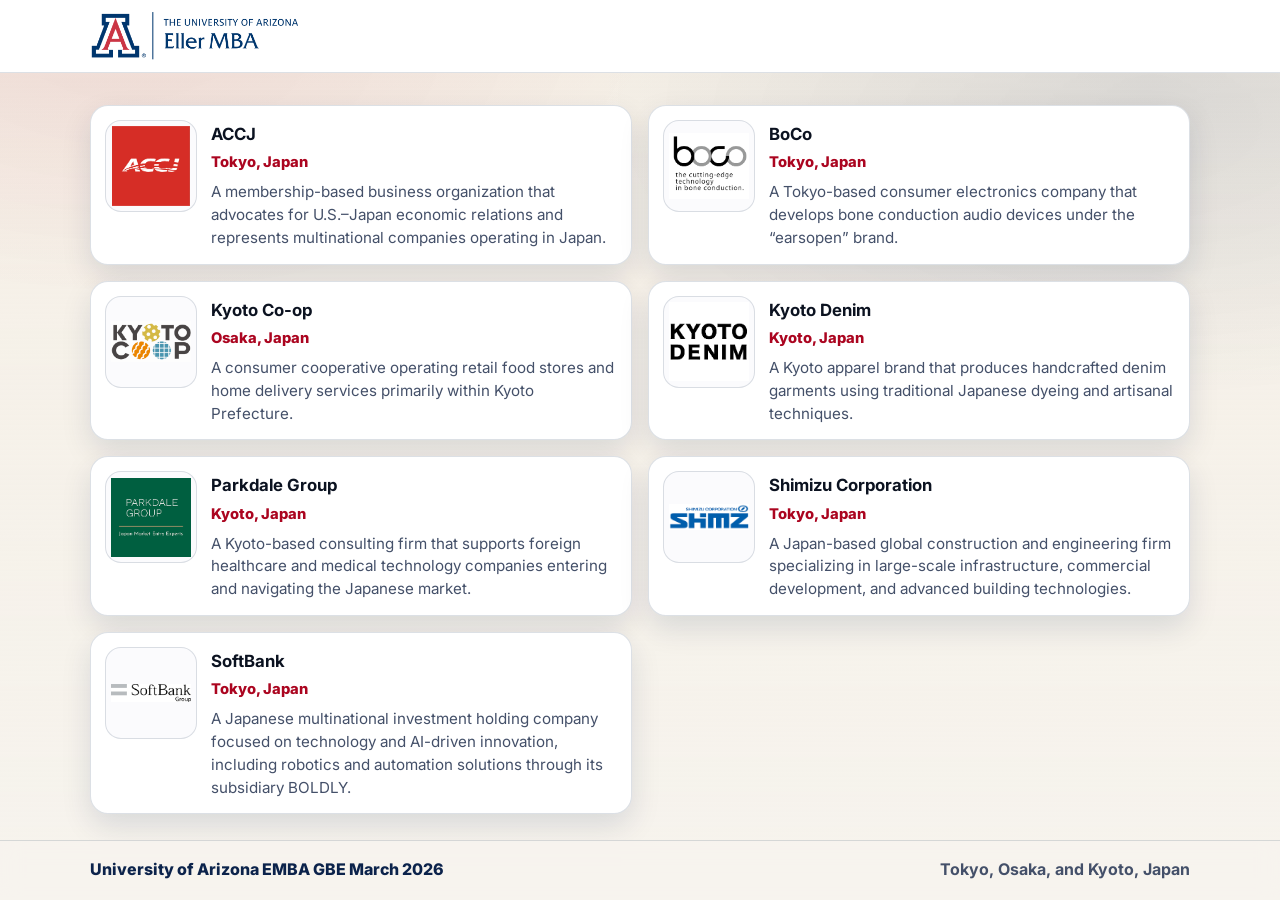
<file: index.html>
<!-- index.html -->
<!doctype html>
<html lang="en">
  <head>
    <meta charset="utf-8" />
    <meta name="viewport" content="width=device-width, initial-scale=1" />
    <title>Company Fact Sheets | University of Arizona Eller</title>
    <meta
      name="description"
      content="Company Fact Sheets: An EMBA research tool for company meetings and presentations. Find key company information, financials, and background sources."
    />
    <link rel="icon" href="images/arizona-logo.svg" type="image/svg+xml" />
    <link rel="stylesheet" href="styles.css" />
    <link rel="preconnect" href="https://fonts.googleapis.com" />
    <link rel="preconnect" href="https://fonts.gstatic.com" crossorigin />
    <link
      href="https://fonts.googleapis.com/css2?family=Inter:wght@400;600;700&family=Noto+Serif+JP:wght@500;600&display=swap"
      rel="stylesheet"
    />
  </head>

  <body>
    <a class="skip-link" href="#main">Skip to content</a>

    <header class="site-header">
      <div class="wrap header-inner">
        <a href="index.html" class="logo-link" aria-label="Company Fact Sheets home">
          <img src="images/eller-logo.png" alt="Eller School of Management logo" class="header-logo" />
        </a>
      </div>
    </header>

    <main id="main" class="site-main">
      <section id="companies" class="companies">
        <div class="wrap">
          <div class="grid">
            
            <article class="card">
              <a class="card-link" href="accj.html">
                <div class="logo-wrap">
                  <img
                    class="logo"
                    src="images/accj-logo.png"
                    alt="ACCJ logo"
                    loading="lazy"
                    onerror="this.closest('.logo-wrap').classList.add('logo-fallback')"
                  />
                  <div class="logo-fallback-text" aria-hidden="true">ACCJ</div>
                </div>

                <div class="card-body">
                  <h4 class="card-title">ACCJ</h4>
                  <p class="card-meta">Tokyo, Japan</p>
                  <p class="card-desc">
                    A membership-based business organization that advocates for U.S.–Japan economic relations and represents multinational companies operating in Japan.
                  </p>
                </div>
              </a>
            </article>

            <article class="card">
              <a class="card-link" href="boco.html">
                <div class="logo-wrap">
                  <img
                    class="logo"
                    src="images/boco-logo.png"
                    alt="BoCo logo"
                    loading="lazy"
                    onerror="this.closest('.logo-wrap').classList.add('logo-fallback')"
                  />
                  <div class="logo-fallback-text" aria-hidden="true">Boco</div>
                </div>

                <div class="card-body">
                  <h4 class="card-title">BoCo</h4>
                  <p class="card-meta">Tokyo, Japan</p>
                  <p class="card-desc">
                    A Tokyo-based consumer electronics company that develops bone conduction audio devices under the “earsopen” brand.
                  </p>
                </div>
              </a>
            </article>

            <article class="card">
              <a class="card-link" href="kyoto-coop.html">
                <div class="logo-wrap">
                  <img
                    class="logo"
                    src="images/kyoto-coop-logo.png"
                    alt="Kyoto Co-op logo"
                    loading="lazy"
                    onerror="this.closest('.logo-wrap').classList.add('logo-fallback')"
                  />
                  <div class="logo-fallback-text" aria-hidden="true">Kyoto Co-op</div>
                </div>

                <div class="card-body">
                  <h4 class="card-title">Kyoto Co-op</h4>
                  <p class="card-meta">Osaka, Japan</p>
                  <p class="card-desc">
                    A consumer cooperative operating retail food stores and home delivery services primarily within Kyoto Prefecture.
                  </p>
                </div>
              </a>
            </article>

            <article class="card">
              <a class="card-link" href="kyoto-denim.html">
                <div class="logo-wrap">
                  <img
                    class="logo"
                    src="images/kyoto-denim-logo.png"
                    alt="Kyoto Denim logo"
                    loading="lazy"
                    onerror="this.closest('.logo-wrap').classList.add('logo-fallback')"
                  />
                  <div class="logo-fallback-text" aria-hidden="true">KYOTO DENIM</div>
                </div>

                <div class="card-body">
                  <h4 class="card-title">Kyoto Denim</h4>
                  <p class="card-meta">Kyoto, Japan</p>
                  <p class="card-desc">
                    A Kyoto apparel brand that produces handcrafted denim garments using traditional Japanese dyeing and artisanal techniques.
                  </p>
                </div>
              </a>
            </article>

            <article class="card">
              <a class="card-link" href="parkdale-group.html">
                <div class="logo-wrap">
                  <img
                    class="logo"
                    src="images/parkdale-logo.png"
                    alt="Parkdale Group logo"
                    loading="lazy"
                    onerror="this.closest('.logo-wrap').classList.add('logo-fallback')"
                  />
                  <div class="logo-fallback-text" aria-hidden="true">Parkdale Group</div>
                </div>

                <div class="card-body">
                  <h4 class="card-title">Parkdale Group</h4>
                  <p class="card-meta">Kyoto, Japan</p>
                  <p class="card-desc">
                    A Kyoto-based consulting firm that supports foreign healthcare and medical technology companies entering and navigating the Japanese market.
                  </p>
                </div>
              </a>
            </article>            

            <article class="card">
              <a class="card-link" href="shimizu.html">
                <div class="logo-wrap">
                  <img
                    class="logo"
                    src="images/shimizu-logo.png"
                    alt="Shimizu Corporation logo"
                    loading="lazy"
                    onerror="this.closest('.logo-wrap').classList.add('logo-fallback')"
                  />
                  <div class="logo-fallback-text" aria-hidden="true">SHIMIZU</div>
                </div>

                <div class="card-body">
                  <h4 class="card-title">Shimizu Corporation</h4>
                  <p class="card-meta">Tokyo, Japan</p>
                  <p class="card-desc">
                    A Japan-based global construction and engineering firm specializing in large-scale infrastructure, commercial development, and advanced building technologies.
                  </p>
                </div>
              </a>
            </article>

            <article class="card">
              <a class="card-link" href="softbank.html">
                <div class="logo-wrap">
                  <img
                    class="logo"
                    src="images/softbank-logo.png"
                    alt="SoftBank logo"
                    loading="lazy"
                    onerror="this.closest('.logo-wrap').classList.add('logo-fallback')"
                  />
                  <div class="logo-fallback-text" aria-hidden="true">SoftBank</div>
                </div>

                <div class="card-body">
                  <h4 class="card-title">SoftBank</h4>
                  <p class="card-meta">Tokyo, Japan</p>
                  <p class="card-desc">
                    A Japanese multinational investment holding company focused on technology and AI-driven innovation, including robotics and automation solutions through its subsidiary BOLDLY.
                  </p>
                </div>
              </a>
            </article>

          </div>
        </div>
      </section>
    </main>

    <footer class="site-footer">
      <div class="wrap footer-inner">
        <p class="footer-text">University of Arizona EMBA GBE March 2026</p>
        <p class="footer-text subtle">Tokyo, Osaka, and Kyoto, Japan</p>
      </div>
    </footer>
  </body>
</html>
</file>
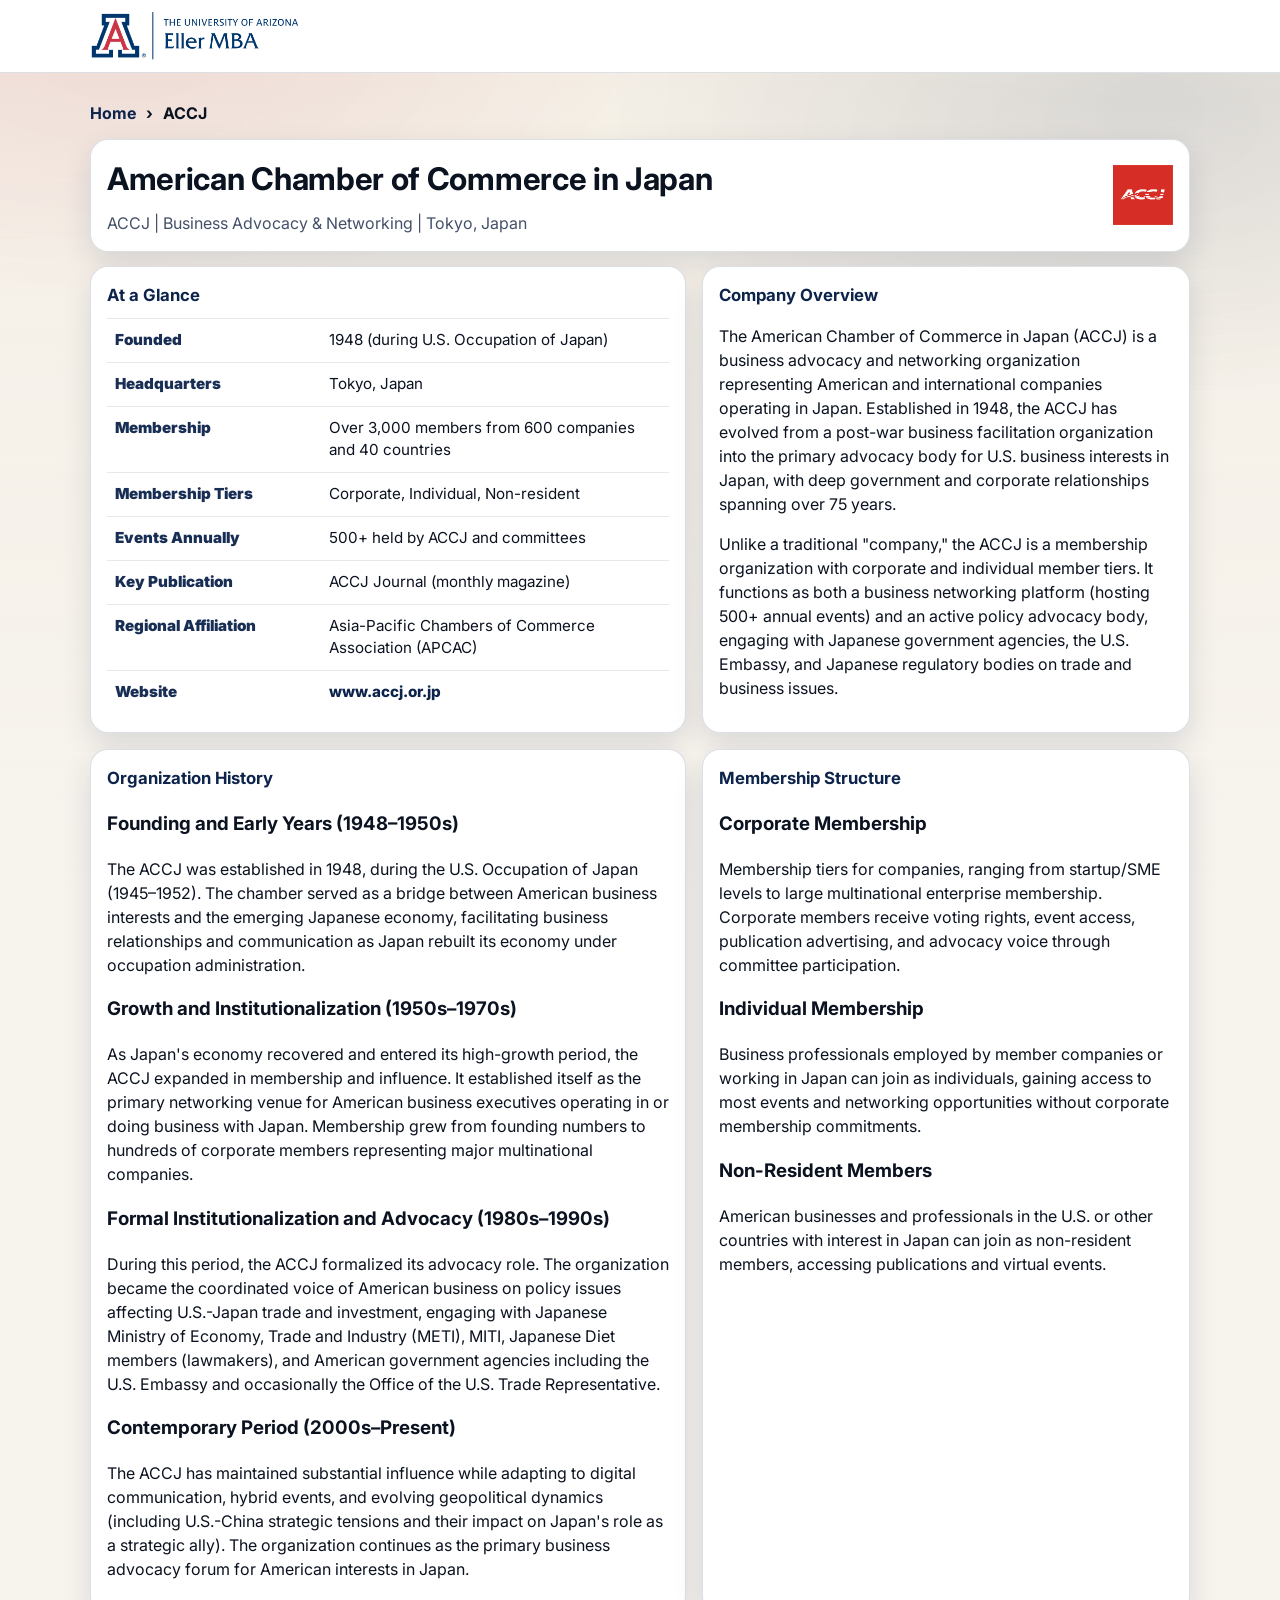
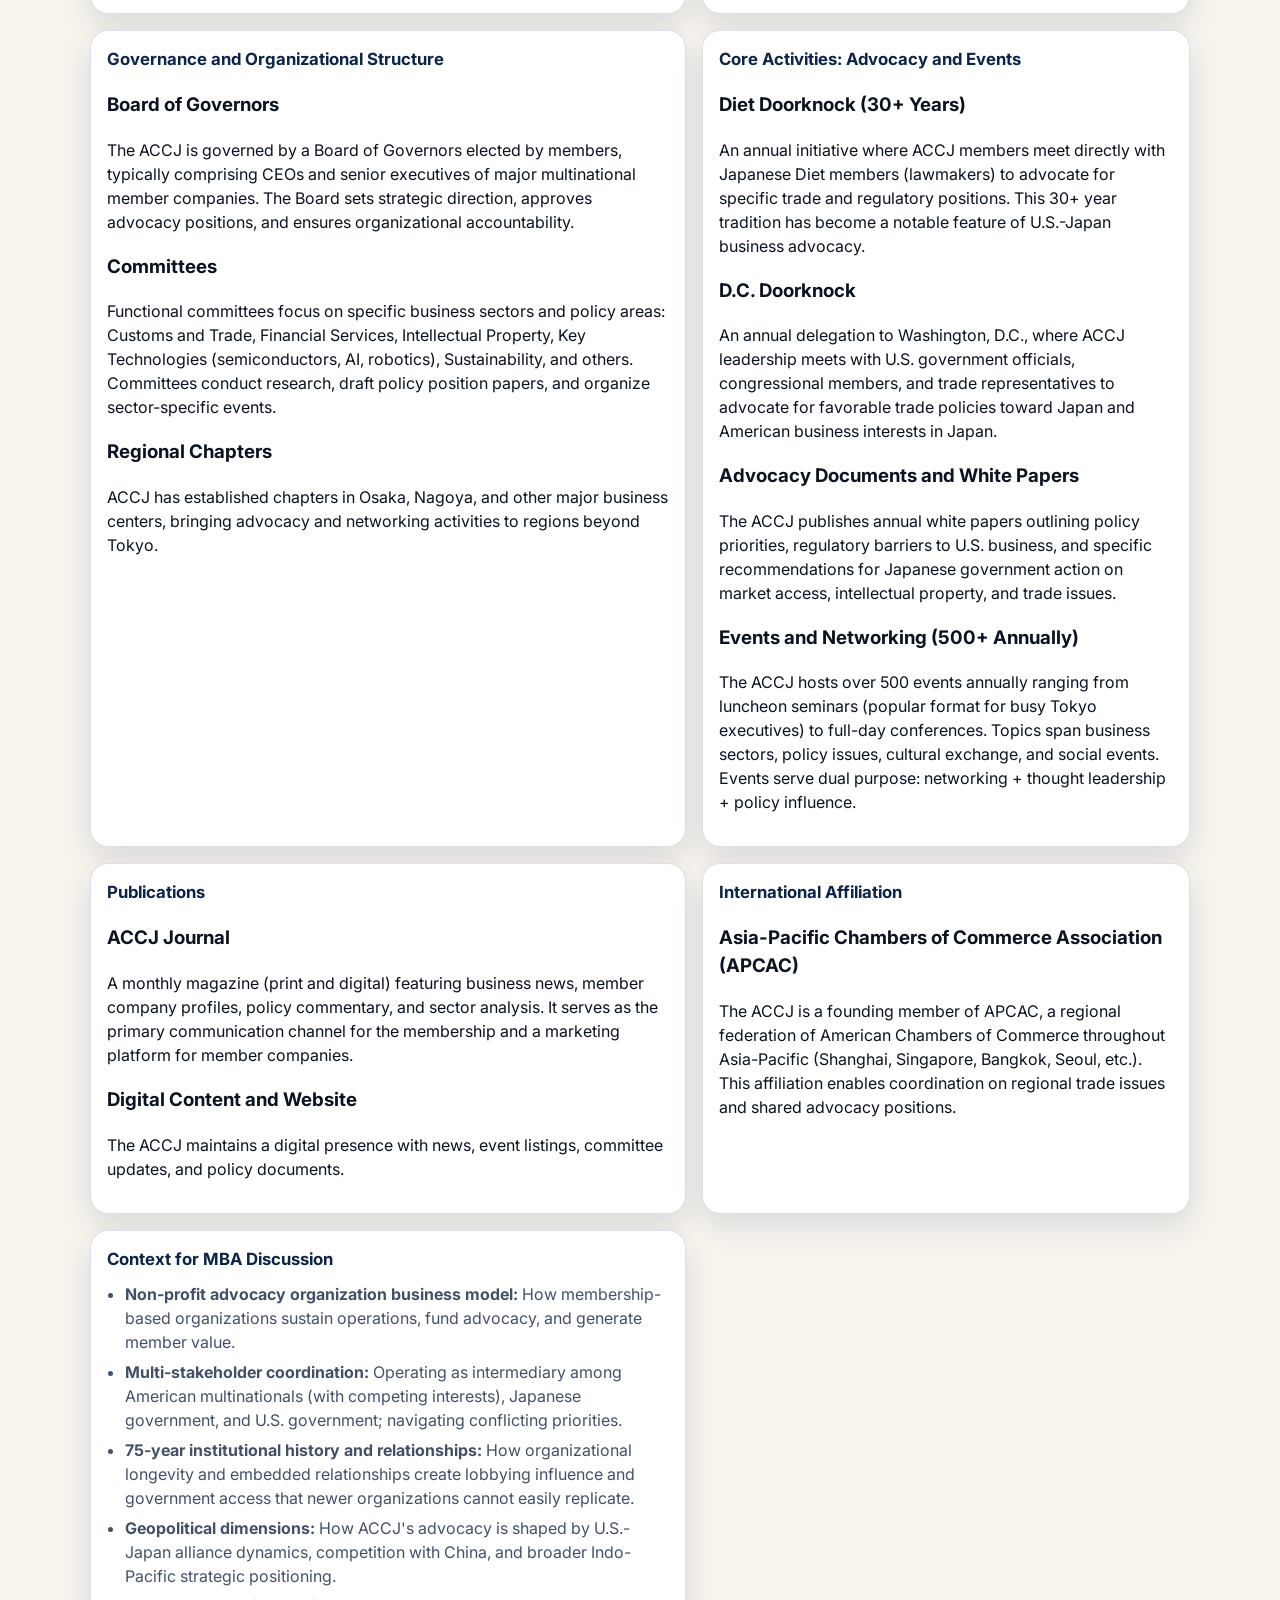
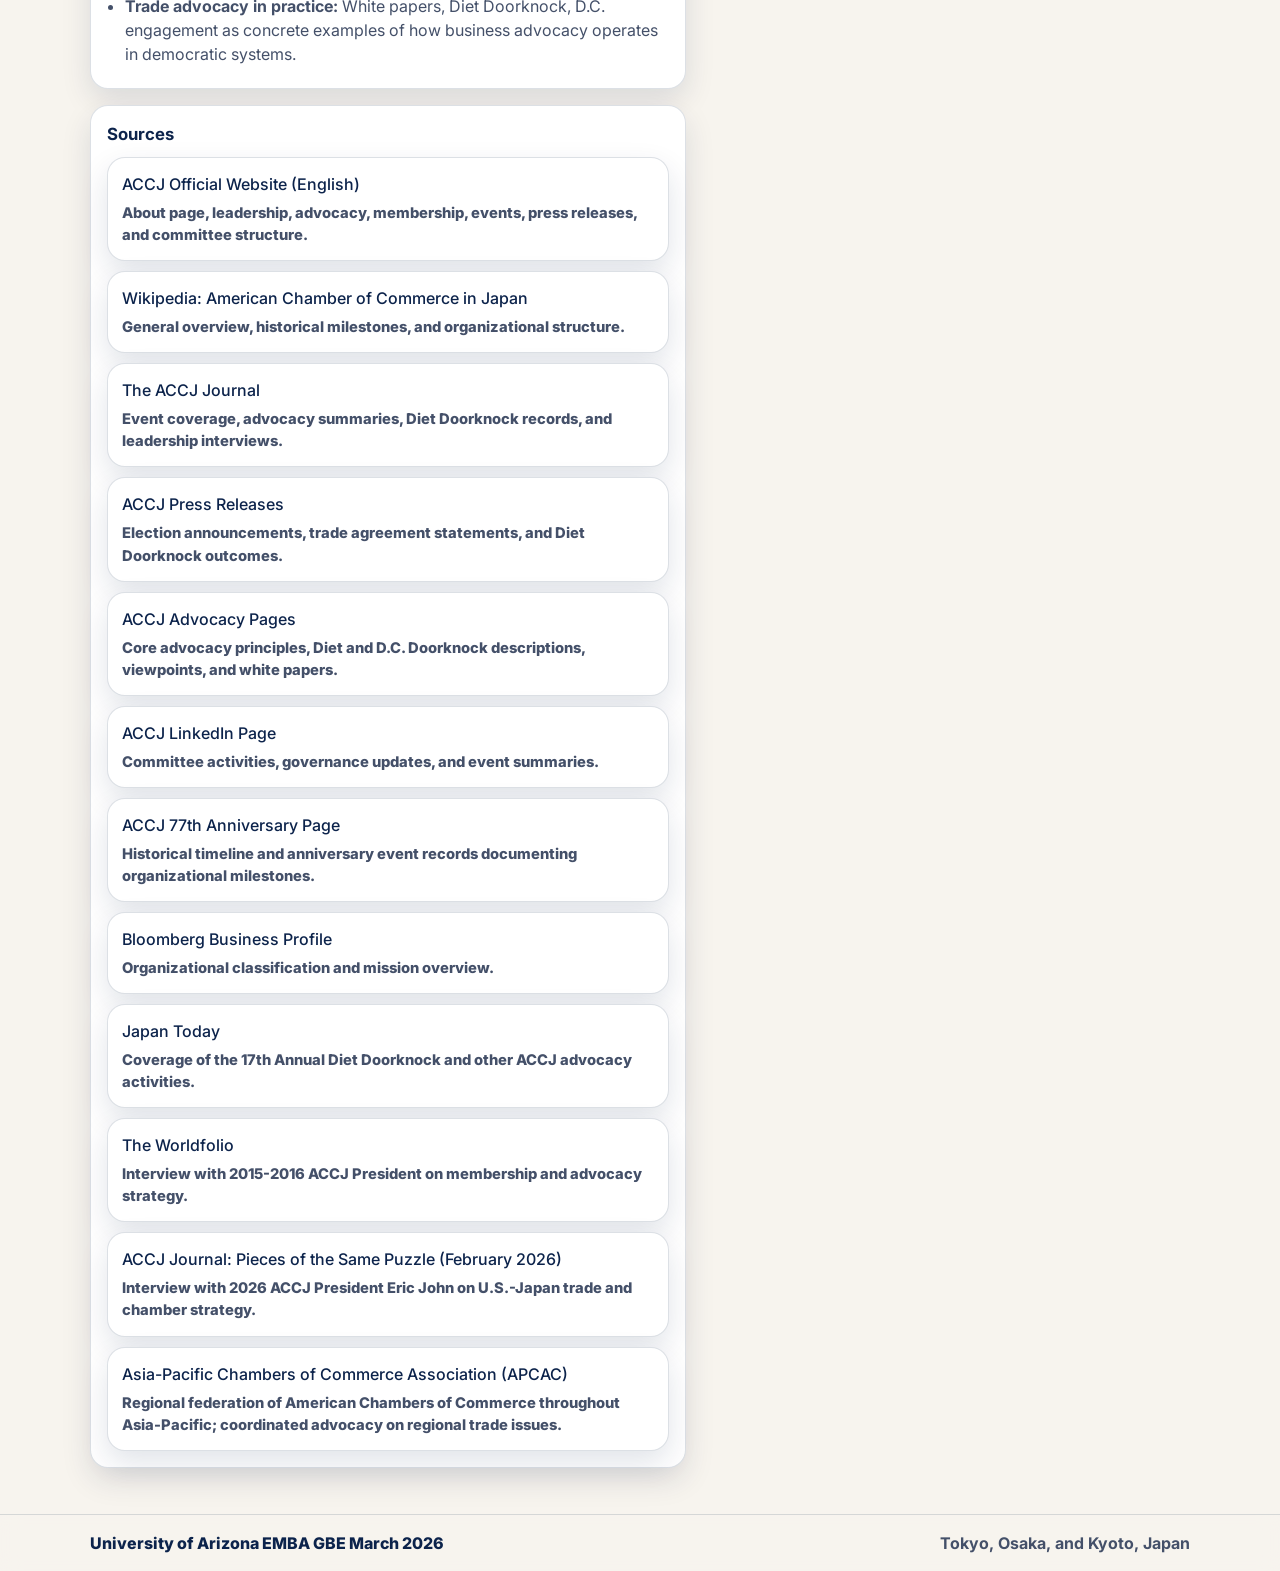
<file: accj.html>
<!doctype html>
<html lang="en">
  <head>
    <meta charset="utf-8" />
    <meta name="viewport" content="width=device-width, initial-scale=1" />
    <title>ACCJ | Fact Sheet</title>
    <meta name="description" content="American Chamber of Commerce in Japan fact sheet with key information for EMBA research and preparation." />
    <link rel="icon" href="images/arizona-logo.svg" type="image/svg+xml" />
    <link rel="stylesheet" href="styles.css" />
    <link rel="preconnect" href="https://fonts.googleapis.com" />
    <link rel="preconnect" href="https://fonts.gstatic.com" crossorigin />
    <link href="https://fonts.googleapis.com/css2?family=Inter:wght@400;600;700&family=Noto+Serif+JP:wght@500;600&display=swap" rel="stylesheet"/>
  </head>
  <body>
    <a class="skip-link" href="#main">Skip to content</a>
    <header class="site-header">
      <div class="wrap header-inner">
        <a href="index.html" class="logo-link" aria-label="Company Fact Sheets home">
          <img src="images/eller-logo.png" alt="Eller School of Management logo" class="header-logo" />
        </a>
      </div>
    </header>

    <main id="main" class="site-main">
      <div class="wrap page">
        <div class="breadcrumbs">
          <a href="index.html">Home</a>
          <span aria-hidden="true">›</span>
          <span>ACCJ</span>
        </div>

        <section class="page-head">
          <div>
            <h1 class="page-title">American Chamber of Commerce in Japan</h1>
            <p class="page-subtitle">ACCJ | Business Advocacy & Networking | Tokyo, Japan</p>
          </div>
          <img src="images/accj-logo.png" alt="ACCJ logo" class="page-head-logo" />
        </section>

        <div class="content-grid">
          <section class="panel">
            <h2>At a Glance</h2>
            <table class="kv" aria-label="Key facts about ACCJ">
              <tbody>
                <tr><th scope="row">Founded</th><td>1948 (during U.S. Occupation of Japan)</td></tr>
                <tr><th scope="row">Headquarters</th><td>Tokyo, Japan</td></tr>
                <tr><th scope="row">Membership</th><td>Over 3,000 members from 600 companies and 40 countries</td></tr>
                <tr><th scope="row">Membership Tiers</th><td>Corporate, Individual, Non-resident</td></tr>
                <tr><th scope="row">Events Annually</th><td>500+ held by ACCJ and committees</td></tr>
                <tr><th scope="row">Key Publication</th><td>ACCJ Journal (monthly magazine)</td></tr>
                <tr><th scope="row">Regional Affiliation</th><td>Asia-Pacific Chambers of Commerce Association (APCAC)</td></tr>
                <tr><th scope="row">Website</th><td><a href="https://www.accj.or.jp/" target="_blank" rel="noopener">www.accj.or.jp</a></td></tr>
              </tbody>
            </table>
          </section>

          <section class="panel">
            <h2>Company Overview</h2>
            <p>The American Chamber of Commerce in Japan (ACCJ) is a business advocacy and networking organization representing American and international companies operating in Japan. Established in 1948, the ACCJ has evolved from a post-war business facilitation organization into the primary advocacy body for U.S. business interests in Japan, with deep government and corporate relationships spanning over 75 years.</p>
            <p>Unlike a traditional "company," the ACCJ is a membership organization with corporate and individual member tiers. It functions as both a business networking platform (hosting 500+ annual events) and an active policy advocacy body, engaging with Japanese government agencies, the U.S. Embassy, and Japanese regulatory bodies on trade and business issues.</p>
          </section>

          <section class="panel">
            <h2>Organization History</h2>
            <h3>Founding and Early Years (1948–1950s)</h3>
            <p>The ACCJ was established in 1948, during the U.S. Occupation of Japan (1945–1952). The chamber served as a bridge between American business interests and the emerging Japanese economy, facilitating business relationships and communication as Japan rebuilt its economy under occupation administration.</p>

            <h3>Growth and Institutionalization (1950s–1970s)</h3>
            <p>As Japan's economy recovered and entered its high-growth period, the ACCJ expanded in membership and influence. It established itself as the primary networking venue for American business executives operating in or doing business with Japan. Membership grew from founding numbers to hundreds of corporate members representing major multinational companies.</p>

            <h3>Formal Institutionalization and Advocacy (1980s–1990s)</h3>
            <p>During this period, the ACCJ formalized its advocacy role. The organization became the coordinated voice of American business on policy issues affecting U.S.-Japan trade and investment, engaging with Japanese Ministry of Economy, Trade and Industry (METI), MITI, Japanese Diet members (lawmakers), and American government agencies including the U.S. Embassy and occasionally the Office of the U.S. Trade Representative.</p>

            <h3>Contemporary Period (2000s–Present)</h3>
            <p>The ACCJ has maintained substantial influence while adapting to digital communication, hybrid events, and evolving geopolitical dynamics (including U.S.-China strategic tensions and their impact on Japan's role as a strategic ally). The organization continues as the primary business advocacy forum for American interests in Japan.</p>
          </section>

          <section class="panel">
            <h2>Membership Structure</h2>
            <h3>Corporate Membership</h3>
            <p>Membership tiers for companies, ranging from startup/SME levels to large multinational enterprise membership. Corporate members receive voting rights, event access, publication advertising, and advocacy voice through committee participation.</p>

            <h3>Individual Membership</h3>
            <p>Business professionals employed by member companies or working in Japan can join as individuals, gaining access to most events and networking opportunities without corporate membership commitments.</p>

            <h3>Non-Resident Members</h3>
            <p>American businesses and professionals in the U.S. or other countries with interest in Japan can join as non-resident members, accessing publications and virtual events.</p>
          </section>

          <section class="panel">
            <h2>Governance and Organizational Structure</h2>
            <h3>Board of Governors</h3>
            <p>The ACCJ is governed by a Board of Governors elected by members, typically comprising CEOs and senior executives of major multinational member companies. The Board sets strategic direction, approves advocacy positions, and ensures organizational accountability.</p>

            <h3>Committees</h3>
            <p>Functional committees focus on specific business sectors and policy areas: Customs and Trade, Financial Services, Intellectual Property, Key Technologies (semiconductors, AI, robotics), Sustainability, and others. Committees conduct research, draft policy position papers, and organize sector-specific events.</p>

            <h3>Regional Chapters</h3>
            <p>ACCJ has established chapters in Osaka, Nagoya, and other major business centers, bringing advocacy and networking activities to regions beyond Tokyo.</p>
          </section>

          <section class="panel">
            <h2>Core Activities: Advocacy and Events</h2>
            <h3>Diet Doorknock (30+ Years)</h3>
            <p>An annual initiative where ACCJ members meet directly with Japanese Diet members (lawmakers) to advocate for specific trade and regulatory positions. This 30+ year tradition has become a notable feature of U.S.-Japan business advocacy.</p>

            <h3>D.C. Doorknock</h3>
            <p>An annual delegation to Washington, D.C., where ACCJ leadership meets with U.S. government officials, congressional members, and trade representatives to advocate for favorable trade policies toward Japan and American business interests in Japan.</p>

            <h3>Advocacy Documents and White Papers</h3>
            <p>The ACCJ publishes annual white papers outlining policy priorities, regulatory barriers to U.S. business, and specific recommendations for Japanese government action on market access, intellectual property, and trade issues.</p>

            <h3>Events and Networking (500+ Annually)</h3>
            <p>The ACCJ hosts over 500 events annually ranging from luncheon seminars (popular format for busy Tokyo executives) to full-day conferences. Topics span business sectors, policy issues, cultural exchange, and social events. Events serve dual purpose: networking + thought leadership + policy influence.</p>
          </section>

          <section class="panel">
            <h2>Publications</h2>
            <h3>ACCJ Journal</h3>
            <p>A monthly magazine (print and digital) featuring business news, member company profiles, policy commentary, and sector analysis. It serves as the primary communication channel for the membership and a marketing platform for member companies.</p>

            <h3>Digital Content and Website</h3>
            <p>The ACCJ maintains a digital presence with news, event listings, committee updates, and policy documents.</p>
          </section>

          <section class="panel">
            <h2>International Affiliation</h2>
            <h3>Asia-Pacific Chambers of Commerce Association (APCAC)</h3>
            <p>The ACCJ is a founding member of APCAC, a regional federation of American Chambers of Commerce throughout Asia-Pacific (Shanghai, Singapore, Bangkok, Seoul, etc.). This affiliation enables coordination on regional trade issues and shared advocacy positions.</p>
          </section>

          <section class="panel">
            <h2>Context for MBA Discussion</h2>
            <ul class="list">
              <li><strong>Non-profit advocacy organization business model:</strong> How membership-based organizations sustain operations, fund advocacy, and generate member value.</li>
              <li><strong>Multi-stakeholder coordination:</strong> Operating as intermediary among American multinationals (with competing interests), Japanese government, and U.S. government; navigating conflicting priorities.</li>
              <li><strong>75-year institutional history and relationships:</strong> How organizational longevity and embedded relationships create lobbying influence and government access that newer organizations cannot easily replicate.</li>
              <li><strong>Geopolitical dimensions:</strong> How ACCJ's advocacy is shaped by U.S.-Japan alliance dynamics, competition with China, and broader Indo-Pacific strategic positioning.</li>
              <li><strong>Trade advocacy in practice:</strong> White papers, Diet Doorknock, D.C. engagement as concrete examples of how business advocacy operates in democratic systems.</li>
            </ul>
          </section>

          <section class="panel"></section>

          <section class="panel">
            <h2>Sources</h2>
            <div class="sources">
              <a class="source-link" href="https://www.accj.or.jp/" target="_blank" rel="noopener">
                <div>ACCJ Official Website (English)</div>
                <div class="small">About page, leadership, advocacy, membership, events, press releases, and committee structure.</div>
              </a>
              <a class="source-link" href="https://en.wikipedia.org/wiki/American_Chamber_of_Commerce_in_Japan" target="_blank" rel="noopener">
                <div>Wikipedia: American Chamber of Commerce in Japan</div>
                <div class="small">General overview, historical milestones, and organizational structure.</div>
              </a>
              <a class="source-link" href="https://journal.accj.or.jp/" target="_blank" rel="noopener">
                <div>The ACCJ Journal</div>
                <div class="small">Event coverage, advocacy summaries, Diet Doorknock records, and leadership interviews.</div>
              </a>
              <a class="source-link" href="https://www.accj.or.jp/accj-press-releases" target="_blank" rel="noopener">
                <div>ACCJ Press Releases</div>
                <div class="small">Election announcements, trade agreement statements, and Diet Doorknock outcomes.</div>
              </a>
              <a class="source-link" href="https://www.accj.or.jp/advocacy" target="_blank" rel="noopener">
                <div>ACCJ Advocacy Pages</div>
                <div class="small">Core advocacy principles, Diet and D.C. Doorknock descriptions, viewpoints, and white papers.</div>
              </a>
              <a class="source-link" href="https://www.linkedin.com/company/american-chamber-of-commerce-in-japan" target="_blank" rel="noopener">
                <div>ACCJ LinkedIn Page</div>
                <div class="small">Committee activities, governance updates, and event summaries.</div>
              </a>
              <a class="source-link" href="https://www.accj.or.jp/77-years" target="_blank" rel="noopener">
                <div>ACCJ 77th Anniversary Page</div>
                <div class="small">Historical timeline and anniversary event records documenting organizational milestones.</div>
              </a>
              <a class="source-link" href="https://www.bloomberg.com/" target="_blank" rel="noopener">
                <div>Bloomberg Business Profile</div>
                <div class="small">Organizational classification and mission overview.</div>
              </a>
              <a class="source-link" href="https://www.japantoday.com/" target="_blank" rel="noopener">
                <div>Japan Today</div>
                <div class="small">Coverage of the 17th Annual Diet Doorknock and other ACCJ advocacy activities.</div>
              </a>
              <a class="source-link" href="https://www.theworldfolio.com/" target="_blank" rel="noopener">
                <div>The Worldfolio</div>
                <div class="small">Interview with 2015-2016 ACCJ President on membership and advocacy strategy.</div>
              </a>
              <a class="source-link" href="https://journal.accj.or.jp/" target="_blank" rel="noopener">
                <div>ACCJ Journal: Pieces of the Same Puzzle (February 2026)</div>
                <div class="small">Interview with 2026 ACCJ President Eric John on U.S.-Japan trade and chamber strategy.</div>
              </a>
              <a class="source-link" href="https://www.apcac.org/" target="_blank" rel="noopener">
                <div>Asia-Pacific Chambers of Commerce Association (APCAC)</div>
                <div class="small">Regional federation of American Chambers of Commerce throughout Asia-Pacific; coordinated advocacy on regional trade issues.</div>
              </a>
            </div>
          </section>
        </div>
      </div>
    </main>

    <footer class="site-footer">
      <div class="wrap footer-inner">
        <p class="footer-text">University of Arizona EMBA GBE March 2026</p>
        <p class="footer-text subtle">Tokyo, Osaka, and Kyoto, Japan</p>
      </div>
    </footer>
  </body>
</html>
</file>
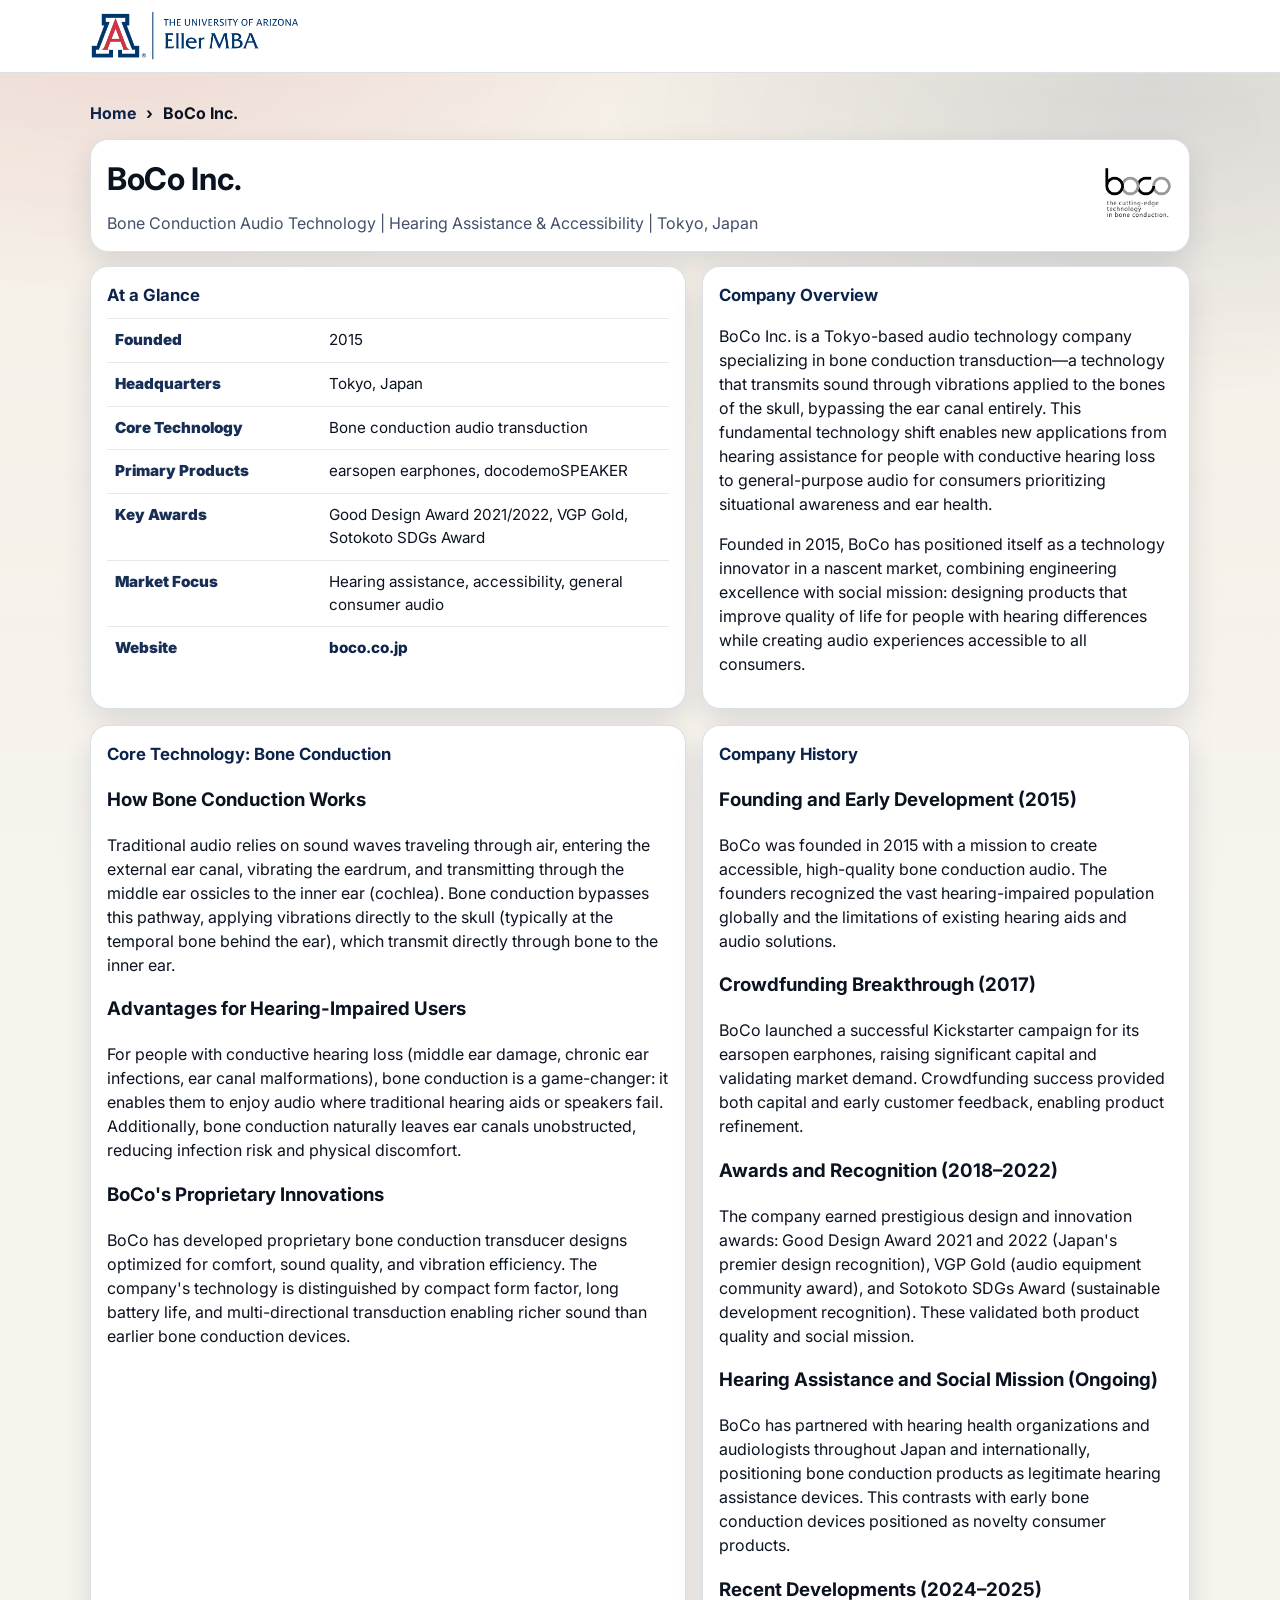
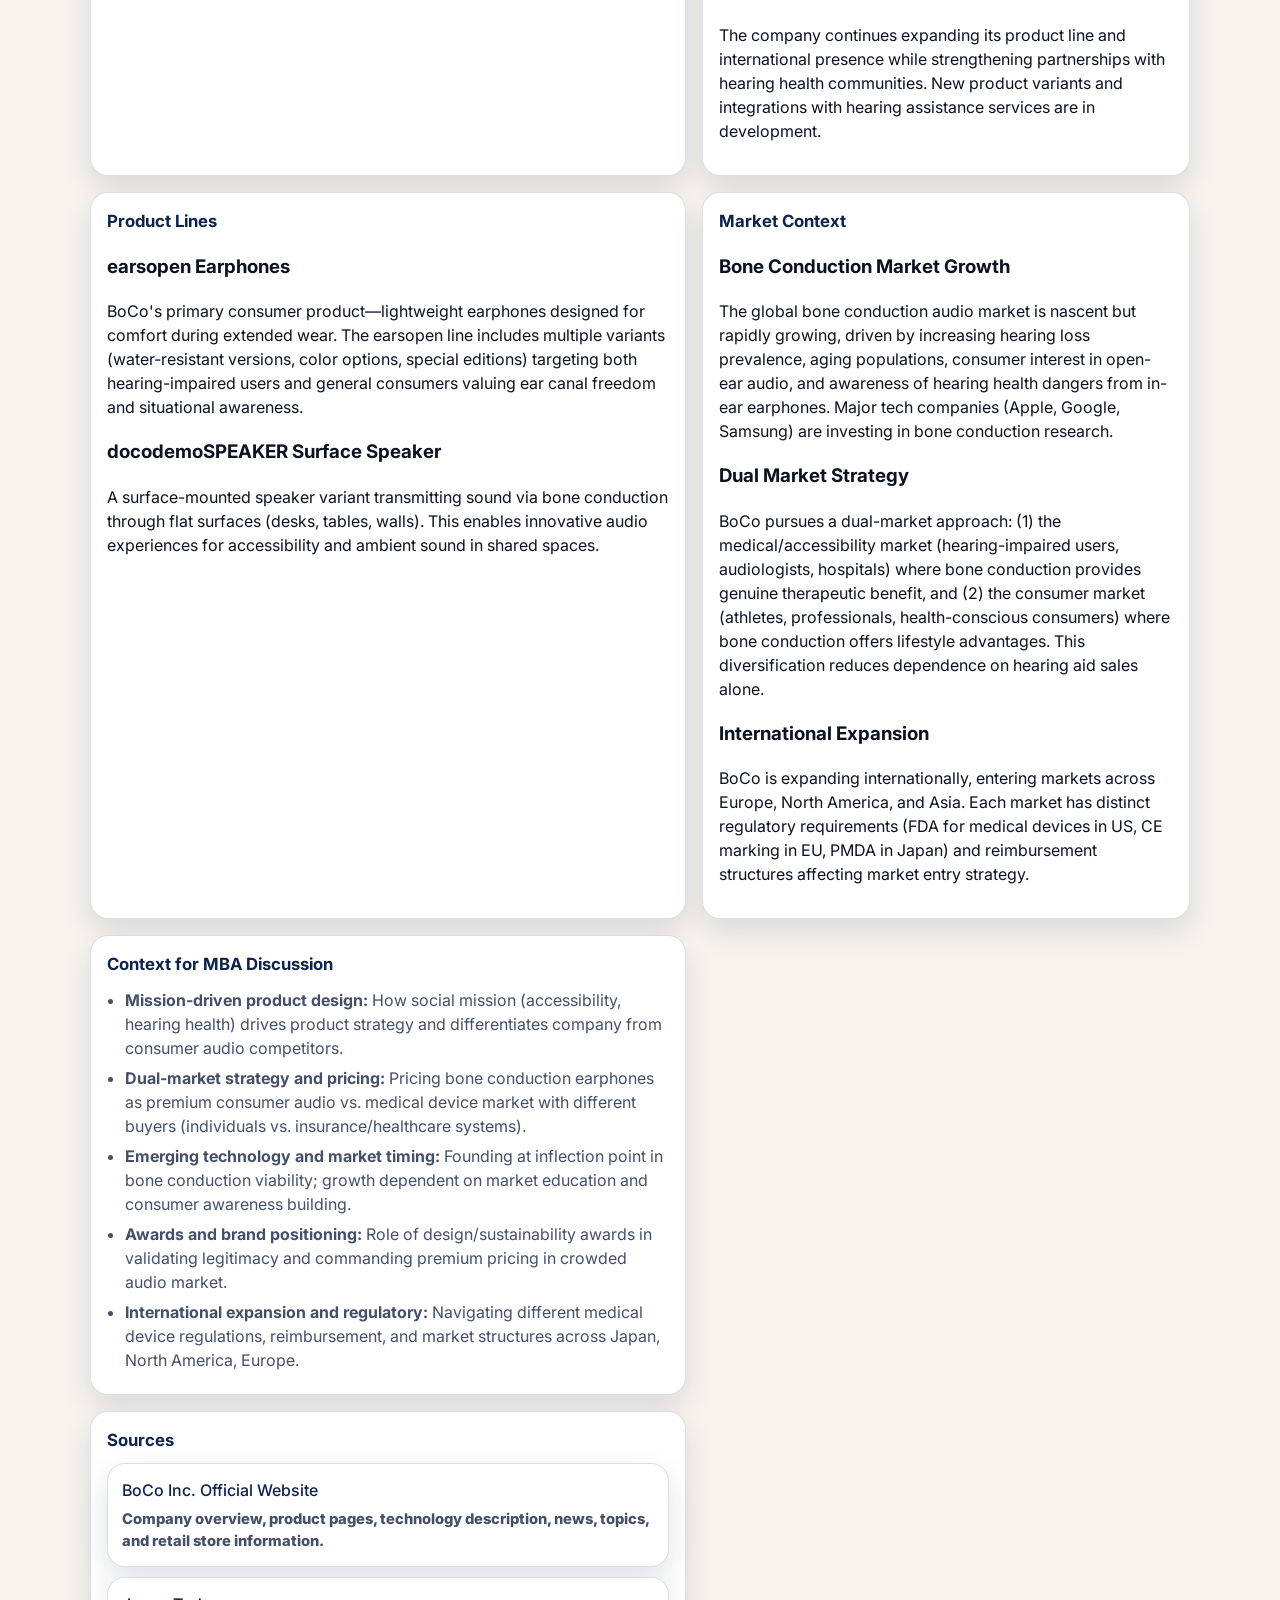
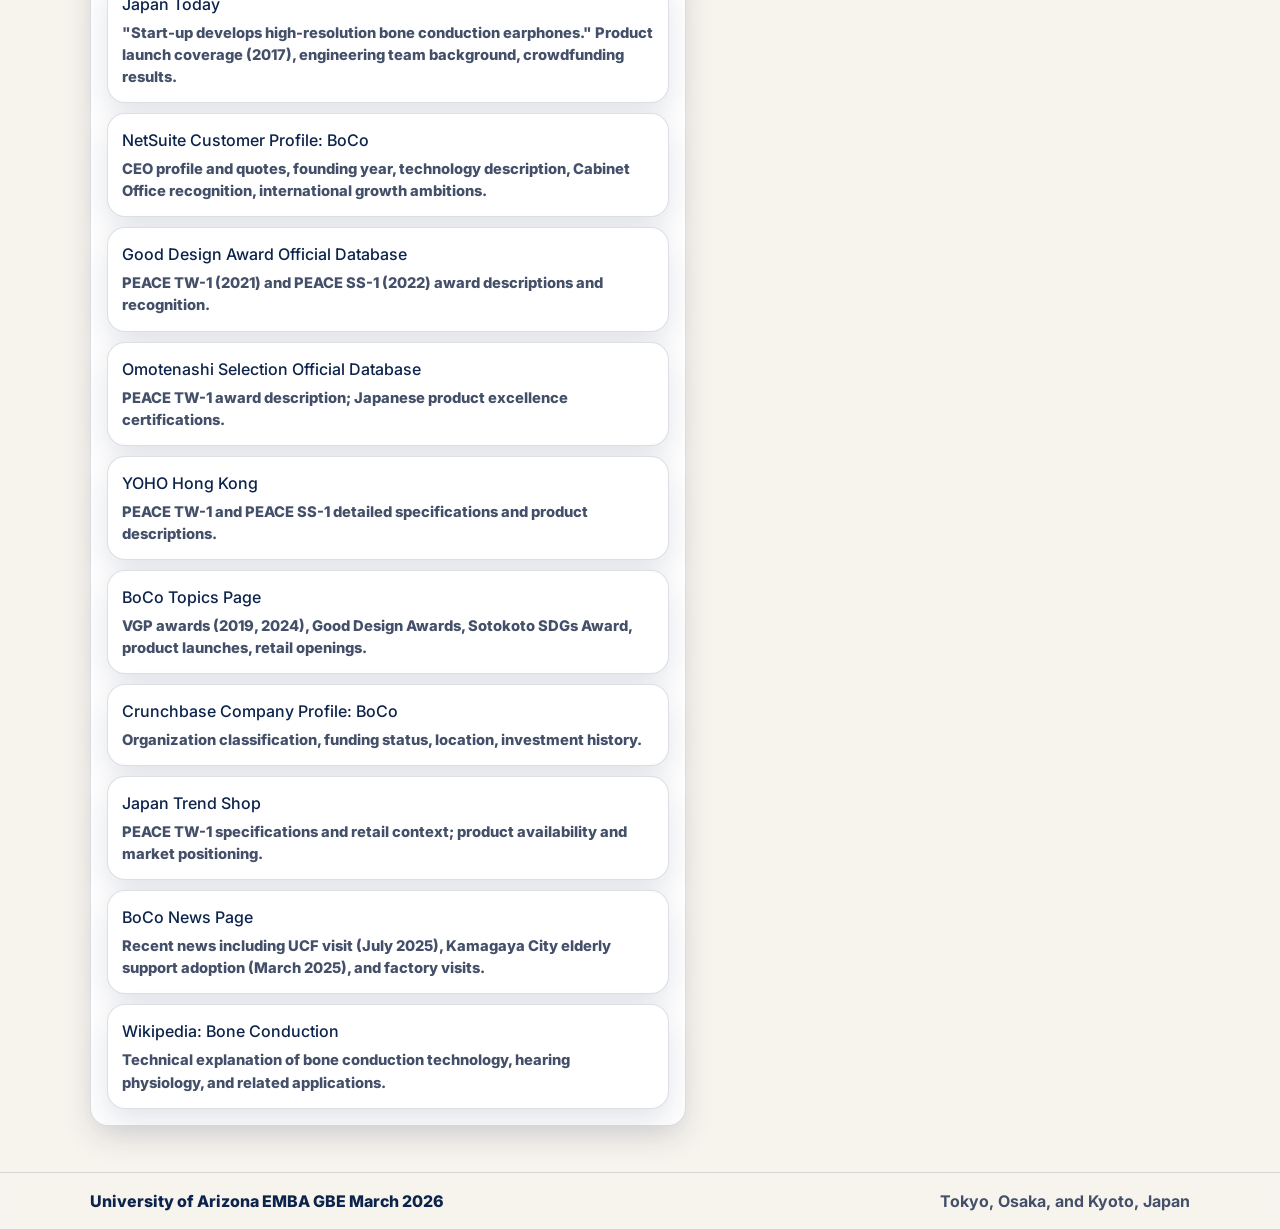
<file: boco.html>
<!doctype html>
<html lang="en">
  <head>
    <meta charset="utf-8" />
    <meta name="viewport" content="width=device-width, initial-scale=1" />
    <title>BoCo Inc. | Fact Sheet</title>
    <meta name="description" content="BoCo Inc. company fact sheet with key information for EMBA research and preparation." />
    <link rel="icon" href="images/arizona-logo.svg" type="image/svg+xml" />
    <link rel="stylesheet" href="styles.css" />
    <link rel="preconnect" href="https://fonts.googleapis.com" />
    <link rel="preconnect" href="https://fonts.gstatic.com" crossorigin />
    <link href="https://fonts.googleapis.com/css2?family=Inter:wght@400;600;700&family=Noto+Serif+JP:wght@500;600&display=swap" rel="stylesheet"/>
  </head>
  <body>
    <a class="skip-link" href="#main">Skip to content</a>
    <header class="site-header">
      <div class="wrap header-inner">
        <a href="index.html" class="logo-link" aria-label="Company Fact Sheets home">
          <img src="images/eller-logo.png" alt="Eller School of Management logo" class="header-logo" />
        </a>
      </div>
    </header>

    <main id="main" class="site-main">
      <div class="wrap page">
        <div class="breadcrumbs">
          <a href="index.html">Home</a>
          <span aria-hidden="true">›</span>
          <span>BoCo Inc.</span>
        </div>

        <section class="page-head">
          <div>
            <h1 class="page-title">BoCo Inc.</h1>
            <p class="page-subtitle">Bone Conduction Audio Technology | Hearing Assistance & Accessibility | Tokyo, Japan</p>
          </div>
          <img src="images/boco-logo.png" alt="BoCo Inc. logo" class="page-head-logo" />
        </section>

        <div class="content-grid">
          <section class="panel">
            <h2>At a Glance</h2>
            <table class="kv" aria-label="Key facts about BoCo Inc.">
              <tbody>
                <tr><th scope="row">Founded</th><td>2015</td></tr>
                <tr><th scope="row">Headquarters</th><td>Tokyo, Japan</td></tr>
                <tr><th scope="row">Core Technology</th><td>Bone conduction audio transduction</td></tr>
                <tr><th scope="row">Primary Products</th><td>earsopen earphones, docodemoSPEAKER</td></tr>
                <tr><th scope="row">Key Awards</th><td>Good Design Award 2021/2022, VGP Gold, Sotokoto SDGs Award</td></tr>
                <tr><th scope="row">Market Focus</th><td>Hearing assistance, accessibility, general consumer audio</td></tr>
                <tr><th scope="row">Website</th><td><a href="https://boco.co.jp" target="_blank" rel="noopener">boco.co.jp</a></td></tr>
              </tbody>
            </table>
          </section>

          <section class="panel">
            <h2>Company Overview</h2>
            <p>BoCo Inc. is a Tokyo-based audio technology company specializing in bone conduction transduction—a technology that transmits sound through vibrations applied to the bones of the skull, bypassing the ear canal entirely. This fundamental technology shift enables new applications from hearing assistance for people with conductive hearing loss to general-purpose audio for consumers prioritizing situational awareness and ear health.</p>
            <p>Founded in 2015, BoCo has positioned itself as a technology innovator in a nascent market, combining engineering excellence with social mission: designing products that improve quality of life for people with hearing differences while creating audio experiences accessible to all consumers.</p>
          </section>

          <section class="panel">
            <h2>Core Technology: Bone Conduction</h2>
            <h3>How Bone Conduction Works</h3>
            <p>Traditional audio relies on sound waves traveling through air, entering the external ear canal, vibrating the eardrum, and transmitting through the middle ear ossicles to the inner ear (cochlea). Bone conduction bypasses this pathway, applying vibrations directly to the skull (typically at the temporal bone behind the ear), which transmit directly through bone to the inner ear.</p>

            <h3>Advantages for Hearing-Impaired Users</h3>
            <p>For people with conductive hearing loss (middle ear damage, chronic ear infections, ear canal malformations), bone conduction is a game-changer: it enables them to enjoy audio where traditional hearing aids or speakers fail. Additionally, bone conduction naturally leaves ear canals unobstructed, reducing infection risk and physical discomfort.</p>

            <h3>BoCo's Proprietary Innovations</h3>
            <p>BoCo has developed proprietary bone conduction transducer designs optimized for comfort, sound quality, and vibration efficiency. The company's technology is distinguished by compact form factor, long battery life, and multi-directional transduction enabling richer sound than earlier bone conduction devices.</p>
          </section>

          <section class="panel">
            <h2>Company History</h2>
            <h3>Founding and Early Development (2015)</h3>
            <p>BoCo was founded in 2015 with a mission to create accessible, high-quality bone conduction audio. The founders recognized the vast hearing-impaired population globally and the limitations of existing hearing aids and audio solutions.</p>

            <h3>Crowdfunding Breakthrough (2017)</h3>
            <p>BoCo launched a successful Kickstarter campaign for its earsopen earphones, raising significant capital and validating market demand. Crowdfunding success provided both capital and early customer feedback, enabling product refinement.</p>

            <h3>Awards and Recognition (2018–2022)</h3>
            <p>The company earned prestigious design and innovation awards: Good Design Award 2021 and 2022 (Japan's premier design recognition), VGP Gold (audio equipment community award), and Sotokoto SDGs Award (sustainable development recognition). These validated both product quality and social mission.</p>

            <h3>Hearing Assistance and Social Mission (Ongoing)</h3>
            <p>BoCo has partnered with hearing health organizations and audiologists throughout Japan and internationally, positioning bone conduction products as legitimate hearing assistance devices. This contrasts with early bone conduction devices positioned as novelty consumer products.</p>

            <h3>Recent Developments (2024–2025)</h3>
            <p>The company continues expanding its product line and international presence while strengthening partnerships with hearing health communities. New product variants and integrations with hearing assistance services are in development.</p>
          </section>

          <section class="panel">
            <h2>Product Lines</h2>
            <h3>earsopen Earphones</h3>
            <p>BoCo's primary consumer product—lightweight earphones designed for comfort during extended wear. The earsopen line includes multiple variants (water-resistant versions, color options, special editions) targeting both hearing-impaired users and general consumers valuing ear canal freedom and situational awareness.</p>

            <h3>docodemoSPEAKER Surface Speaker</h3>
            <p>A surface-mounted speaker variant transmitting sound via bone conduction through flat surfaces (desks, tables, walls). This enables innovative audio experiences for accessibility and ambient sound in shared spaces.</p>
          </section>

          <section class="panel">
            <h2>Market Context</h2>
            <h3>Bone Conduction Market Growth</h3>
            <p>The global bone conduction audio market is nascent but rapidly growing, driven by increasing hearing loss prevalence, aging populations, consumer interest in open-ear audio, and awareness of hearing health dangers from in-ear earphones. Major tech companies (Apple, Google, Samsung) are investing in bone conduction research.</p>

            <h3>Dual Market Strategy</h3>
            <p>BoCo pursues a dual-market approach: (1) the medical/accessibility market (hearing-impaired users, audiologists, hospitals) where bone conduction provides genuine therapeutic benefit, and (2) the consumer market (athletes, professionals, health-conscious consumers) where bone conduction offers lifestyle advantages. This diversification reduces dependence on hearing aid sales alone.</p>

            <h3>International Expansion</h3>
            <p>BoCo is expanding internationally, entering markets across Europe, North America, and Asia. Each market has distinct regulatory requirements (FDA for medical devices in US, CE marking in EU, PMDA in Japan) and reimbursement structures affecting market entry strategy.</p>
          </section>

          <section class="panel">
            <h2>Context for MBA Discussion</h2>
            <ul class="list">
              <li><strong>Mission-driven product design:</strong> How social mission (accessibility, hearing health) drives product strategy and differentiates company from consumer audio competitors.</li>
              <li><strong>Dual-market strategy and pricing:</strong> Pricing bone conduction earphones as premium consumer audio vs. medical device market with different buyers (individuals vs. insurance/healthcare systems).</li>
              <li><strong>Emerging technology and market timing:</strong> Founding at inflection point in bone conduction viability; growth dependent on market education and consumer awareness building.</li>
              <li><strong>Awards and brand positioning:</strong> Role of design/sustainability awards in validating legitimacy and commanding premium pricing in crowded audio market.</li>
              <li><strong>International expansion and regulatory:</strong> Navigating different medical device regulations, reimbursement, and market structures across Japan, North America, Europe.</li>
            </ul>
          </section>

          <section class="panel"></section>

          <section class="panel">
            <h2>Sources</h2>
            <div class="sources">
              <a class="source-link" href="https://boco.co.jp/" target="_blank" rel="noopener">
                <div>BoCo Inc. Official Website</div>
                <div class="small">Company overview, product pages, technology description, news, topics, and retail store information.</div>
              </a>
              <a class="source-link" href="https://japantoday.com/" target="_blank" rel="noopener">
                <div>Japan Today</div>
                <div class="small">"Start-up develops high-resolution bone conduction earphones." Product launch coverage (2017), engineering team background, crowdfunding results.</div>
              </a>
              <a class="source-link" href="https://www.netsuite.com/portal/resource/articles/erp/picking-up-good-vibrations-the-rise-of-bone-conduction-technology.shtml" target="_blank" rel="noopener">
                <div>NetSuite Customer Profile: BoCo</div>
                <div class="small">CEO profile and quotes, founding year, technology description, Cabinet Office recognition, international growth ambitions.</div>
              </a>
              <a class="source-link" href="https://g-mark.org/" target="_blank" rel="noopener">
                <div>Good Design Award Official Database</div>
                <div class="small">PEACE TW-1 (2021) and PEACE SS-1 (2022) award descriptions and recognition.</div>
              </a>
              <a class="source-link" href="https://www.omotenashinippon.jp/" target="_blank" rel="noopener">
                <div>Omotenashi Selection Official Database</div>
                <div class="small">PEACE TW-1 award description; Japanese product excellence certifications.</div>
              </a>
              <a class="source-link" href="https://www.yohohongkong.com/" target="_blank" rel="noopener">
                <div>YOHO Hong Kong</div>
                <div class="small">PEACE TW-1 and PEACE SS-1 detailed specifications and product descriptions.</div>
              </a>
              <a class="source-link" href="https://boco.co.jp/topics" target="_blank" rel="noopener">
                <div>BoCo Topics Page</div>
                <div class="small">VGP awards (2019, 2024), Good Design Awards, Sotokoto SDGs Award, product launches, retail openings.</div>
              </a>
              <a class="source-link" href="https://www.crunchbase.com/" target="_blank" rel="noopener">
                <div>Crunchbase Company Profile: BoCo</div>
                <div class="small">Organization classification, funding status, location, investment history.</div>
              </a>
              <a class="source-link" href="https://www.japantrendshop.com/" target="_blank" rel="noopener">
                <div>Japan Trend Shop</div>
                <div class="small">PEACE TW-1 specifications and retail context; product availability and market positioning.</div>
              </a>
              <a class="source-link" href="https://boco.co.jp/news" target="_blank" rel="noopener">
                <div>BoCo News Page</div>
                <div class="small">Recent news including UCF visit (July 2025), Kamagaya City elderly support adoption (March 2025), and factory visits.</div>
              </a>
              <a class="source-link" href="https://en.wikipedia.org/wiki/Bone_conduction" target="_blank" rel="noopener">
                <div>Wikipedia: Bone Conduction</div>
                <div class="small">Technical explanation of bone conduction technology, hearing physiology, and related applications.</div>
              </a>
            </div>
          </section>
        </div>
      </div>
    </main>

    <footer class="site-footer">
      <div class="wrap footer-inner">
        <p class="footer-text">University of Arizona EMBA GBE March 2026</p>
        <p class="footer-text subtle">Tokyo, Osaka, and Kyoto, Japan</p>
      </div>
    </footer>
  </body>
</html>
</file>
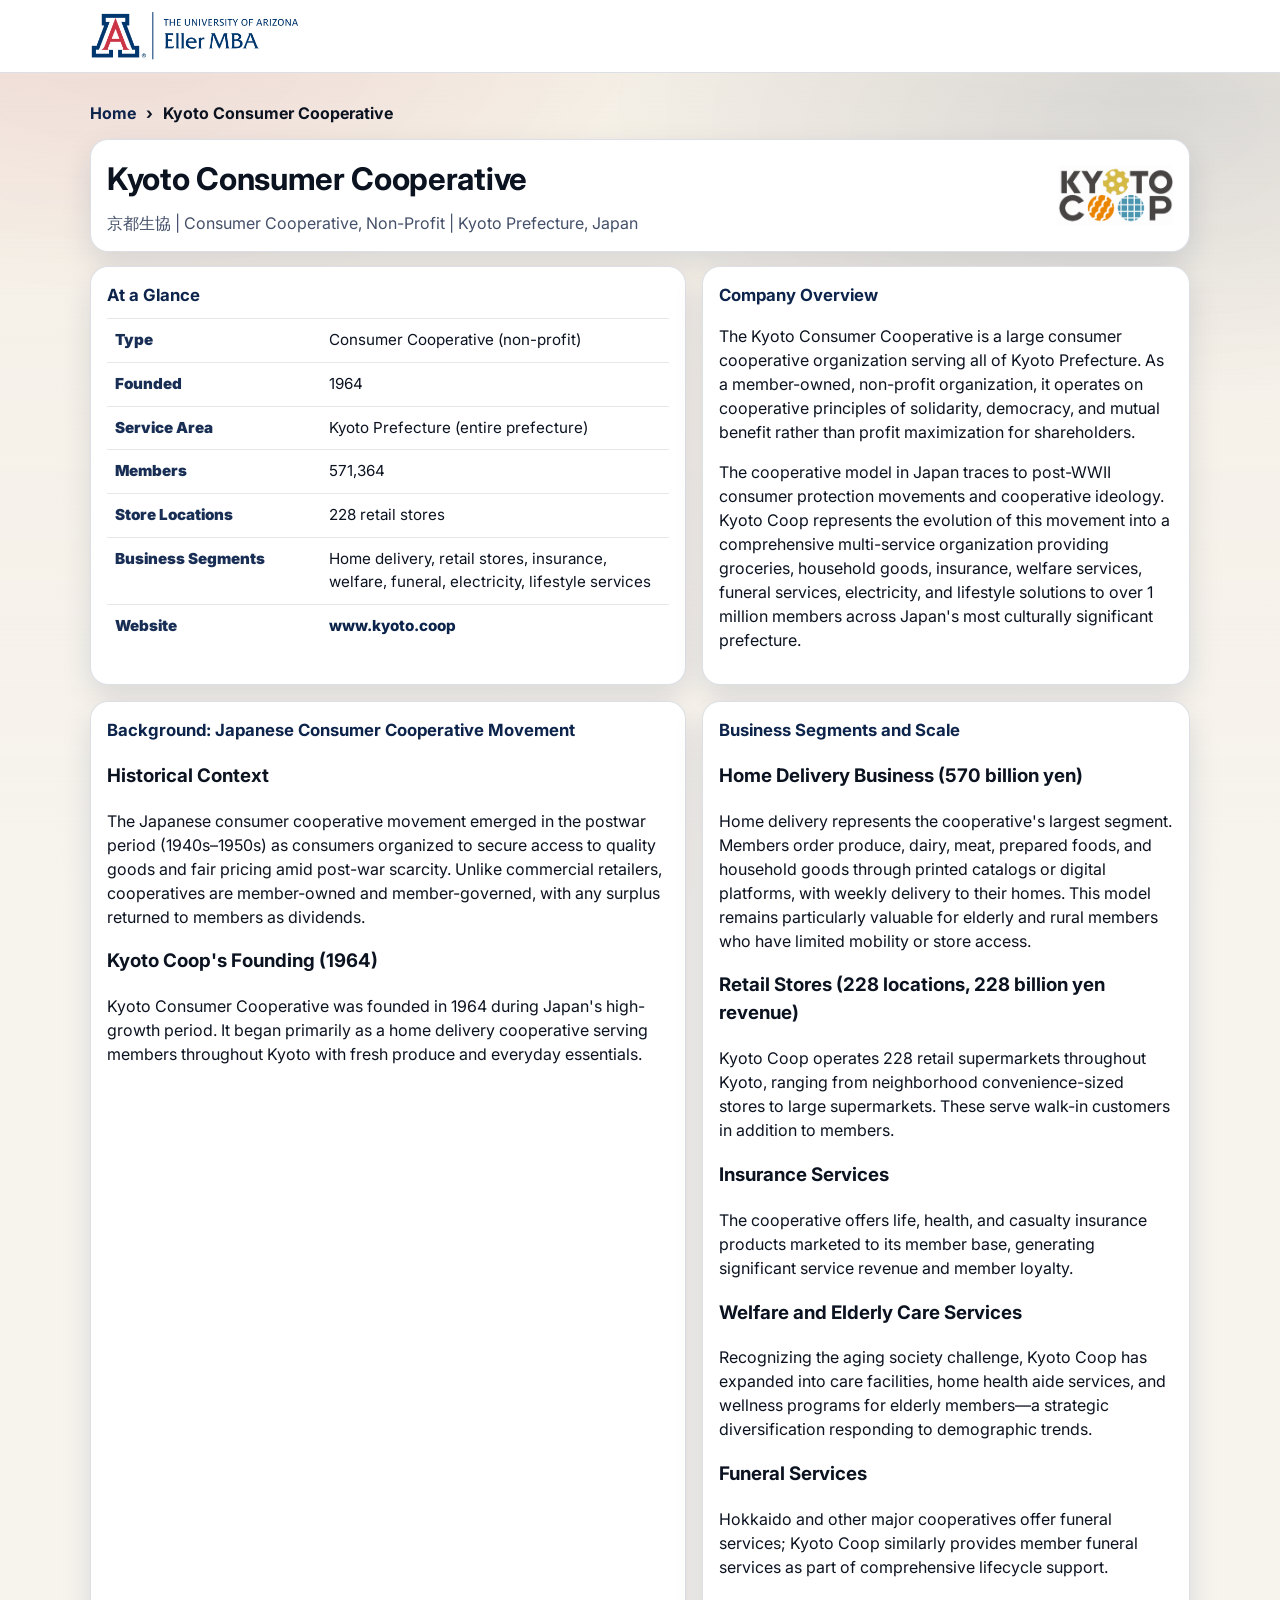
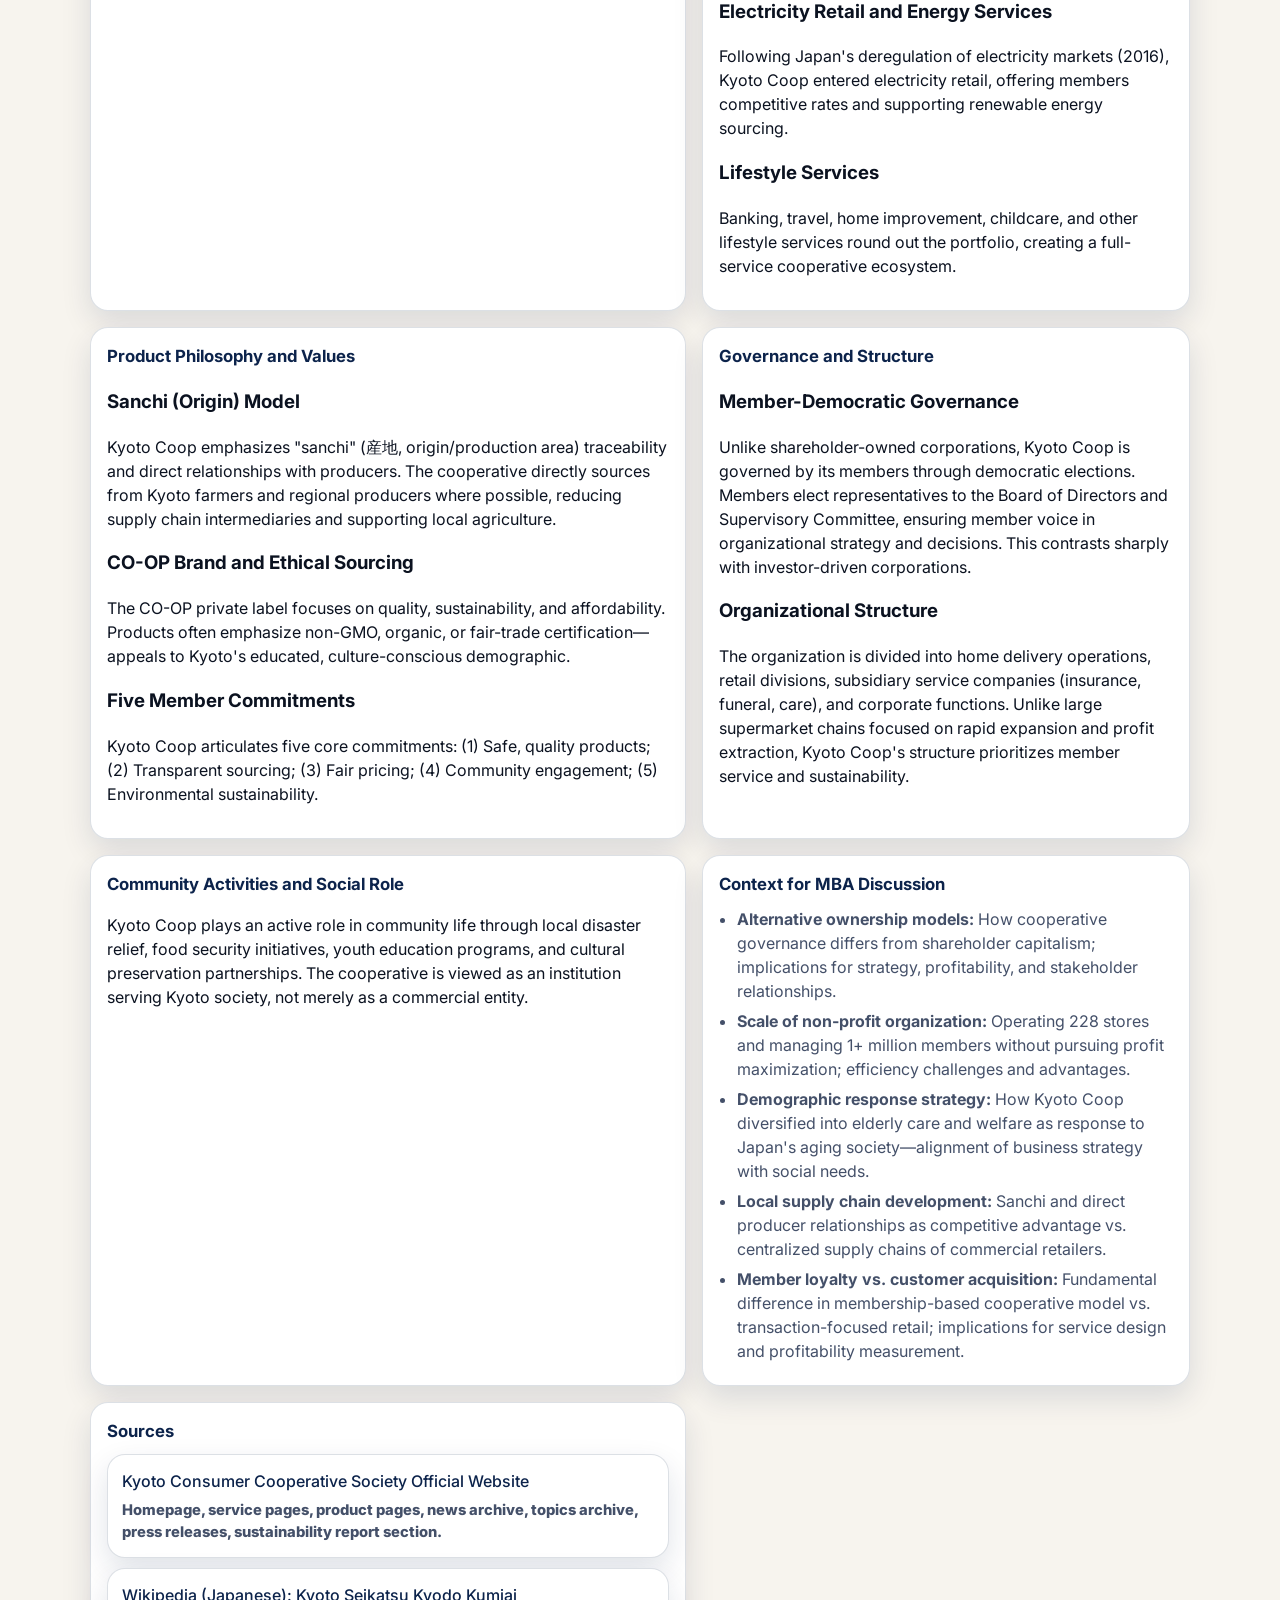
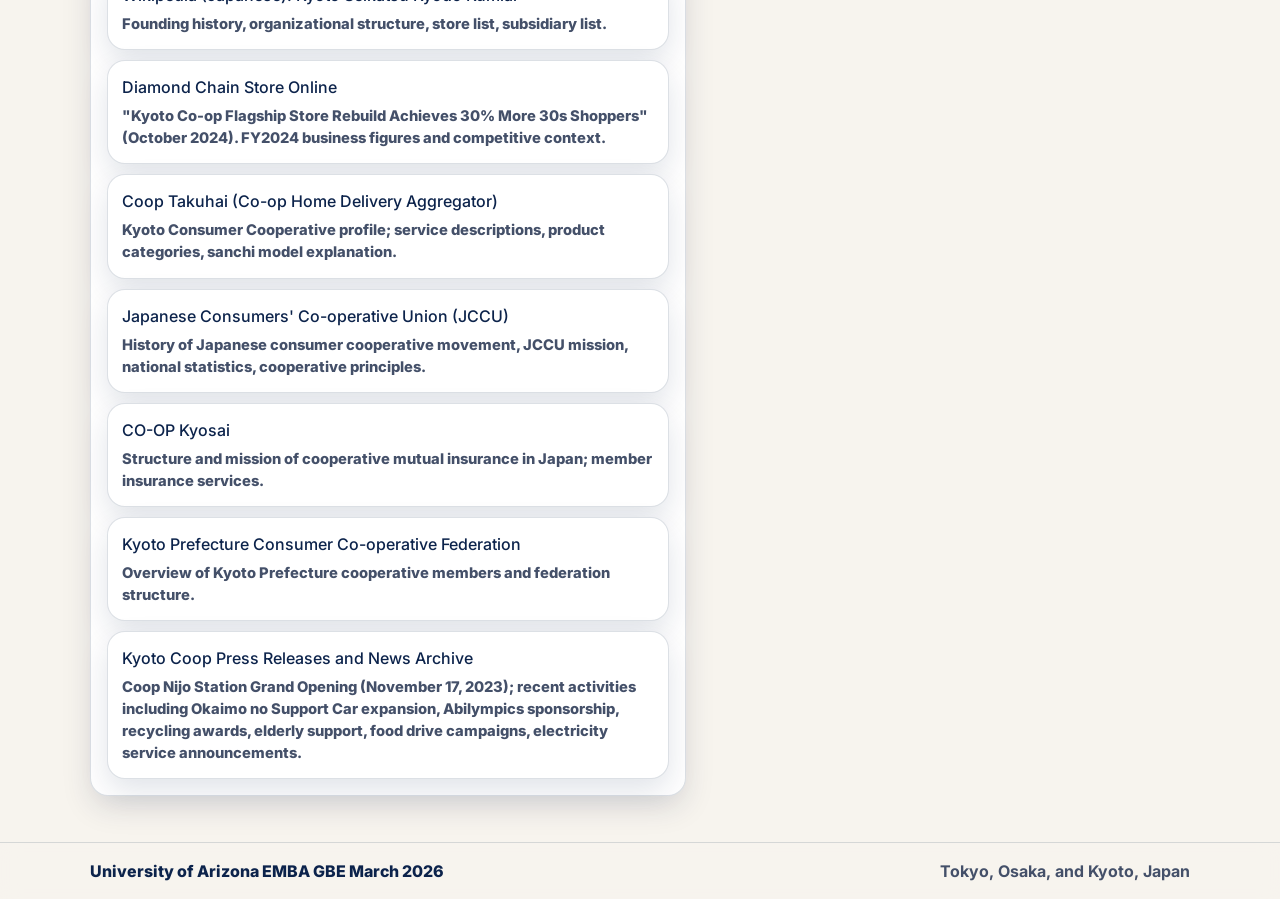
<file: kyoto-coop.html>
<!doctype html>
<html lang="en">
  <head>
    <meta charset="utf-8" />
    <meta name="viewport" content="width=device-width, initial-scale=1" />
    <title>Kyoto Consumer Cooperative | Fact Sheet</title>
    <meta name="description" content="Kyoto Consumer Cooperative fact sheet with key information for EMBA research and preparation." />
    <link rel="icon" href="images/arizona-logo.svg" type="image/svg+xml" />
    <link rel="stylesheet" href="styles.css" />
    <link rel="preconnect" href="https://fonts.googleapis.com" />
    <link rel="preconnect" href="https://fonts.gstatic.com" crossorigin />
    <link href="https://fonts.googleapis.com/css2?family=Inter:wght@400;600;700&family=Noto+Serif+JP:wght@500;600&display=swap" rel="stylesheet"/>
  </head>
  <body>
    <a class="skip-link" href="#main">Skip to content</a>
    <header class="site-header">
      <div class="wrap header-inner">
        <a href="index.html" class="logo-link" aria-label="Company Fact Sheets home">
          <img src="images/eller-logo.png" alt="Eller School of Management logo" class="header-logo" />
        </a>
      </div>
    </header>

    <main id="main" class="site-main">
      <div class="wrap page">
        <div class="breadcrumbs">
          <a href="index.html">Home</a>
          <span aria-hidden="true">›</span>
          <span>Kyoto Consumer Cooperative</span>
        </div>

        <section class="page-head">
          <div>
            <h1 class="page-title">Kyoto Consumer Cooperative</h1>
            <p class="page-subtitle">京都生協 | Consumer Cooperative, Non-Profit | Kyoto Prefecture, Japan</p>
          </div>
          <img src="images/kyoto-coop-logo.png" alt="Kyoto Consumer Cooperative logo" class="page-head-logo" />
        </section>

        <div class="content-grid">
          <section class="panel">
            <h2>At a Glance</h2>
            <table class="kv" aria-label="Key facts about Kyoto Consumer Cooperative">
              <tbody>
                <tr><th scope="row">Type</th><td>Consumer Cooperative (non-profit)</td></tr>
                <tr><th scope="row">Founded</th><td>1964</td></tr>
                <tr><th scope="row">Service Area</th><td>Kyoto Prefecture (entire prefecture)</td></tr>
                <tr><th scope="row">Members</th><td>571,364</td></tr>
                <tr><th scope="row">Store Locations</th><td>228 retail stores</td></tr>
                <tr><th scope="row">Business Segments</th><td>Home delivery, retail stores, insurance, welfare, funeral, electricity, lifestyle services</td></tr>
                <tr><th scope="row">Website</th><td><a href="https://www.kyoto.coop/" target="_blank" rel="noopener">www.kyoto.coop</a></td></tr>
              </tbody>
            </table>
          </section>

          <section class="panel">
            <h2>Company Overview</h2>
            <p>The Kyoto Consumer Cooperative is a large consumer cooperative organization serving all of Kyoto Prefecture. As a member-owned, non-profit organization, it operates on cooperative principles of solidarity, democracy, and mutual benefit rather than profit maximization for shareholders.</p>
            <p>The cooperative model in Japan traces to post-WWII consumer protection movements and cooperative ideology. Kyoto Coop represents the evolution of this movement into a comprehensive multi-service organization providing groceries, household goods, insurance, welfare services, funeral services, electricity, and lifestyle solutions to over 1 million members across Japan's most culturally significant prefecture.</p>
          </section>

          <section class="panel">
            <h2>Background: Japanese Consumer Cooperative Movement</h2>
            <h3>Historical Context</h3>
            <p>The Japanese consumer cooperative movement emerged in the postwar period (1940s–1950s) as consumers organized to secure access to quality goods and fair pricing amid post-war scarcity. Unlike commercial retailers, cooperatives are member-owned and member-governed, with any surplus returned to members as dividends.</p>

            <h3>Kyoto Coop's Founding (1964)</h3>
            <p>Kyoto Consumer Cooperative was founded in 1964 during Japan's high-growth period. It began primarily as a home delivery cooperative serving members throughout Kyoto with fresh produce and everyday essentials.</p>
          </section>

          <section class="panel">
            <h2>Business Segments and Scale</h2>
            <h3>Home Delivery Business (570 billion yen)</h3>
            <p>Home delivery represents the cooperative's largest segment. Members order produce, dairy, meat, prepared foods, and household goods through printed catalogs or digital platforms, with weekly delivery to their homes. This model remains particularly valuable for elderly and rural members who have limited mobility or store access.</p>

            <h3>Retail Stores (228 locations, 228 billion yen revenue)</h3>
            <p>Kyoto Coop operates 228 retail supermarkets throughout Kyoto, ranging from neighborhood convenience-sized stores to large supermarkets. These serve walk-in customers in addition to members.</p>

            <h3>Insurance Services</h3>
            <p>The cooperative offers life, health, and casualty insurance products marketed to its member base, generating significant service revenue and member loyalty.</p>

            <h3>Welfare and Elderly Care Services</h3>
            <p>Recognizing the aging society challenge, Kyoto Coop has expanded into care facilities, home health aide services, and wellness programs for elderly members—a strategic diversification responding to demographic trends.</p>

            <h3>Funeral Services</h3>
            <p>Hokkaido and other major cooperatives offer funeral services; Kyoto Coop similarly provides member funeral services as part of comprehensive lifecycle support.</p>

            <h3>Electricity Retail and Energy Services</h3>
            <p>Following Japan's deregulation of electricity markets (2016), Kyoto Coop entered electricity retail, offering members competitive rates and supporting renewable energy sourcing.</p>

            <h3>Lifestyle Services</h3>
            <p>Banking, travel, home improvement, childcare, and other lifestyle services round out the portfolio, creating a full-service cooperative ecosystem.</p>
          </section>

          <section class="panel">
            <h2>Product Philosophy and Values</h2>
            <h3>Sanchi (Origin) Model</h3>
            <p>Kyoto Coop emphasizes "sanchi" (産地, origin/production area) traceability and direct relationships with producers. The cooperative directly sources from Kyoto farmers and regional producers where possible, reducing supply chain intermediaries and supporting local agriculture.</p>

            <h3>CO-OP Brand and Ethical Sourcing</h3>
            <p>The CO-OP private label focuses on quality, sustainability, and affordability. Products often emphasize non-GMO, organic, or fair-trade certification—appeals to Kyoto's educated, culture-conscious demographic.</p>

            <h3>Five Member Commitments</h3>
            <p>Kyoto Coop articulates five core commitments: (1) Safe, quality products; (2) Transparent sourcing; (3) Fair pricing; (4) Community engagement; (5) Environmental sustainability.</p>
          </section>

          <section class="panel">
            <h2>Governance and Structure</h2>
            <h3>Member-Democratic Governance</h3>
            <p>Unlike shareholder-owned corporations, Kyoto Coop is governed by its members through democratic elections. Members elect representatives to the Board of Directors and Supervisory Committee, ensuring member voice in organizational strategy and decisions. This contrasts sharply with investor-driven corporations.</p>

            <h3>Organizational Structure</h3>
            <p>The organization is divided into home delivery operations, retail divisions, subsidiary service companies (insurance, funeral, care), and corporate functions. Unlike large supermarket chains focused on rapid expansion and profit extraction, Kyoto Coop's structure prioritizes member service and sustainability.</p>
          </section>

          <section class="panel">
            <h2>Community Activities and Social Role</h2>
            <p>Kyoto Coop plays an active role in community life through local disaster relief, food security initiatives, youth education programs, and cultural preservation partnerships. The cooperative is viewed as an institution serving Kyoto society, not merely as a commercial entity.</p>
          </section>

          <section class="panel">
            <h2>Context for MBA Discussion</h2>
            <ul class="list">
              <li><strong>Alternative ownership models:</strong> How cooperative governance differs from shareholder capitalism; implications for strategy, profitability, and stakeholder relationships.</li>
              <li><strong>Scale of non-profit organization:</strong> Operating 228 stores and managing 1+ million members without pursuing profit maximization; efficiency challenges and advantages.</li>
              <li><strong>Demographic response strategy:</strong> How Kyoto Coop diversified into elderly care and welfare as response to Japan's aging society—alignment of business strategy with social needs.</li>
              <li><strong>Local supply chain development:</strong> Sanchi and direct producer relationships as competitive advantage vs. centralized supply chains of commercial retailers.</li>
              <li><strong>Member loyalty vs. customer acquisition:</strong> Fundamental difference in membership-based cooperative model vs. transaction-focused retail; implications for service design and profitability measurement.</li>
            </ul>
          </section>

          <section class="panel">
            <h2>Sources</h2>
            <div class="sources">
              <a class="source-link" href="https://kyoto.coop/" target="_blank" rel="noopener">
                <div>Kyoto Consumer Cooperative Society Official Website</div>
                <div class="small">Homepage, service pages, product pages, news archive, topics archive, press releases, sustainability report section.</div>
              </a>
              <a class="source-link" href="https://ja.wikipedia.org/wiki/%E4%BA%AC%E9%83%BD%E7%94%9F%E5%8D%94" target="_blank" rel="noopener">
                <div>Wikipedia (Japanese): Kyoto Seikatsu Kyodo Kumiai</div>
                <div class="small">Founding history, organizational structure, store list, subsidiary list.</div>
              </a>
              <a class="source-link" href="https://www.diamond-rm.net/" target="_blank" rel="noopener">
                <div>Diamond Chain Store Online</div>
                <div class="small">"Kyoto Co-op Flagship Store Rebuild Achieves 30% More 30s Shoppers" (October 2024). FY2024 business figures and competitive context.</div>
              </a>
              <a class="source-link" href="https://coop-takuhai.jp/" target="_blank" rel="noopener">
                <div>Coop Takuhai (Co-op Home Delivery Aggregator)</div>
                <div class="small">Kyoto Consumer Cooperative profile; service descriptions, product categories, sanchi model explanation.</div>
              </a>
              <a class="source-link" href="https://jccu.coop/" target="_blank" rel="noopener">
                <div>Japanese Consumers' Co-operative Union (JCCU)</div>
                <div class="small">History of Japanese consumer cooperative movement, JCCU mission, national statistics, cooperative principles.</div>
              </a>
              <a class="source-link" href="https://coopkyosai.coop/" target="_blank" rel="noopener">
                <div>CO-OP Kyosai</div>
                <div class="small">Structure and mission of cooperative mutual insurance in Japan; member insurance services.</div>
              </a>
              <a class="source-link" href="https://kyotofu-seikyoren.com/" target="_blank" rel="noopener">
                <div>Kyoto Prefecture Consumer Co-operative Federation</div>
                <div class="small">Overview of Kyoto Prefecture cooperative members and federation structure.</div>
              </a>
              <a class="source-link" href="https://kyoto.coop/topics" target="_blank" rel="noopener">
                <div>Kyoto Coop Press Releases and News Archive</div>
                <div class="small">Coop Nijo Station Grand Opening (November 17, 2023); recent activities including Okaimo no Support Car expansion, Abilympics sponsorship, recycling awards, elderly support, food drive campaigns, electricity service announcements.</div>
              </a>
            </div>
          </section>
        </div>
      </div>
    </main>

    <footer class="site-footer">
      <div class="wrap footer-inner">
        <p class="footer-text">University of Arizona EMBA GBE March 2026</p>
        <p class="footer-text subtle">Tokyo, Osaka, and Kyoto, Japan</p>
      </div>
    </footer>
  </body>
</html>
</file>
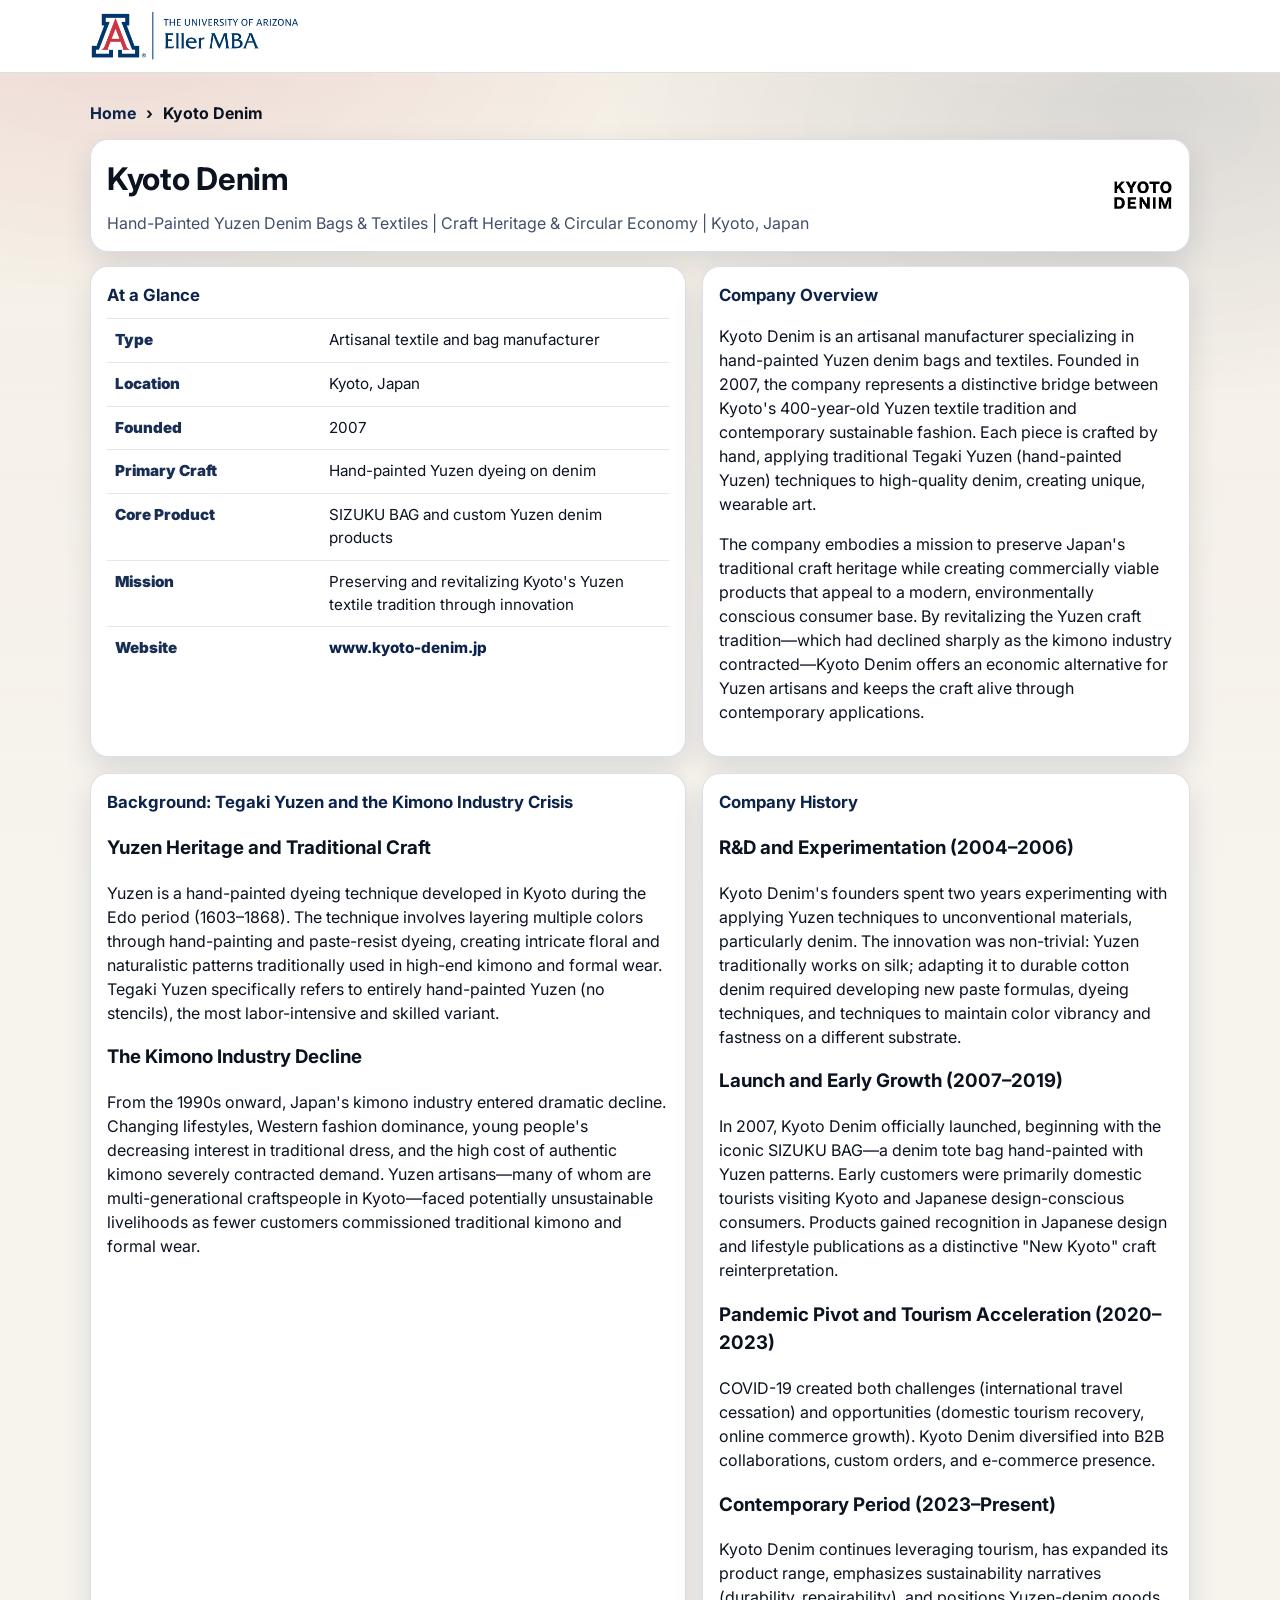
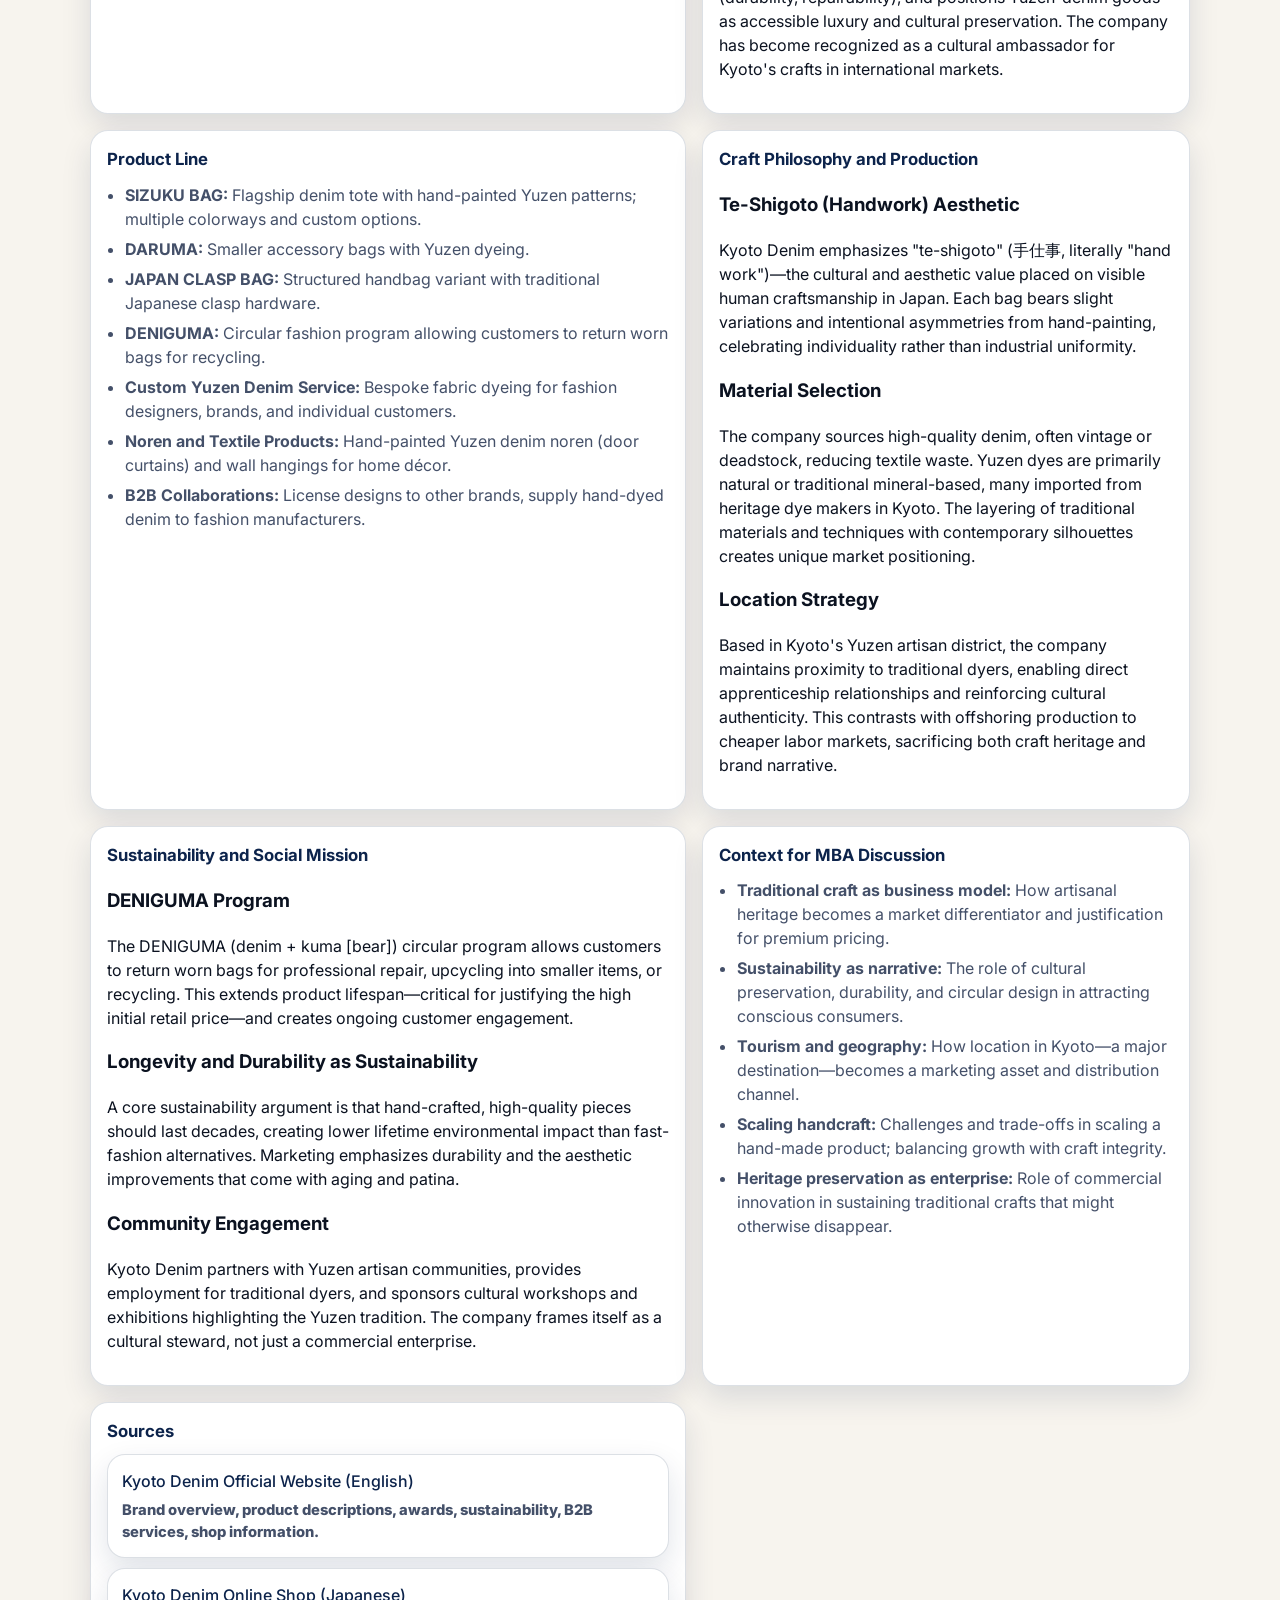
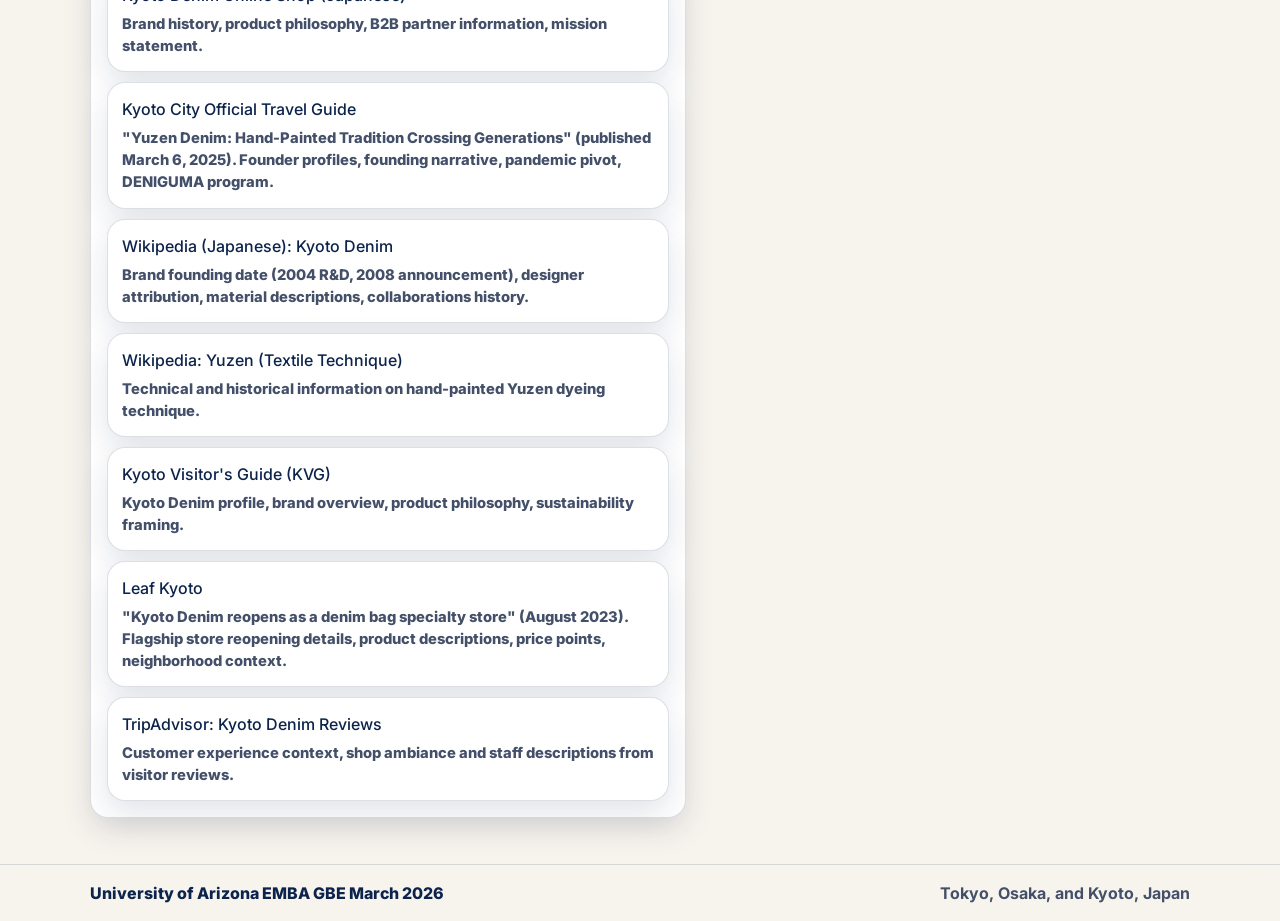
<file: kyoto-denim.html>
<!doctype html>
<html lang="en">
  <head>
    <meta charset="utf-8" />
    <meta name="viewport" content="width=device-width, initial-scale=1" />
    <title>Kyoto Denim | Fact Sheet</title>
    <meta name="description" content="Kyoto Denim company fact sheet with key information for EMBA research and preparation." />
    <link rel="icon" href="images/arizona-logo.svg" type="image/svg+xml" />
    <link rel="stylesheet" href="styles.css" />
    <link rel="preconnect" href="https://fonts.googleapis.com" />
    <link rel="preconnect" href="https://fonts.gstatic.com" crossorigin />
    <link href="https://fonts.googleapis.com/css2?family=Inter:wght@400;600;700&family=Noto+Serif+JP:wght@500;600&display=swap" rel="stylesheet"/>
  </head>
  <body>
    <a class="skip-link" href="#main">Skip to content</a>
    <header class="site-header">
      <div class="wrap header-inner">
        <a href="index.html" class="logo-link" aria-label="Company Fact Sheets home">
          <img src="images/eller-logo.png" alt="Eller School of Management logo" class="header-logo" />
        </a>
      </div>
    </header>

    <main id="main" class="site-main">
      <div class="wrap page">
        <div class="breadcrumbs">
          <a href="index.html">Home</a>
          <span aria-hidden="true">›</span>
          <span>Kyoto Denim</span>
        </div>

        <section class="page-head">
          <div>
            <h1 class="page-title">Kyoto Denim</h1>
            <p class="page-subtitle">Hand-Painted Yuzen Denim Bags & Textiles | Craft Heritage & Circular Economy | Kyoto, Japan</p>
          </div>
          <img src="images/kyoto-denim-logo.png" alt="Kyoto Denim logo" class="page-head-logo" />
        </section>

        <div class="content-grid">
          <section class="panel">
            <h2>At a Glance</h2>
            <table class="kv" aria-label="Key facts about Kyoto Denim">
              <tbody>
                <tr><th scope="row">Type</th><td>Artisanal textile and bag manufacturer</td></tr>
                <tr><th scope="row">Location</th><td>Kyoto, Japan</td></tr>
                <tr><th scope="row">Founded</th><td>2007</td></tr>
                <tr><th scope="row">Primary Craft</th><td>Hand-painted Yuzen dyeing on denim</td></tr>
                <tr><th scope="row">Core Product</th><td>SIZUKU BAG and custom Yuzen denim products</td></tr>
                <tr><th scope="row">Mission</th><td>Preserving and revitalizing Kyoto's Yuzen textile tradition through innovation</td></tr>
                <tr><th scope="row">Website</th><td><a href="https://www.kyoto-denim.jp/en" target="_blank" rel="noopener">www.kyoto-denim.jp</a></td></tr>
              </tbody>
            </table>
          </section>

          <section class="panel">
            <h2>Company Overview</h2>
            <p>Kyoto Denim is an artisanal manufacturer specializing in hand-painted Yuzen denim bags and textiles. Founded in 2007, the company represents a distinctive bridge between Kyoto's 400-year-old Yuzen textile tradition and contemporary sustainable fashion. Each piece is crafted by hand, applying traditional Tegaki Yuzen (hand-painted Yuzen) techniques to high-quality denim, creating unique, wearable art.</p>
            <p>The company embodies a mission to preserve Japan's traditional craft heritage while creating commercially viable products that appeal to a modern, environmentally conscious consumer base. By revitalizing the Yuzen craft tradition—which had declined sharply as the kimono industry contracted—Kyoto Denim offers an economic alternative for Yuzen artisans and keeps the craft alive through contemporary applications.</p>
          </section>

          <section class="panel">
            <h2>Background: Tegaki Yuzen and the Kimono Industry Crisis</h2>
            <h3>Yuzen Heritage and Traditional Craft</h3>
            <p>Yuzen is a hand-painted dyeing technique developed in Kyoto during the Edo period (1603–1868). The technique involves layering multiple colors through hand-painting and paste-resist dyeing, creating intricate floral and naturalistic patterns traditionally used in high-end kimono and formal wear. Tegaki Yuzen specifically refers to entirely hand-painted Yuzen (no stencils), the most labor-intensive and skilled variant.</p>

            <h3>The Kimono Industry Decline</h3>
            <p>From the 1990s onward, Japan's kimono industry entered dramatic decline. Changing lifestyles, Western fashion dominance, young people's decreasing interest in traditional dress, and the high cost of authentic kimono severely contracted demand. Yuzen artisans—many of whom are multi-generational craftspeople in Kyoto—faced potentially unsustainable livelihoods as fewer customers commissioned traditional kimono and formal wear.</p>
          </section>

          <section class="panel">
            <h2>Company History</h2>
            <h3>R&D and Experimentation (2004–2006)</h3>
            <p>Kyoto Denim's founders spent two years experimenting with applying Yuzen techniques to unconventional materials, particularly denim. The innovation was non-trivial: Yuzen traditionally works on silk; adapting it to durable cotton denim required developing new paste formulas, dyeing techniques, and techniques to maintain color vibrancy and fastness on a different substrate.</p>

            <h3>Launch and Early Growth (2007–2019)</h3>
            <p>In 2007, Kyoto Denim officially launched, beginning with the iconic SIZUKU BAG—a denim tote bag hand-painted with Yuzen patterns. Early customers were primarily domestic tourists visiting Kyoto and Japanese design-conscious consumers. Products gained recognition in Japanese design and lifestyle publications as a distinctive "New Kyoto" craft reinterpretation.</p>

            <h3>Pandemic Pivot and Tourism Acceleration (2020–2023)</h3>
            <p>COVID-19 created both challenges (international travel cessation) and opportunities (domestic tourism recovery, online commerce growth). Kyoto Denim diversified into B2B collaborations, custom orders, and e-commerce presence.</p>

            <h3>Contemporary Period (2023–Present)</h3>
            <p>Kyoto Denim continues leveraging tourism, has expanded its product range, emphasizes sustainability narratives (durability, repairability), and positions Yuzen-denim goods as accessible luxury and cultural preservation. The company has become recognized as a cultural ambassador for Kyoto's crafts in international markets.</p>
          </section>

          <section class="panel">
            <h2>Product Line</h2>
            <ul class="list">
              <li><strong>SIZUKU BAG:</strong> Flagship denim tote with hand-painted Yuzen patterns; multiple colorways and custom options.</li>
              <li><strong>DARUMA:</strong> Smaller accessory bags with Yuzen dyeing.</li>
              <li><strong>JAPAN CLASP BAG:</strong> Structured handbag variant with traditional Japanese clasp hardware.</li>
              <li><strong>DENIGUMA:</strong> Circular fashion program allowing customers to return worn bags for recycling.</li>
              <li><strong>Custom Yuzen Denim Service:</strong> Bespoke fabric dyeing for fashion designers, brands, and individual customers.</li>
              <li><strong>Noren and Textile Products:</strong> Hand-painted Yuzen denim noren (door curtains) and wall hangings for home décor.</li>
              <li><strong>B2B Collaborations:</strong> License designs to other brands, supply hand-dyed denim to fashion manufacturers.</li>
            </ul>
          </section>

          <section class="panel">
            <h2>Craft Philosophy and Production</h2>
            <h3>Te-Shigoto (Handwork) Aesthetic</h3>
            <p>Kyoto Denim emphasizes "te-shigoto" (手仕事, literally "hand work")—the cultural and aesthetic value placed on visible human craftsmanship in Japan. Each bag bears slight variations and intentional asymmetries from hand-painting, celebrating individuality rather than industrial uniformity.</p>

            <h3>Material Selection</h3>
            <p>The company sources high-quality denim, often vintage or deadstock, reducing textile waste. Yuzen dyes are primarily natural or traditional mineral-based, many imported from heritage dye makers in Kyoto. The layering of traditional materials and techniques with contemporary silhouettes creates unique market positioning.</p>

            <h3>Location Strategy</h3>
            <p>Based in Kyoto's Yuzen artisan district, the company maintains proximity to traditional dyers, enabling direct apprenticeship relationships and reinforcing cultural authenticity. This contrasts with offshoring production to cheaper labor markets, sacrificing both craft heritage and brand narrative.</p>
          </section>

          <section class="panel">
            <h2>Sustainability and Social Mission</h2>
            <h3>DENIGUMA Program</h3>
            <p>The DENIGUMA (denim + kuma [bear]) circular program allows customers to return worn bags for professional repair, upcycling into smaller items, or recycling. This extends product lifespan—critical for justifying the high initial retail price—and creates ongoing customer engagement.</p>

            <h3>Longevity and Durability as Sustainability</h3>
            <p>A core sustainability argument is that hand-crafted, high-quality pieces should last decades, creating lower lifetime environmental impact than fast-fashion alternatives. Marketing emphasizes durability and the aesthetic improvements that come with aging and patina.</p>

            <h3>Community Engagement</h3>
            <p>Kyoto Denim partners with Yuzen artisan communities, provides employment for traditional dyers, and sponsors cultural workshops and exhibitions highlighting the Yuzen tradition. The company frames itself as a cultural steward, not just a commercial enterprise.</p>
          </section>

          <section class="panel">
            <h2>Context for MBA Discussion</h2>
            <ul class="list">
              <li><strong>Traditional craft as business model:</strong> How artisanal heritage becomes a market differentiator and justification for premium pricing.</li>
              <li><strong>Sustainability as narrative:</strong> The role of cultural preservation, durability, and circular design in attracting conscious consumers.</li>
              <li><strong>Tourism and geography:</strong> How location in Kyoto—a major destination—becomes a marketing asset and distribution channel.</li>
              <li><strong>Scaling handcraft:</strong> Challenges and trade-offs in scaling a hand-made product; balancing growth with craft integrity.</li>
              <li><strong>Heritage preservation as enterprise:</strong> Role of commercial innovation in sustaining traditional crafts that might otherwise disappear.</li>
            </ul>
          </section>

          <section class="panel">
            <h2>Sources</h2>
            <div class="sources">
              <a class="source-link" href="https://kyoto-denim.com/en" target="_blank" rel="noopener">
                <div>Kyoto Denim Official Website (English)</div>
                <div class="small">Brand overview, product descriptions, awards, sustainability, B2B services, shop information.</div>
              </a>
              <a class="source-link" href="https://kyoto-denim.jp" target="_blank" rel="noopener">
                <div>Kyoto Denim Online Shop (Japanese)</div>
                <div class="small">Brand history, product philosophy, B2B partner information, mission statement.</div>
              </a>
              <a class="source-link" href="https://www.kyoto.travel/" target="_blank" rel="noopener">
                <div>Kyoto City Official Travel Guide</div>
                <div class="small">"Yuzen Denim: Hand-Painted Tradition Crossing Generations" (published March 6, 2025). Founder profiles, founding narrative, pandemic pivot, DENIGUMA program.</div>
              </a>
              <a class="source-link" href="https://ja.wikipedia.org/wiki/%E4%BA%AC%E9%83%BD%E3%83%87%E3%83%8B%E3%83%A0" target="_blank" rel="noopener">
                <div>Wikipedia (Japanese): Kyoto Denim</div>
                <div class="small">Brand founding date (2004 R&D, 2008 announcement), designer attribution, material descriptions, collaborations history.</div>
              </a>
              <a class="source-link" href="https://en.wikipedia.org/wiki/Yuzen" target="_blank" rel="noopener">
                <div>Wikipedia: Yuzen (Textile Technique)</div>
                <div class="small">Technical and historical information on hand-painted Yuzen dyeing technique.</div>
              </a>
              <a class="source-link" href="https://kvg-kyoto.com/" target="_blank" rel="noopener">
                <div>Kyoto Visitor's Guide (KVG)</div>
                <div class="small">Kyoto Denim profile, brand overview, product philosophy, sustainability framing.</div>
              </a>
              <a class="source-link" href="https://leafkyoto.net/" target="_blank" rel="noopener">
                <div>Leaf Kyoto</div>
                <div class="small">"Kyoto Denim reopens as a denim bag specialty store" (August 2023). Flagship store reopening details, product descriptions, price points, neighborhood context.</div>
              </a>
              <a class="source-link" href="https://www.tripadvisor.com/" target="_blank" rel="noopener">
                <div>TripAdvisor: Kyoto Denim Reviews</div>
                <div class="small">Customer experience context, shop ambiance and staff descriptions from visitor reviews.</div>
              </a>
            </div>
          </section>
        </div>
      </div>
    </main>

    <footer class="site-footer">
      <div class="wrap footer-inner">
        <p class="footer-text">University of Arizona EMBA GBE March 2026</p>
        <p class="footer-text subtle">Tokyo, Osaka, and Kyoto, Japan</p>
      </div>
    </footer>
  </body>
</html>
</file>
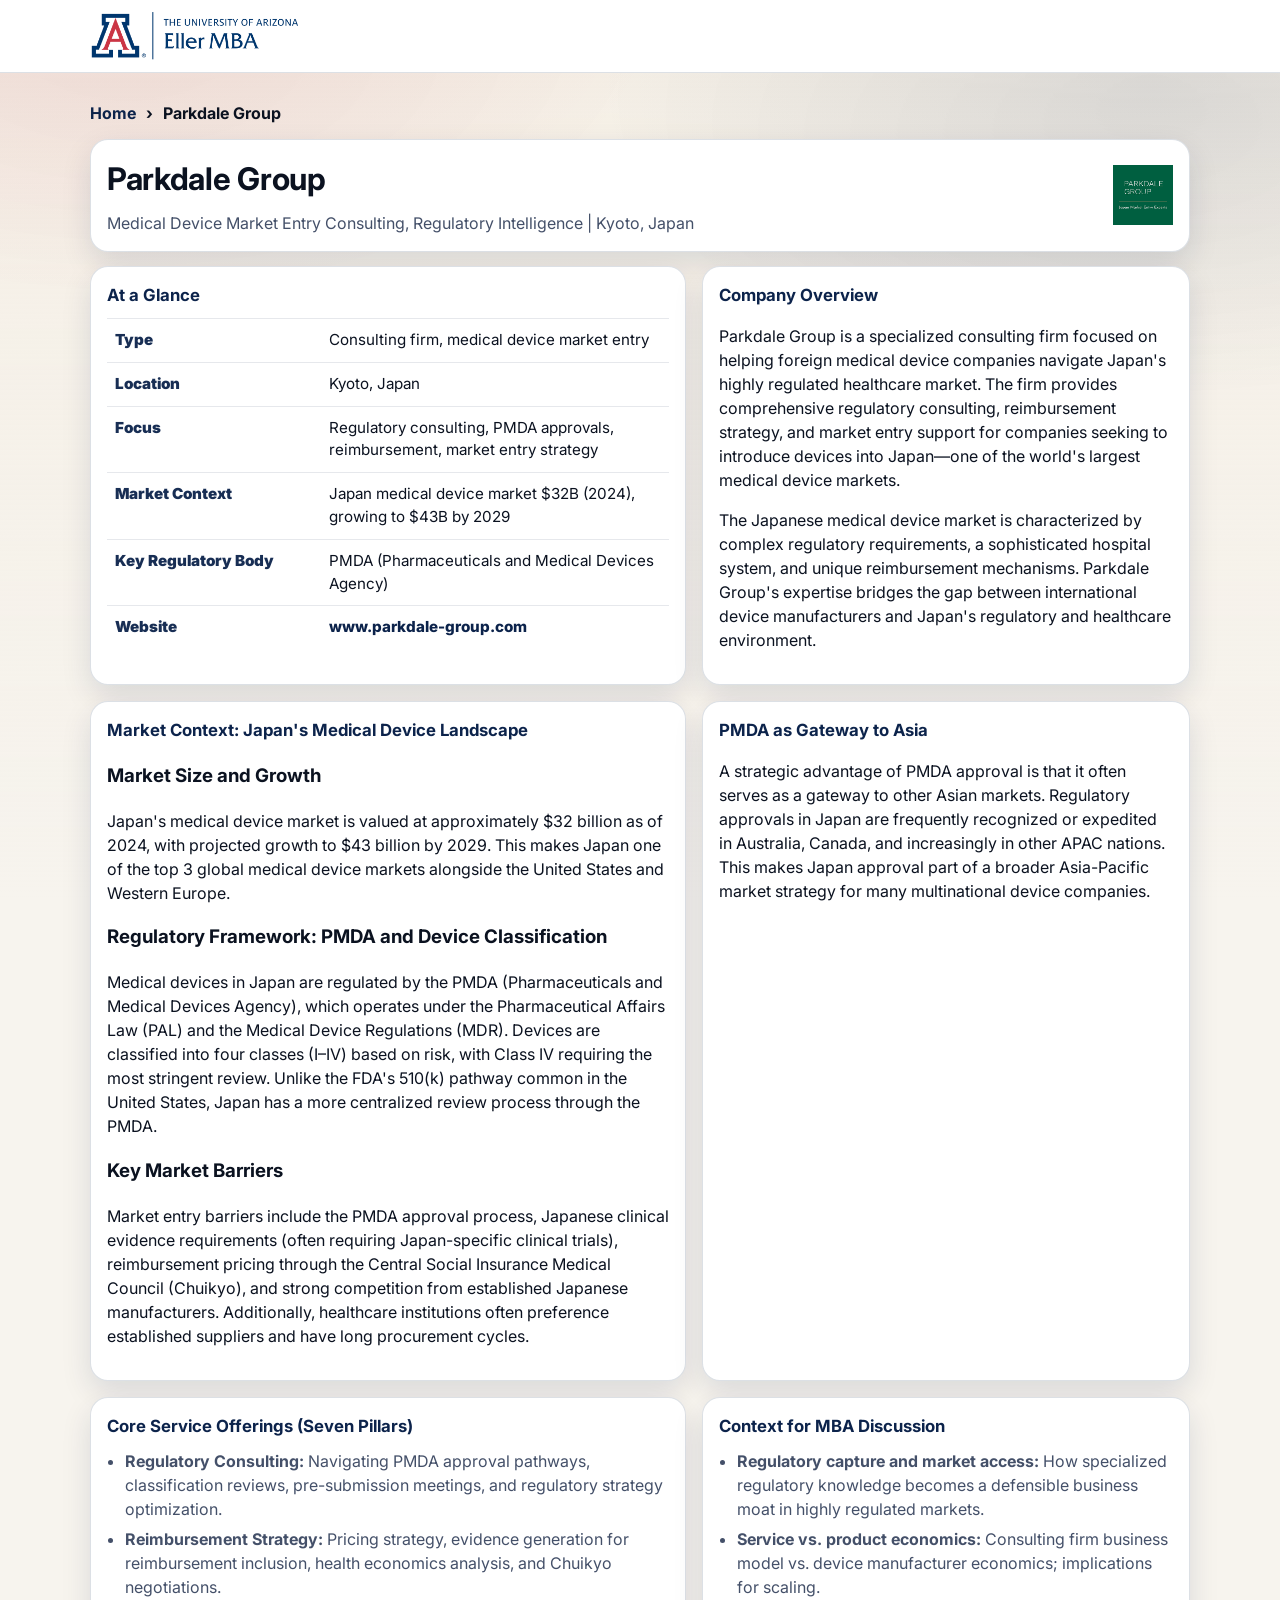
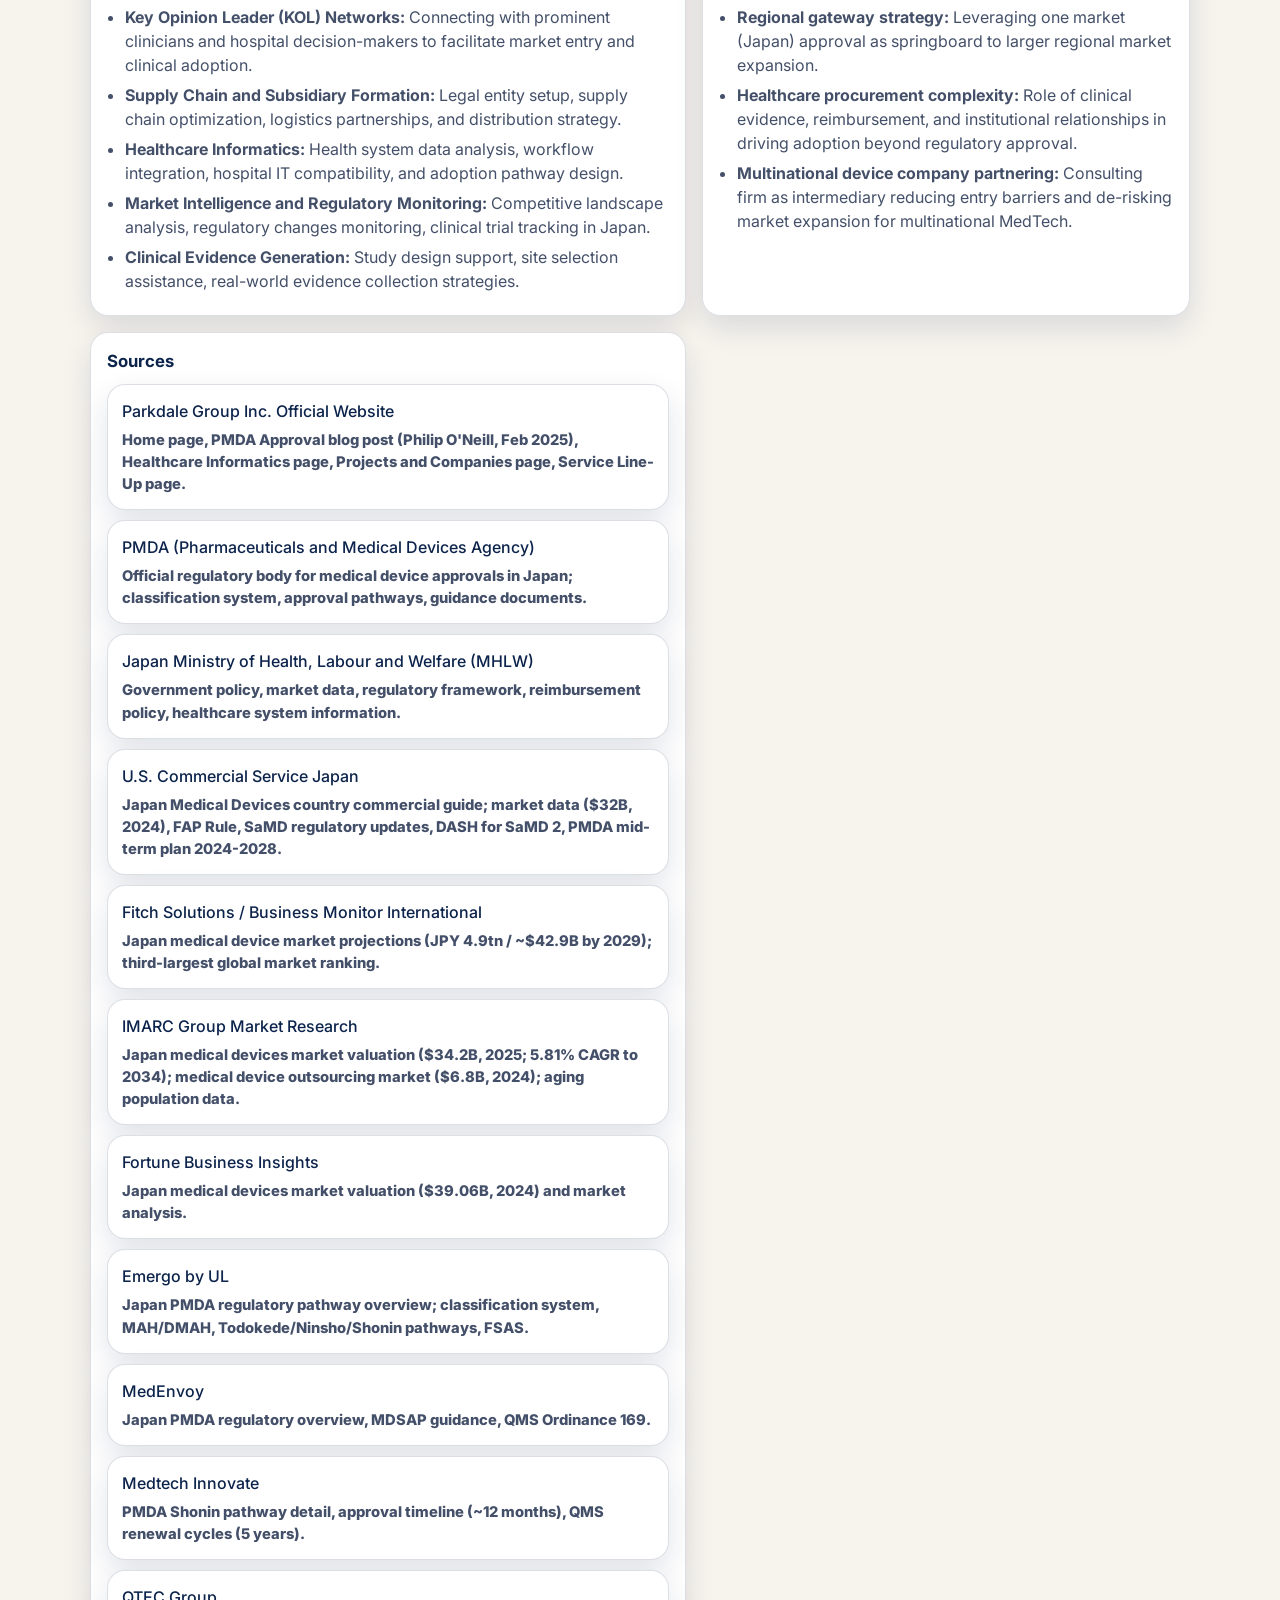
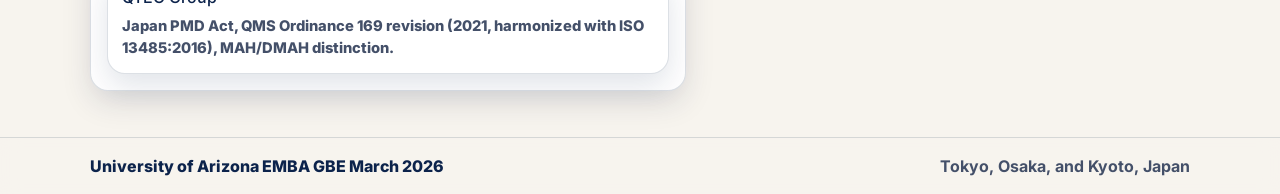
<file: parkdale-group.html>
<!doctype html>
<html lang="en">
  <head>
    <meta charset="utf-8" />
    <meta name="viewport" content="width=device-width, initial-scale=1" />
    <title>Parkdale Group | Fact Sheet</title>
    <meta name="description" content="Parkdale Group company fact sheet with key information for EMBA research and preparation." />
    <link rel="icon" href="images/arizona-logo.svg" type="image/svg+xml" />
    <link rel="stylesheet" href="styles.css" />
    <link rel="preconnect" href="https://fonts.googleapis.com" />
    <link rel="preconnect" href="https://fonts.gstatic.com" crossorigin />
    <link href="https://fonts.googleapis.com/css2?family=Inter:wght@400;600;700&family=Noto+Serif+JP:wght@500;600&display=swap" rel="stylesheet"/>
  </head>
  <body>
    <a class="skip-link" href="#main">Skip to content</a>
    <header class="site-header">
      <div class="wrap header-inner">
        <a href="index.html" class="logo-link" aria-label="Company Fact Sheets home">
          <img src="images/eller-logo.png" alt="Eller School of Management logo" class="header-logo" />
        </a>
      </div>
    </header>

    <main id="main" class="site-main">
      <div class="wrap page">
        <div class="breadcrumbs">
          <a href="index.html">Home</a>
          <span aria-hidden="true">›</span>
          <span>Parkdale Group</span>
        </div>

        <section class="page-head">
          <div>
            <h1 class="page-title">Parkdale Group</h1>
            <p class="page-subtitle">Medical Device Market Entry Consulting, Regulatory Intelligence | Kyoto, Japan</p>
          </div>
          <img src="images/parkdale-logo.png" alt="Parkdale Group logo" class="page-head-logo" />
        </section>

        <div class="content-grid">
          <section class="panel">
            <h2>At a Glance</h2>
            <table class="kv" aria-label="Key facts about Parkdale Group">
              <tbody>
                <tr><th scope="row">Type</th><td>Consulting firm, medical device market entry</td></tr>
                <tr><th scope="row">Location</th><td>Kyoto, Japan</td></tr>
                <tr><th scope="row">Focus</th><td>Regulatory consulting, PMDA approvals, reimbursement, market entry strategy</td></tr>
                <tr><th scope="row">Market Context</th><td>Japan medical device market $32B (2024), growing to $43B by 2029</td></tr>
                <tr><th scope="row">Key Regulatory Body</th><td>PMDA (Pharmaceuticals and Medical Devices Agency)</td></tr>
                <tr><th scope="row">Website</th><td><a href="https://www.parkdale-group.com/" target="_blank" rel="noopener">www.parkdale-group.com</a></td></tr>
              </tbody>
            </table>
          </section>

          <section class="panel">
            <h2>Company Overview</h2>
            <p>Parkdale Group is a specialized consulting firm focused on helping foreign medical device companies navigate Japan's highly regulated healthcare market. The firm provides comprehensive regulatory consulting, reimbursement strategy, and market entry support for companies seeking to introduce devices into Japan—one of the world's largest medical device markets.</p>
            <p>The Japanese medical device market is characterized by complex regulatory requirements, a sophisticated hospital system, and unique reimbursement mechanisms. Parkdale Group's expertise bridges the gap between international device manufacturers and Japan's regulatory and healthcare environment.</p>
          </section>

          <section class="panel">
            <h2>Market Context: Japan's Medical Device Landscape</h2>
            <h3>Market Size and Growth</h3>
            <p>Japan's medical device market is valued at approximately $32 billion as of 2024, with projected growth to $43 billion by 2029. This makes Japan one of the top 3 global medical device markets alongside the United States and Western Europe.</p>

            <h3>Regulatory Framework: PMDA and Device Classification</h3>
            <p>Medical devices in Japan are regulated by the PMDA (Pharmaceuticals and Medical Devices Agency), which operates under the Pharmaceutical Affairs Law (PAL) and the Medical Device Regulations (MDR). Devices are classified into four classes (I–IV) based on risk, with Class IV requiring the most stringent review. Unlike the FDA's 510(k) pathway common in the United States, Japan has a more centralized review process through the PMDA.</p>

            <h3>Key Market Barriers</h3>
            <p>Market entry barriers include the PMDA approval process, Japanese clinical evidence requirements (often requiring Japan-specific clinical trials), reimbursement pricing through the Central Social Insurance Medical Council (Chuikyo), and strong competition from established Japanese manufacturers. Additionally, healthcare institutions often preference established suppliers and have long procurement cycles.</p>
          </section>

          <section class="panel">
            <h2>PMDA as Gateway to Asia</h2>
            <p>A strategic advantage of PMDA approval is that it often serves as a gateway to other Asian markets. Regulatory approvals in Japan are frequently recognized or expedited in Australia, Canada, and increasingly in other APAC nations. This makes Japan approval part of a broader Asia-Pacific market strategy for many multinational device companies.</p>
          </section>

          <section class="panel">
            <h2>Core Service Offerings (Seven Pillars)</h2>
            <ul class="list">
              <li><strong>Regulatory Consulting:</strong> Navigating PMDA approval pathways, classification reviews, pre-submission meetings, and regulatory strategy optimization.</li>
              <li><strong>Reimbursement Strategy:</strong> Pricing strategy, evidence generation for reimbursement inclusion, health economics analysis, and Chuikyo negotiations.</li>
              <li><strong>Key Opinion Leader (KOL) Networks:</strong> Connecting with prominent clinicians and hospital decision-makers to facilitate market entry and clinical adoption.</li>
              <li><strong>Supply Chain and Subsidiary Formation:</strong> Legal entity setup, supply chain optimization, logistics partnerships, and distribution strategy.</li>
              <li><strong>Healthcare Informatics:</strong> Health system data analysis, workflow integration, hospital IT compatibility, and adoption pathway design.</li>
              <li><strong>Market Intelligence and Regulatory Monitoring:</strong> Competitive landscape analysis, regulatory changes monitoring, clinical trial tracking in Japan.</li>
              <li><strong>Clinical Evidence Generation:</strong> Study design support, site selection assistance, real-world evidence collection strategies.</li>
            </ul>
          </section>

          <section class="panel">
            <h2>Context for MBA Discussion</h2>
            <ul class="list">
              <li><strong>Regulatory capture and market access:</strong> How specialized regulatory knowledge becomes a defensible business moat in highly regulated markets.</li>
              <li><strong>Service vs. product economics:</strong> Consulting firm business model vs. device manufacturer economics; implications for scaling.</li>
              <li><strong>Regional gateway strategy:</strong> Leveraging one market (Japan) approval as springboard to larger regional market expansion.</li>
              <li><strong>Healthcare procurement complexity:</strong> Role of clinical evidence, reimbursement, and institutional relationships in driving adoption beyond regulatory approval.</li>
              <li><strong>Multinational device company partnering:</strong> Consulting firm as intermediary reducing entry barriers and de-risking market expansion for multinational MedTech.</li>
            </ul>
          </section>

          <section class="panel">
            <h2>Sources</h2>
            <div class="sources">
              <a class="source-link" href="https://parkdale-group.co.jp" target="_blank" rel="noopener">
                <div>Parkdale Group Inc. Official Website</div>
                <div class="small">Home page, PMDA Approval blog post (Philip O'Neill, Feb 2025), Healthcare Informatics page, Projects and Companies page, Service Line-Up page.</div>
              </a>
              <a class="source-link" href="https://www.pmda.go.jp/english/" target="_blank" rel="noopener">
                <div>PMDA (Pharmaceuticals and Medical Devices Agency)</div>
                <div class="small">Official regulatory body for medical device approvals in Japan; classification system, approval pathways, guidance documents.</div>
              </a>
              <a class="source-link" href="https://www.mhlw.go.jp/english/" target="_blank" rel="noopener">
                <div>Japan Ministry of Health, Labour and Welfare (MHLW)</div>
                <div class="small">Government policy, market data, regulatory framework, reimbursement policy, healthcare system information.</div>
              </a>
              <a class="source-link" href="https://trade.gov/" target="_blank" rel="noopener">
                <div>U.S. Commercial Service Japan</div>
                <div class="small">Japan Medical Devices country commercial guide; market data ($32B, 2024), FAP Rule, SaMD regulatory updates, DASH for SaMD 2, PMDA mid-term plan 2024-2028.</div>
              </a>
              <a class="source-link" href="https://www.fitchsolutions.com/" target="_blank" rel="noopener">
                <div>Fitch Solutions / Business Monitor International</div>
                <div class="small">Japan medical device market projections (JPY 4.9tn / ~$42.9B by 2029); third-largest global market ranking.</div>
              </a>
              <a class="source-link" href="https://www.imarcgroup.com/" target="_blank" rel="noopener">
                <div>IMARC Group Market Research</div>
                <div class="small">Japan medical devices market valuation ($34.2B, 2025; 5.81% CAGR to 2034); medical device outsourcing market ($6.8B, 2024); aging population data.</div>
              </a>
              <a class="source-link" href="https://www.fortunebusinessinsights.com/" target="_blank" rel="noopener">
                <div>Fortune Business Insights</div>
                <div class="small">Japan medical devices market valuation ($39.06B, 2024) and market analysis.</div>
              </a>
              <a class="source-link" href="https://www.emergobyul.com/" target="_blank" rel="noopener">
                <div>Emergo by UL</div>
                <div class="small">Japan PMDA regulatory pathway overview; classification system, MAH/DMAH, Todokede/Ninsho/Shonin pathways, FSAS.</div>
              </a>
              <a class="source-link" href="https://www.medenvoyglobal.com/" target="_blank" rel="noopener">
                <div>MedEnvoy</div>
                <div class="small">Japan PMDA regulatory overview, MDSAP guidance, QMS Ordinance 169.</div>
              </a>
              <a class="source-link" href="https://www.medtechinnovate.io/" target="_blank" rel="noopener">
                <div>Medtech Innovate</div>
                <div class="small">PMDA Shonin pathway detail, approval timeline (~12 months), QMS renewal cycles (5 years).</div>
              </a>
              <a class="source-link" href="https://www.qtec-group.com/" target="_blank" rel="noopener">
                <div>QTEC Group</div>
                <div class="small">Japan PMD Act, QMS Ordinance 169 revision (2021, harmonized with ISO 13485:2016), MAH/DMAH distinction.</div>
              </a>
            </div>
          </section>
        </div>
      </div>
    </main>

    <footer class="site-footer">
      <div class="wrap footer-inner">
        <p class="footer-text">University of Arizona EMBA GBE March 2026</p>
        <p class="footer-text subtle">Tokyo, Osaka, and Kyoto, Japan</p>
      </div>
    </footer>
  </body>
</html>
</file>
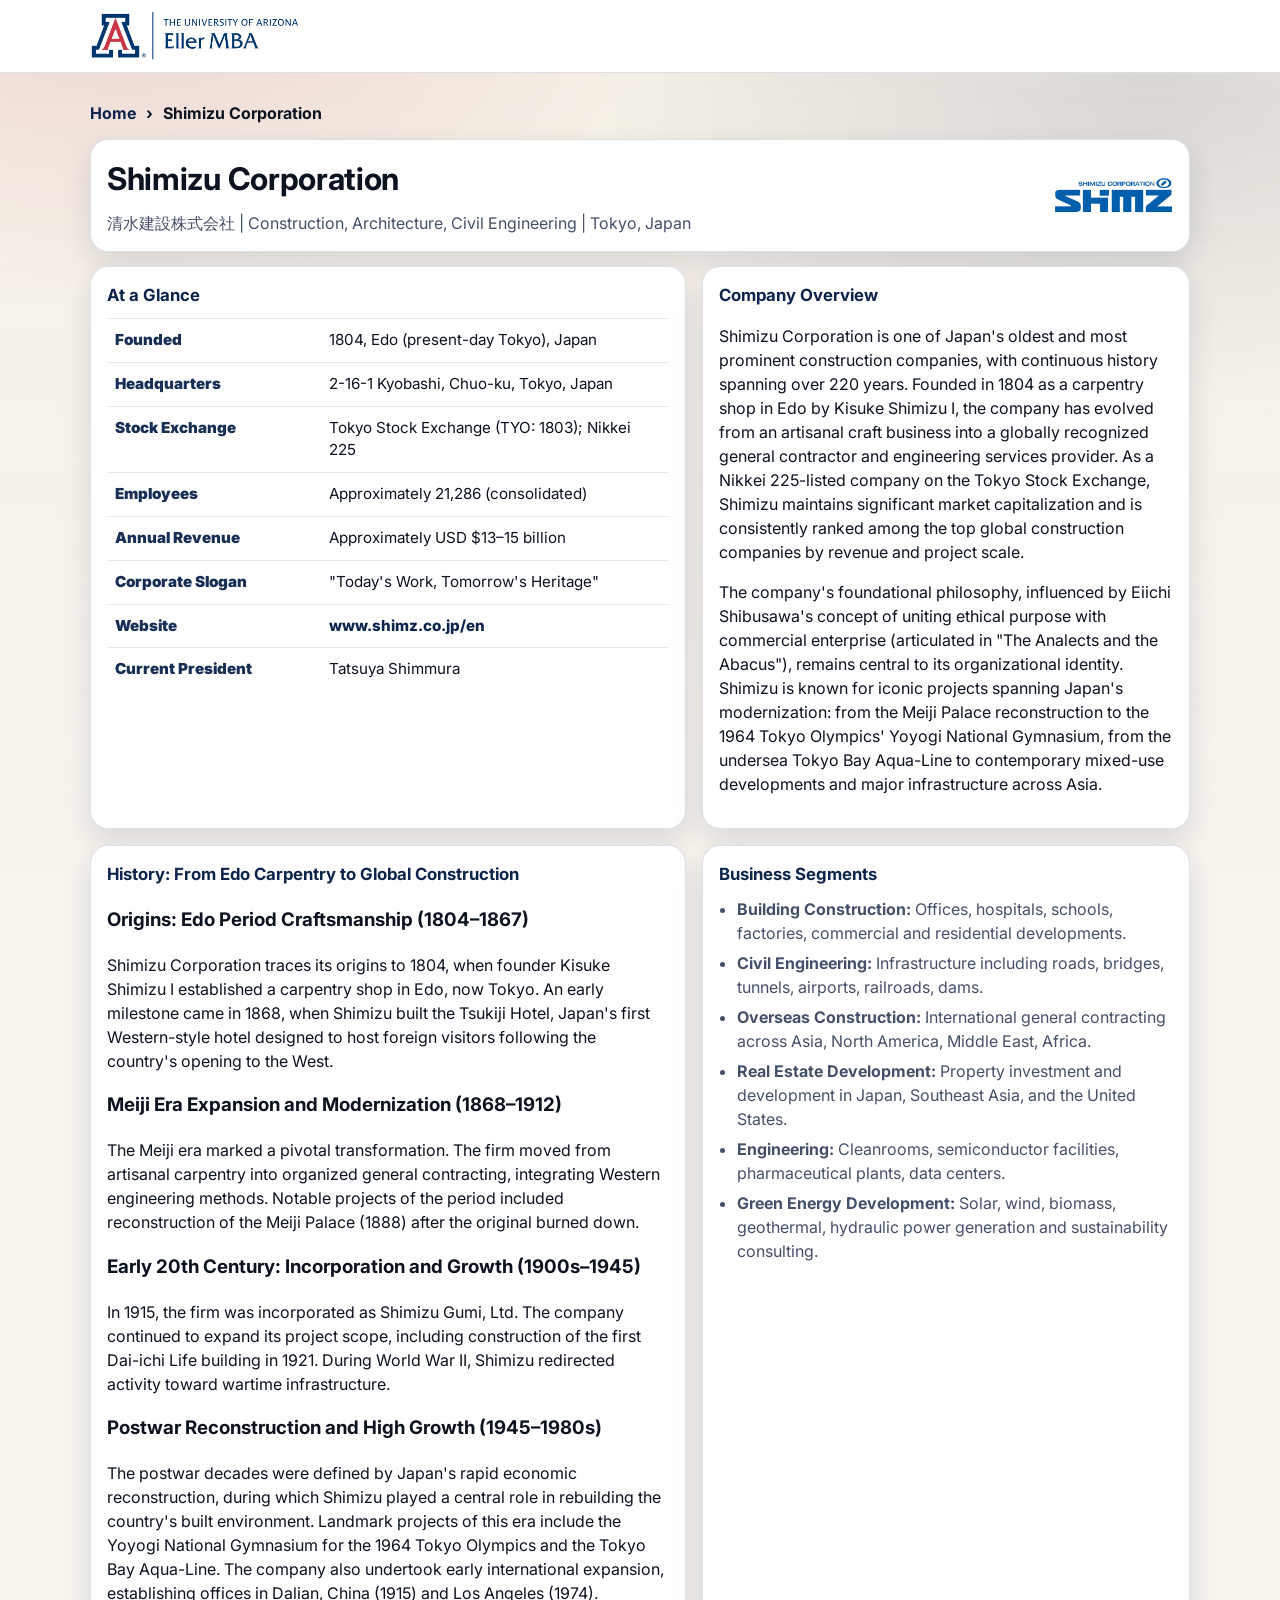
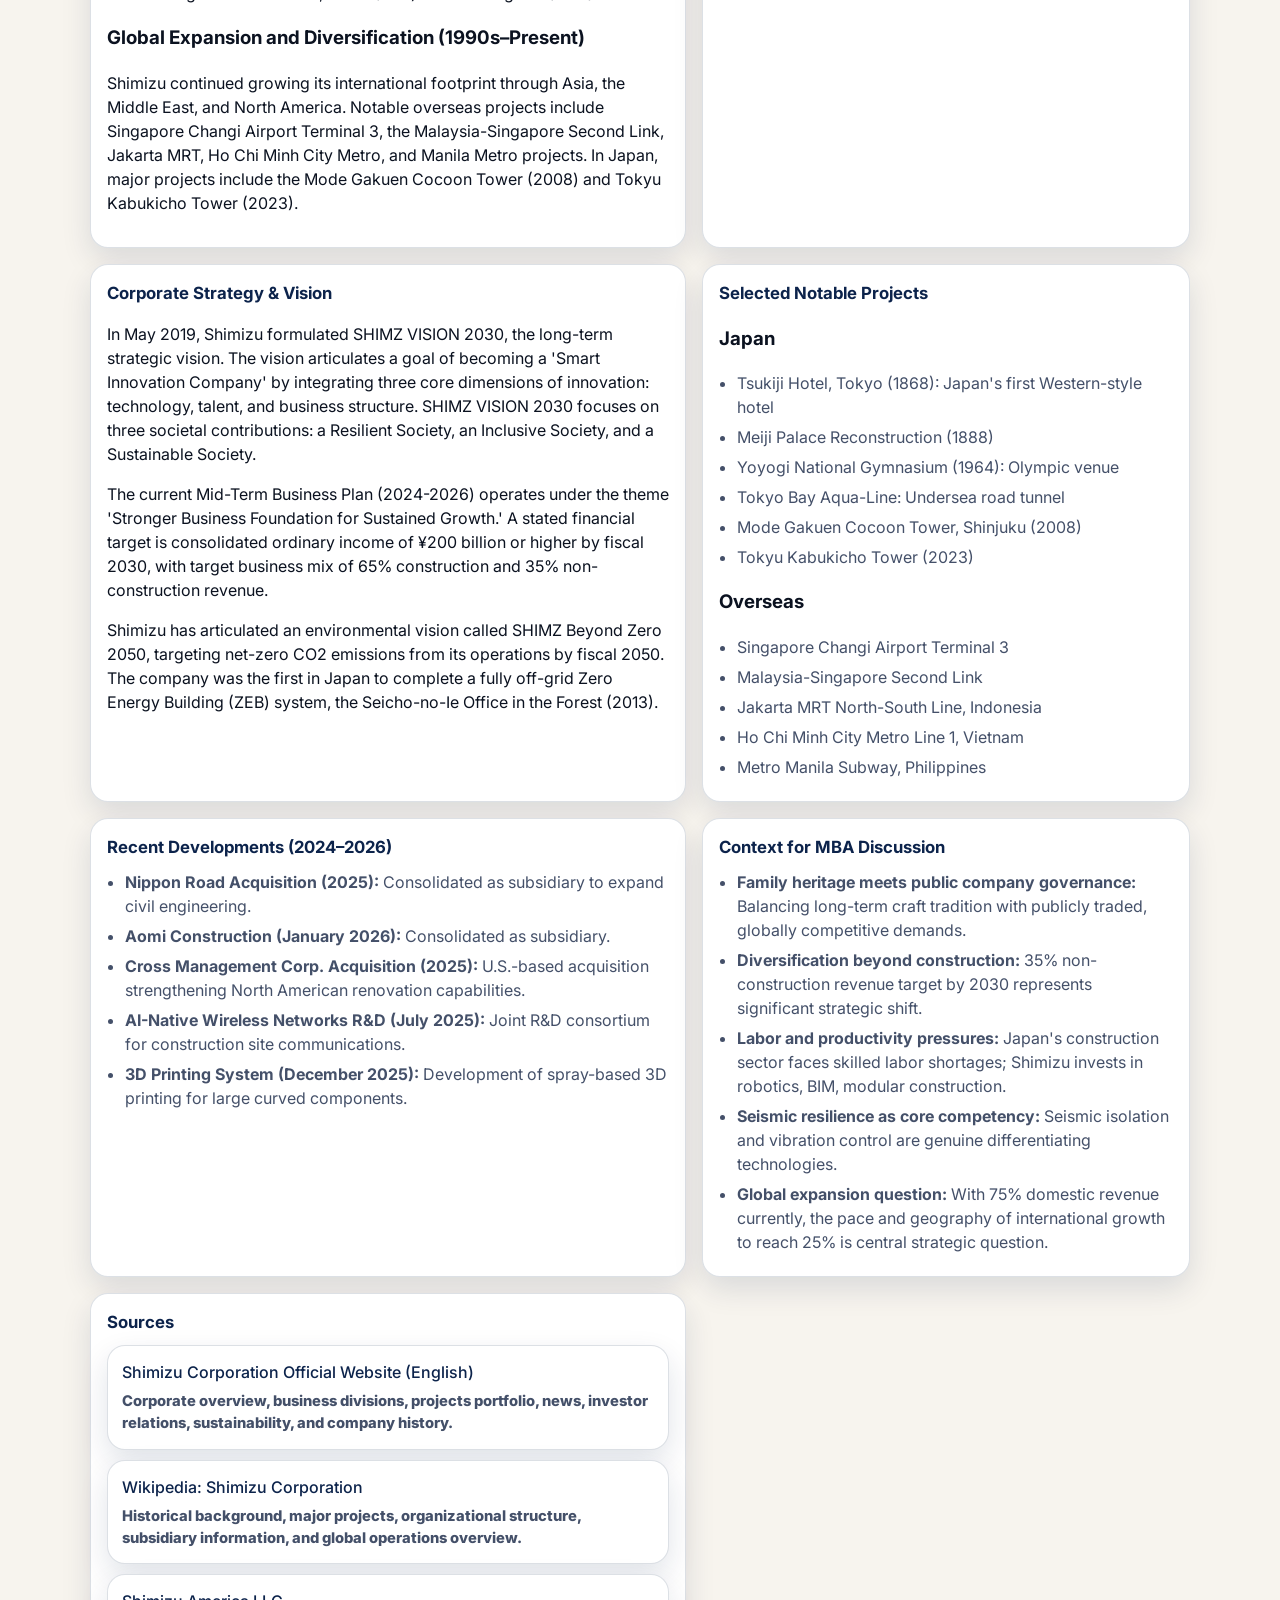
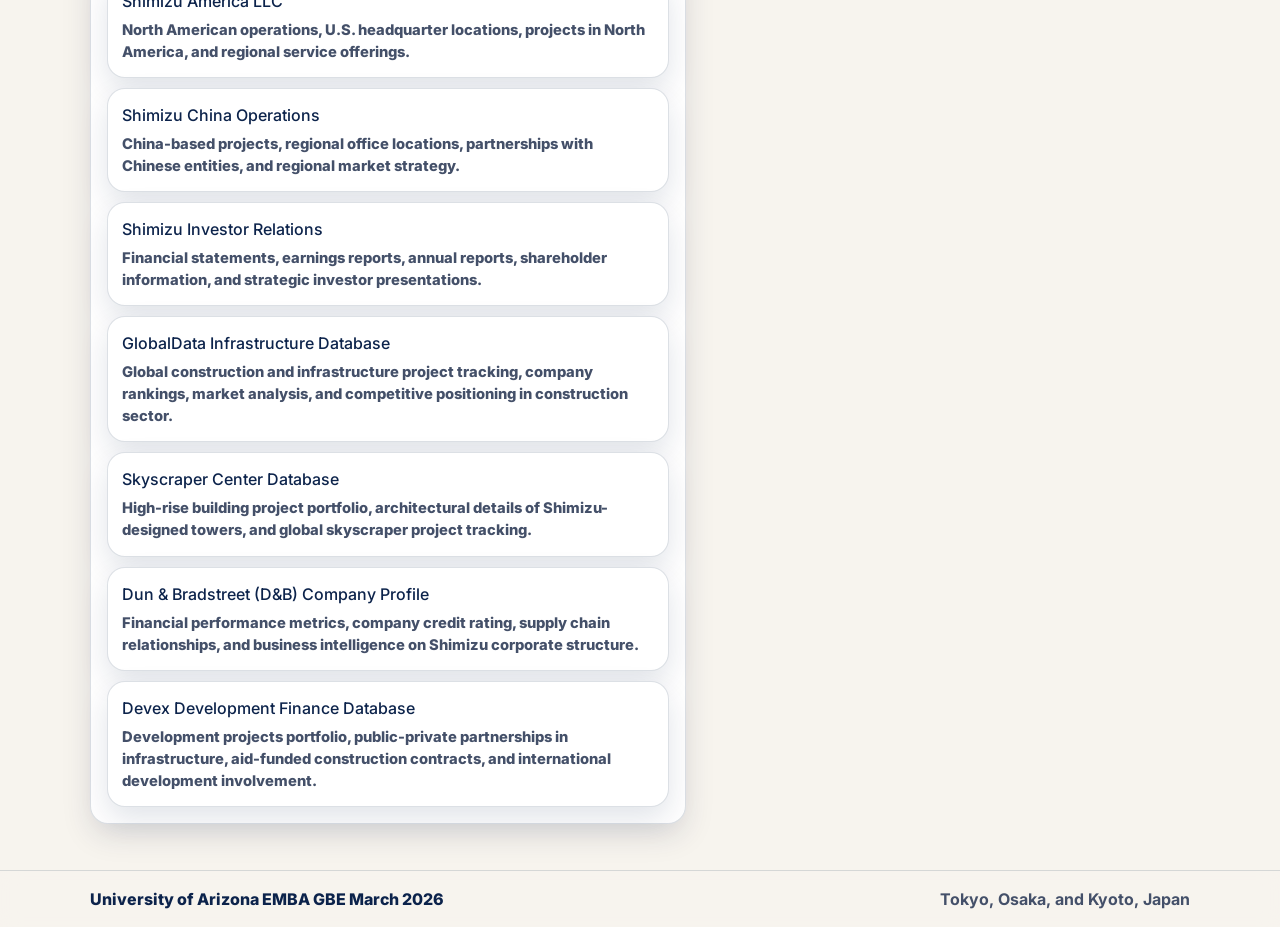
<file: shimizu.html>
<!doctype html>
<html lang="en">
  <head>
    <meta charset="utf-8" />
    <meta name="viewport" content="width=device-width, initial-scale=1" />
    <title>Shimizu Corporation | Fact Sheet</title>
    <meta name="description" content="Shimizu Corporation company fact sheet with key information for EMBA research and preparation." />
    <link rel="icon" href="images/arizona-logo.svg" type="image/svg+xml" />
    <link rel="stylesheet" href="styles.css" />
    <link rel="preconnect" href="https://fonts.googleapis.com" />
    <link rel="preconnect" href="https://fonts.gstatic.com" crossorigin />
    <link href="https://fonts.googleapis.com/css2?family=Inter:wght@400;600;700&family=Noto+Serif+JP:wght@500;600&display=swap" rel="stylesheet"/>
  </head>
  <body>
    <a class="skip-link" href="#main">Skip to content</a>
    <header class="site-header">
      <div class="wrap header-inner">
        <a href="index.html" class="logo-link" aria-label="Company Fact Sheets home">
          <img src="images/eller-logo.png" alt="Eller School of Management logo" class="header-logo" />
        </a>
      </div>
    </header>

    <main id="main" class="site-main">
      <div class="wrap page">
        <div class="breadcrumbs">
          <a href="index.html">Home</a>
          <span aria-hidden="true">›</span>
          <span>Shimizu Corporation</span>
        </div>

        <section class="page-head">
          <div>
            <h1 class="page-title">Shimizu Corporation</h1>
            <p class="page-subtitle">清水建設株式会社 | Construction, Architecture, Civil Engineering | Tokyo, Japan</p>
          </div>
          <img src="images/shimizu-logo.png" alt="Shimizu Corporation logo" class="page-head-logo" />
        </section>

        <div class="content-grid">
          <section class="panel">
            <h2>At a Glance</h2>
            <table class="kv" aria-label="Key facts about Shimizu Corporation">
              <tbody>
                <tr><th scope="row">Founded</th><td>1804, Edo (present-day Tokyo), Japan</td></tr>
                <tr><th scope="row">Headquarters</th><td>2-16-1 Kyobashi, Chuo-ku, Tokyo, Japan</td></tr>
                <tr><th scope="row">Stock Exchange</th><td>Tokyo Stock Exchange (TYO: 1803); Nikkei 225</td></tr>
                <tr><th scope="row">Employees</th><td>Approximately 21,286 (consolidated)</td></tr>
                <tr><th scope="row">Annual Revenue</th><td>Approximately USD $13–15 billion</td></tr>
                <tr><th scope="row">Corporate Slogan</th><td>"Today's Work, Tomorrow's Heritage"</td></tr>
                <tr><th scope="row">Website</th><td><a href="https://www.shimz.co.jp/en/" target="_blank" rel="noopener">www.shimz.co.jp/en</a></td></tr>
                <tr><th scope="row">Current President</th><td>Tatsuya Shimmura</td></tr>
              </tbody>
            </table>
          </section>

          <section class="panel">
            <h2>Company Overview</h2>
            <p>Shimizu Corporation is one of Japan's oldest and most prominent construction companies, with continuous history spanning over 220 years. Founded in 1804 as a carpentry shop in Edo by Kisuke Shimizu I, the company has evolved from an artisanal craft business into a globally recognized general contractor and engineering services provider. As a Nikkei 225-listed company on the Tokyo Stock Exchange, Shimizu maintains significant market capitalization and is consistently ranked among the top global construction companies by revenue and project scale.</p>
            <p>The company's foundational philosophy, influenced by Eiichi Shibusawa's concept of uniting ethical purpose with commercial enterprise (articulated in "The Analects and the Abacus"), remains central to its organizational identity. Shimizu is known for iconic projects spanning Japan's modernization: from the Meiji Palace reconstruction to the 1964 Tokyo Olympics' Yoyogi National Gymnasium, from the undersea Tokyo Bay Aqua-Line to contemporary mixed-use developments and major infrastructure across Asia.</p>
          </section>

          <section class="panel">
            <h2>History: From Edo Carpentry to Global Construction</h2>
            <h3>Origins: Edo Period Craftsmanship (1804–1867)</h3>
            <p>Shimizu Corporation traces its origins to 1804, when founder Kisuke Shimizu I established a carpentry shop in Edo, now Tokyo. An early milestone came in 1868, when Shimizu built the Tsukiji Hotel, Japan's first Western-style hotel designed to host foreign visitors following the country's opening to the West.</p>

            <h3>Meiji Era Expansion and Modernization (1868–1912)</h3>
            <p>The Meiji era marked a pivotal transformation. The firm moved from artisanal carpentry into organized general contracting, integrating Western engineering methods. Notable projects of the period included reconstruction of the Meiji Palace (1888) after the original burned down.</p>

            <h3>Early 20th Century: Incorporation and Growth (1900s–1945)</h3>
            <p>In 1915, the firm was incorporated as Shimizu Gumi, Ltd. The company continued to expand its project scope, including construction of the first Dai-ichi Life building in 1921. During World War II, Shimizu redirected activity toward wartime infrastructure.</p>

            <h3>Postwar Reconstruction and High Growth (1945–1980s)</h3>
            <p>The postwar decades were defined by Japan's rapid economic reconstruction, during which Shimizu played a central role in rebuilding the country's built environment. Landmark projects of this era include the Yoyogi National Gymnasium for the 1964 Tokyo Olympics and the Tokyo Bay Aqua-Line. The company also undertook early international expansion, establishing offices in Dalian, China (1915) and Los Angeles (1974).</p>

            <h3>Global Expansion and Diversification (1990s–Present)</h3>
            <p>Shimizu continued growing its international footprint through Asia, the Middle East, and North America. Notable overseas projects include Singapore Changi Airport Terminal 3, the Malaysia-Singapore Second Link, Jakarta MRT, Ho Chi Minh City Metro, and Manila Metro projects. In Japan, major projects include the Mode Gakuen Cocoon Tower (2008) and Tokyu Kabukicho Tower (2023).</p>
          </section>

          <section class="panel">
            <h2>Business Segments</h2>
            <ul class="list">
              <li><strong>Building Construction:</strong> Offices, hospitals, schools, factories, commercial and residential developments.</li>
              <li><strong>Civil Engineering:</strong> Infrastructure including roads, bridges, tunnels, airports, railroads, dams.</li>
              <li><strong>Overseas Construction:</strong> International general contracting across Asia, North America, Middle East, Africa.</li>
              <li><strong>Real Estate Development:</strong> Property investment and development in Japan, Southeast Asia, and the United States.</li>
              <li><strong>Engineering:</strong> Cleanrooms, semiconductor facilities, pharmaceutical plants, data centers.</li>
              <li><strong>Green Energy Development:</strong> Solar, wind, biomass, geothermal, hydraulic power generation and sustainability consulting.</li>
            </ul>
          </section>

          <section class="panel">
            <h2>Corporate Strategy & Vision</h2>
            <p>In May 2019, Shimizu formulated SHIMZ VISION 2030, the long-term strategic vision. The vision articulates a goal of becoming a 'Smart Innovation Company' by integrating three core dimensions of innovation: technology, talent, and business structure. SHIMZ VISION 2030 focuses on three societal contributions: a Resilient Society, an Inclusive Society, and a Sustainable Society.</p>
            <p>The current Mid-Term Business Plan (2024-2026) operates under the theme 'Stronger Business Foundation for Sustained Growth.' A stated financial target is consolidated ordinary income of ¥200 billion or higher by fiscal 2030, with target business mix of 65% construction and 35% non-construction revenue.</p>
            <p>Shimizu has articulated an environmental vision called SHIMZ Beyond Zero 2050, targeting net-zero CO2 emissions from its operations by fiscal 2050. The company was the first in Japan to complete a fully off-grid Zero Energy Building (ZEB) system, the Seicho-no-Ie Office in the Forest (2013).</p>
          </section>

          <section class="panel">
            <h2>Selected Notable Projects</h2>
            <h3>Japan</h3>
            <ul class="list">
              <li>Tsukiji Hotel, Tokyo (1868): Japan's first Western-style hotel</li>
              <li>Meiji Palace Reconstruction (1888)</li>
              <li>Yoyogi National Gymnasium (1964): Olympic venue</li>
              <li>Tokyo Bay Aqua-Line: Undersea road tunnel</li>
              <li>Mode Gakuen Cocoon Tower, Shinjuku (2008)</li>
              <li>Tokyu Kabukicho Tower (2023)</li>
            </ul>
            <h3>Overseas</h3>
            <ul class="list">
              <li>Singapore Changi Airport Terminal 3</li>
              <li>Malaysia-Singapore Second Link</li>
              <li>Jakarta MRT North-South Line, Indonesia</li>
              <li>Ho Chi Minh City Metro Line 1, Vietnam</li>
              <li>Metro Manila Subway, Philippines</li>
            </ul>
          </section>

          <section class="panel">
            <h2>Recent Developments (2024–2026)</h2>
            <ul class="list">
              <li><strong>Nippon Road Acquisition (2025):</strong> Consolidated as subsidiary to expand civil engineering.</li>
              <li><strong>Aomi Construction (January 2026):</strong> Consolidated as subsidiary.</li>
              <li><strong>Cross Management Corp. Acquisition (2025):</strong> U.S.-based acquisition strengthening North American renovation capabilities.</li>
              <li><strong>AI-Native Wireless Networks R&D (July 2025):</strong> Joint R&D consortium for construction site communications.</li>
              <li><strong>3D Printing System (December 2025):</strong> Development of spray-based 3D printing for large curved components.</li>
            </ul>
          </section>

          <section class="panel">
            <h2>Context for MBA Discussion</h2>
            <ul class="list">
              <li><strong>Family heritage meets public company governance:</strong> Balancing long-term craft tradition with publicly traded, globally competitive demands.</li>
              <li><strong>Diversification beyond construction:</strong> 35% non-construction revenue target by 2030 represents significant strategic shift.</li>
              <li><strong>Labor and productivity pressures:</strong> Japan's construction sector faces skilled labor shortages; Shimizu invests in robotics, BIM, modular construction.</li>
              <li><strong>Seismic resilience as core competency:</strong> Seismic isolation and vibration control are genuine differentiating technologies.</li>
              <li><strong>Global expansion question:</strong> With 75% domestic revenue currently, the pace and geography of international growth to reach 25% is central strategic question.</li>
            </ul>
          </section>

          <section class="panel">
            <h2>Sources</h2>
            <div class="sources">
              <a class="source-link" href="https://www.shimz.co.jp/en/" target="_blank" rel="noopener">
                <div>Shimizu Corporation Official Website (English)</div>
                <div class="small">Corporate overview, business divisions, projects portfolio, news, investor relations, sustainability, and company history.</div>
              </a>
              <a class="source-link" href="https://en.wikipedia.org/wiki/Shimizu_Corporation" target="_blank" rel="noopener">
                <div>Wikipedia: Shimizu Corporation</div>
                <div class="small">Historical background, major projects, organizational structure, subsidiary information, and global operations overview.</div>
              </a>
              <a class="source-link" href="https://www.shimz-global.com/sai/en/" target="_blank" rel="noopener">
                <div>Shimizu America LLC</div>
                <div class="small">North American operations, U.S. headquarter locations, projects in North America, and regional service offerings.</div>
              </a>
              <a class="source-link" href="https://www.shimz-global.com/cn/en/" target="_blank" rel="noopener">
                <div>Shimizu China Operations</div>
                <div class="small">China-based projects, regional office locations, partnerships with Chinese entities, and regional market strategy.</div>
              </a>
              <a class="source-link" href="https://www.shimz.co.jp/en/company/ir/" target="_blank" rel="noopener">
                <div>Shimizu Investor Relations</div>
                <div class="small">Financial statements, earnings reports, annual reports, shareholder information, and strategic investor presentations.</div>
              </a>
              <a class="source-link" href="https://www.globaldata.com/" target="_blank" rel="noopener">
                <div>GlobalData Infrastructure Database</div>
                <div class="small">Global construction and infrastructure project tracking, company rankings, market analysis, and competitive positioning in construction sector.</div>
              </a>
              <a class="source-link" href="https://www.skyscrapercenter.com/" target="_blank" rel="noopener">
                <div>Skyscraper Center Database</div>
                <div class="small">High-rise building project portfolio, architectural details of Shimizu-designed towers, and global skyscraper project tracking.</div>
              </a>
              <a class="source-link" href="https://www.dnb.com/" target="_blank" rel="noopener">
                <div>Dun &amp; Bradstreet (D&amp;B) Company Profile</div>
                <div class="small">Financial performance metrics, company credit rating, supply chain relationships, and business intelligence on Shimizu corporate structure.</div>
              </a>
              <a class="source-link" href="https://www.devex.net/" target="_blank" rel="noopener">
                <div>Devex Development Finance Database</div>
                <div class="small">Development projects portfolio, public-private partnerships in infrastructure, aid-funded construction contracts, and international development involvement.</div>
              </a>
            </div>
          </section>
        </div>
      </div>
    </main>

    <footer class="site-footer">
      <div class="wrap footer-inner">
        <p class="footer-text">University of Arizona EMBA GBE March 2026</p>
        <p class="footer-text subtle">Tokyo, Osaka, and Kyoto, Japan</p>
      </div>
    </footer>
  </body>
</html>
</file>
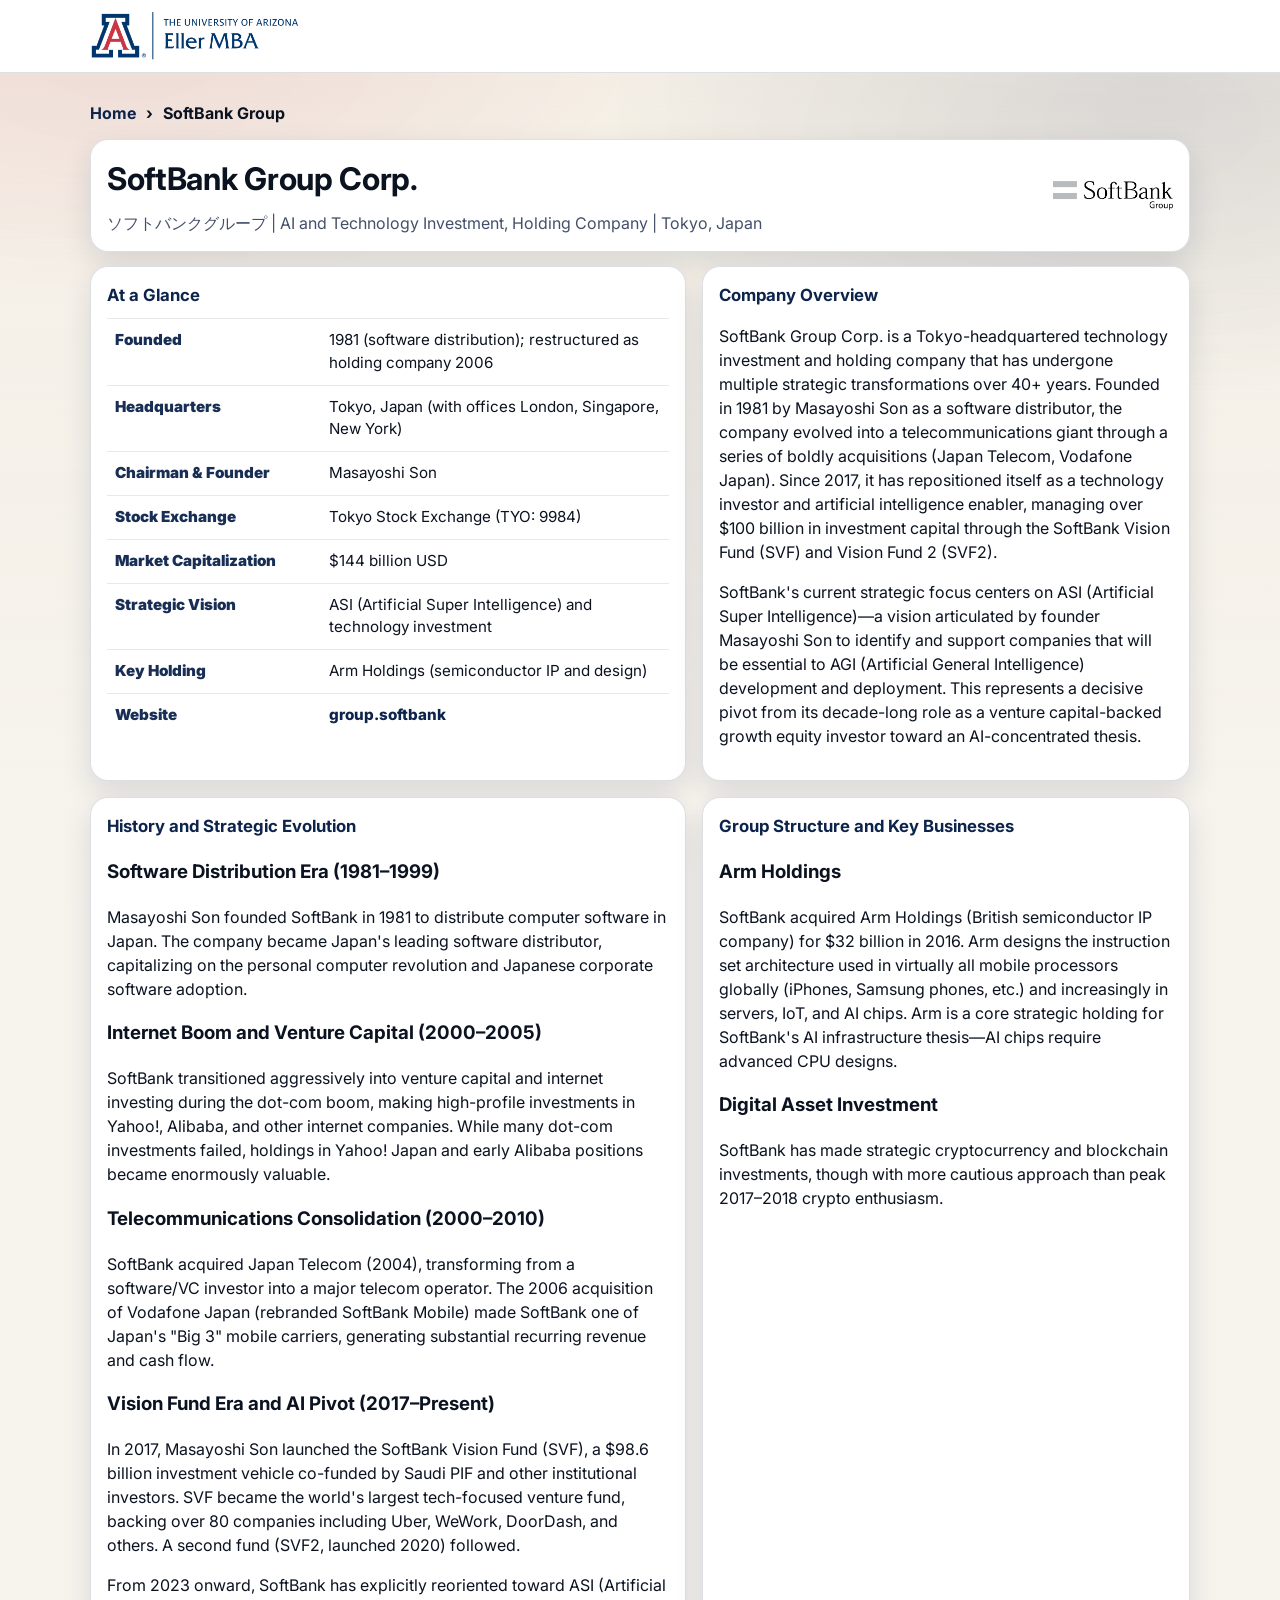
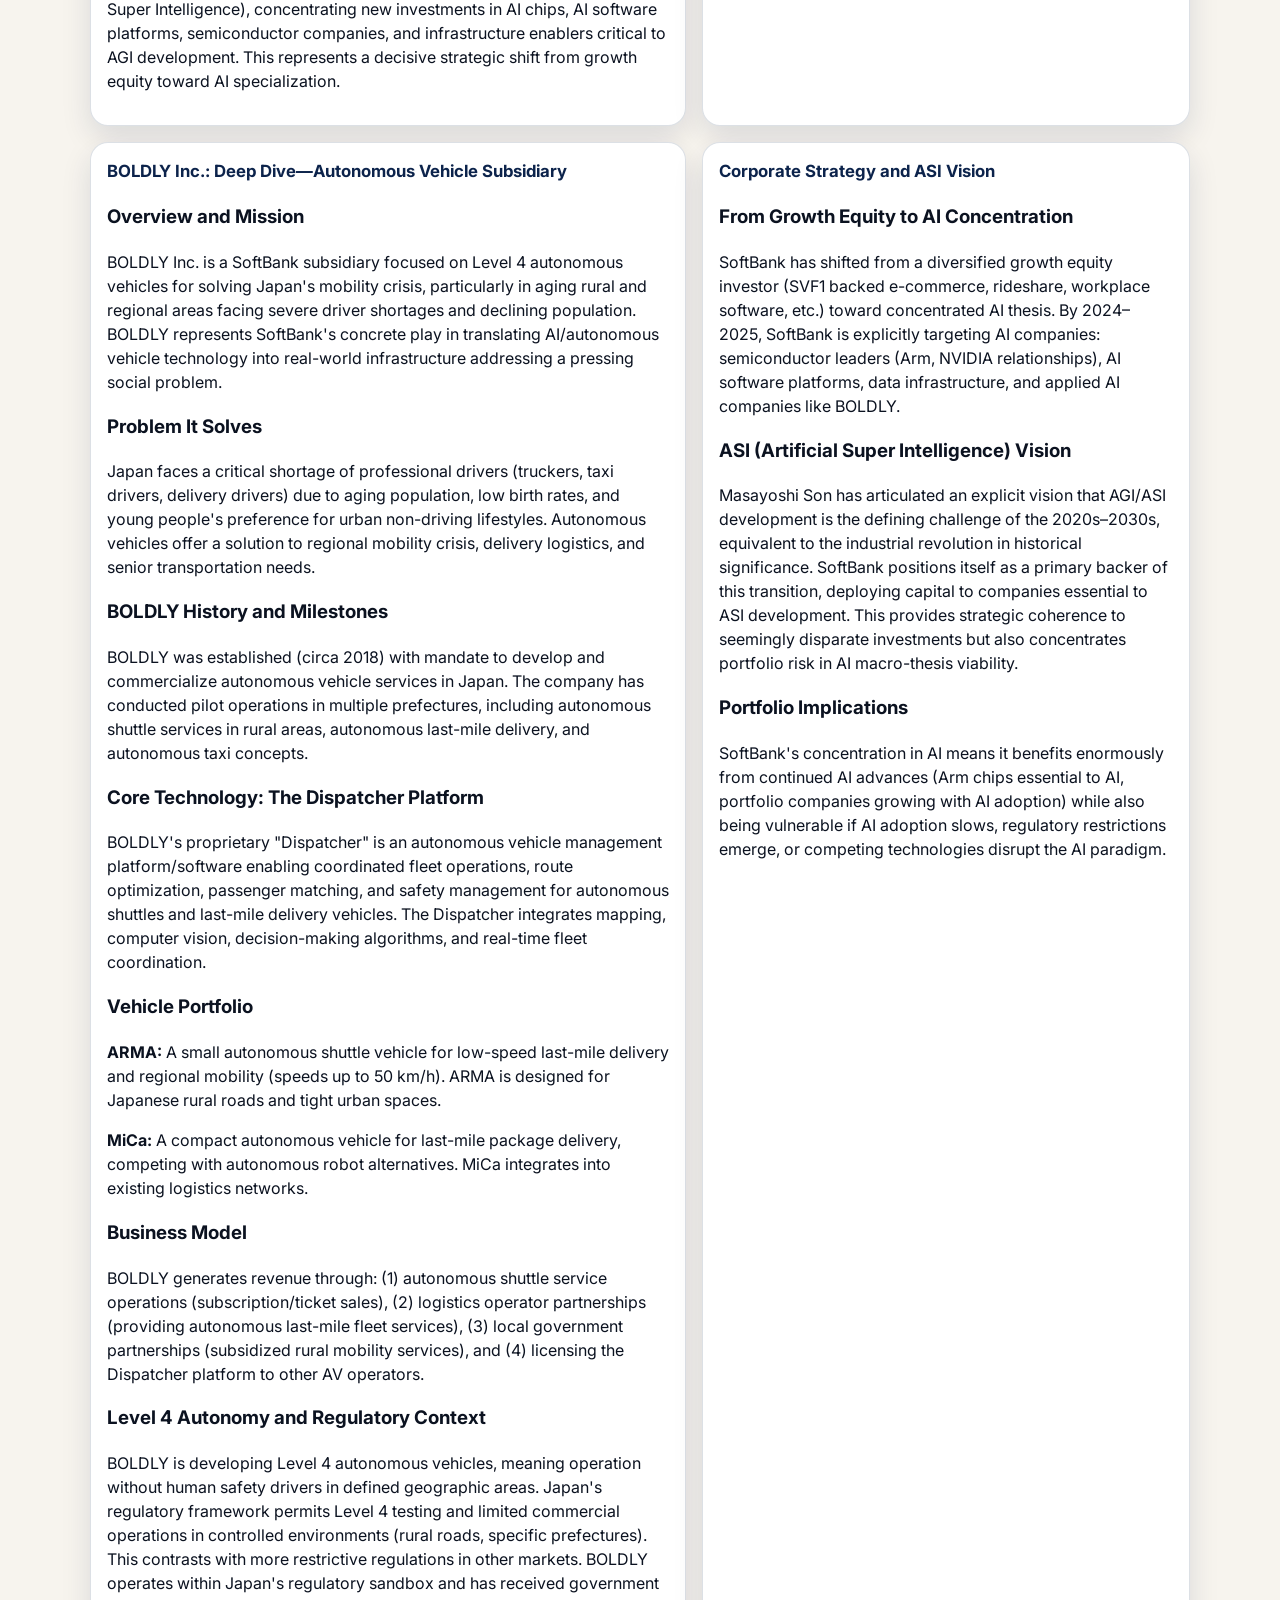
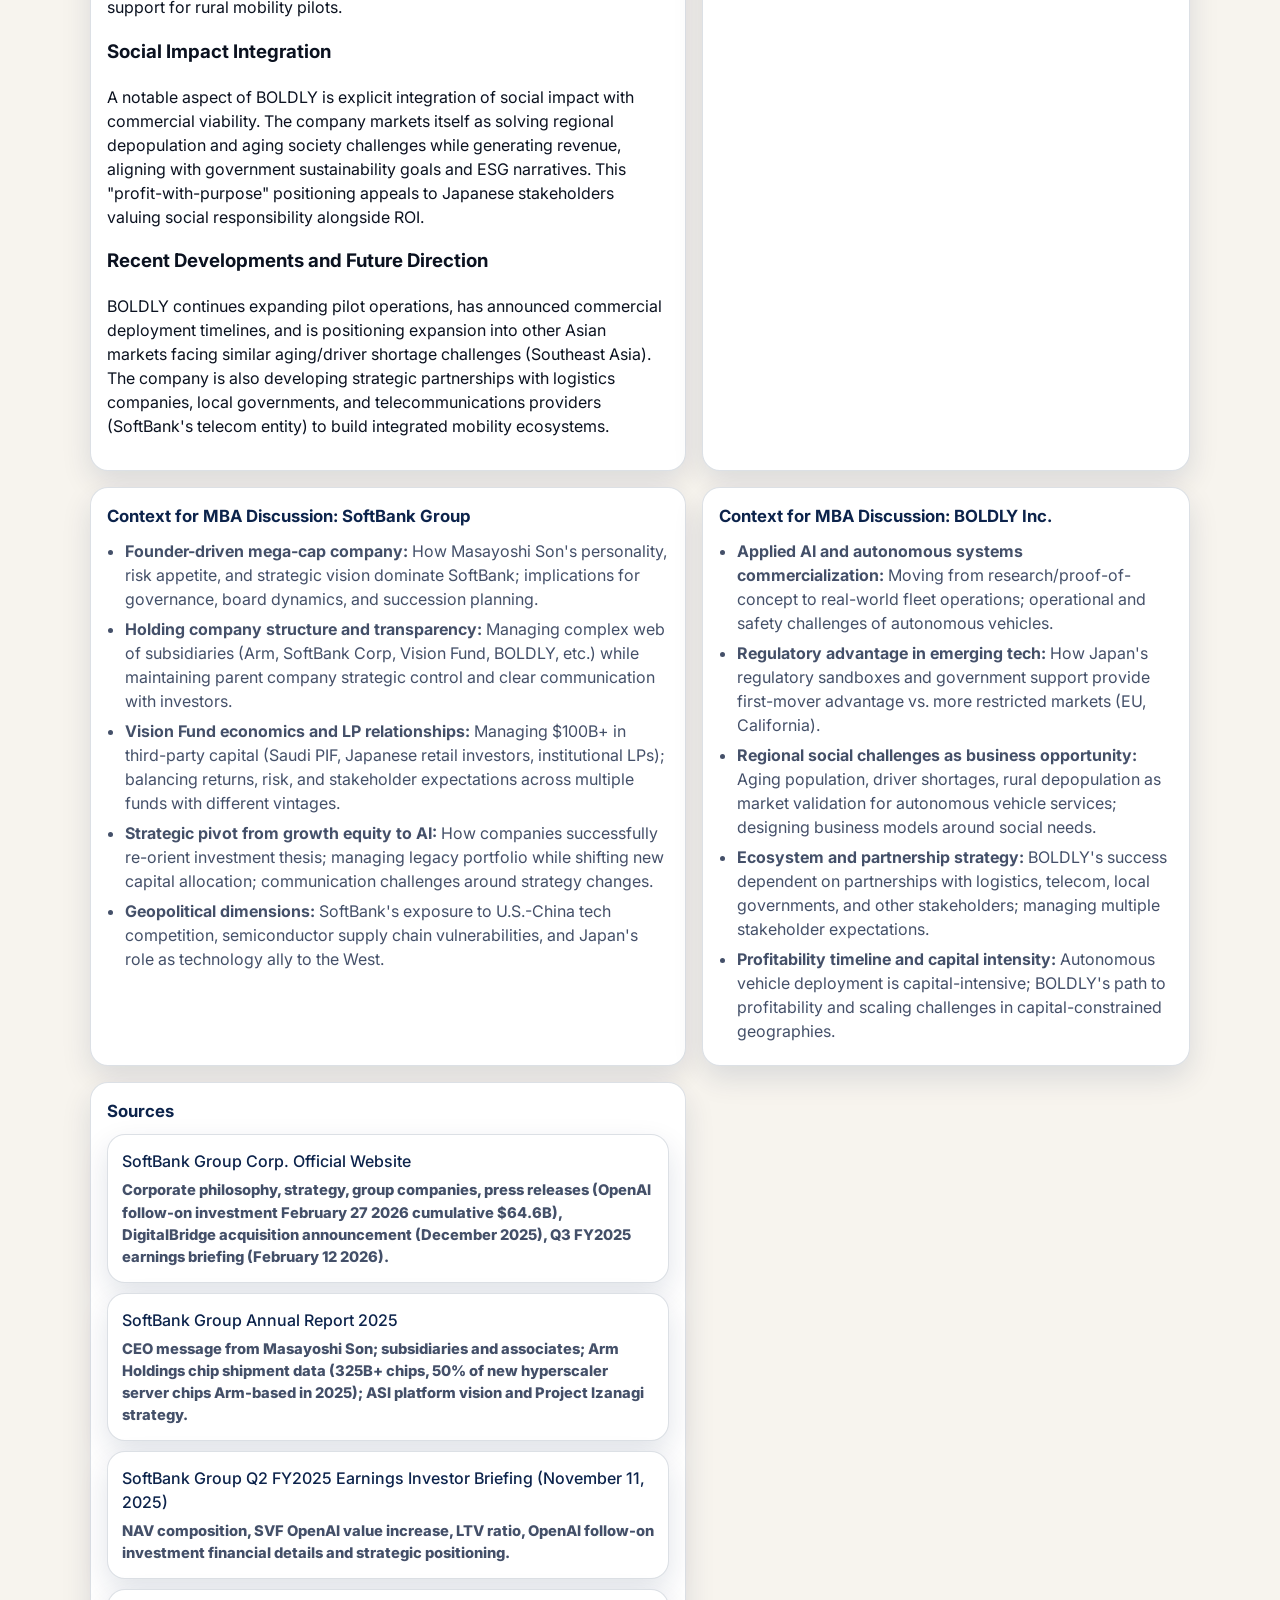
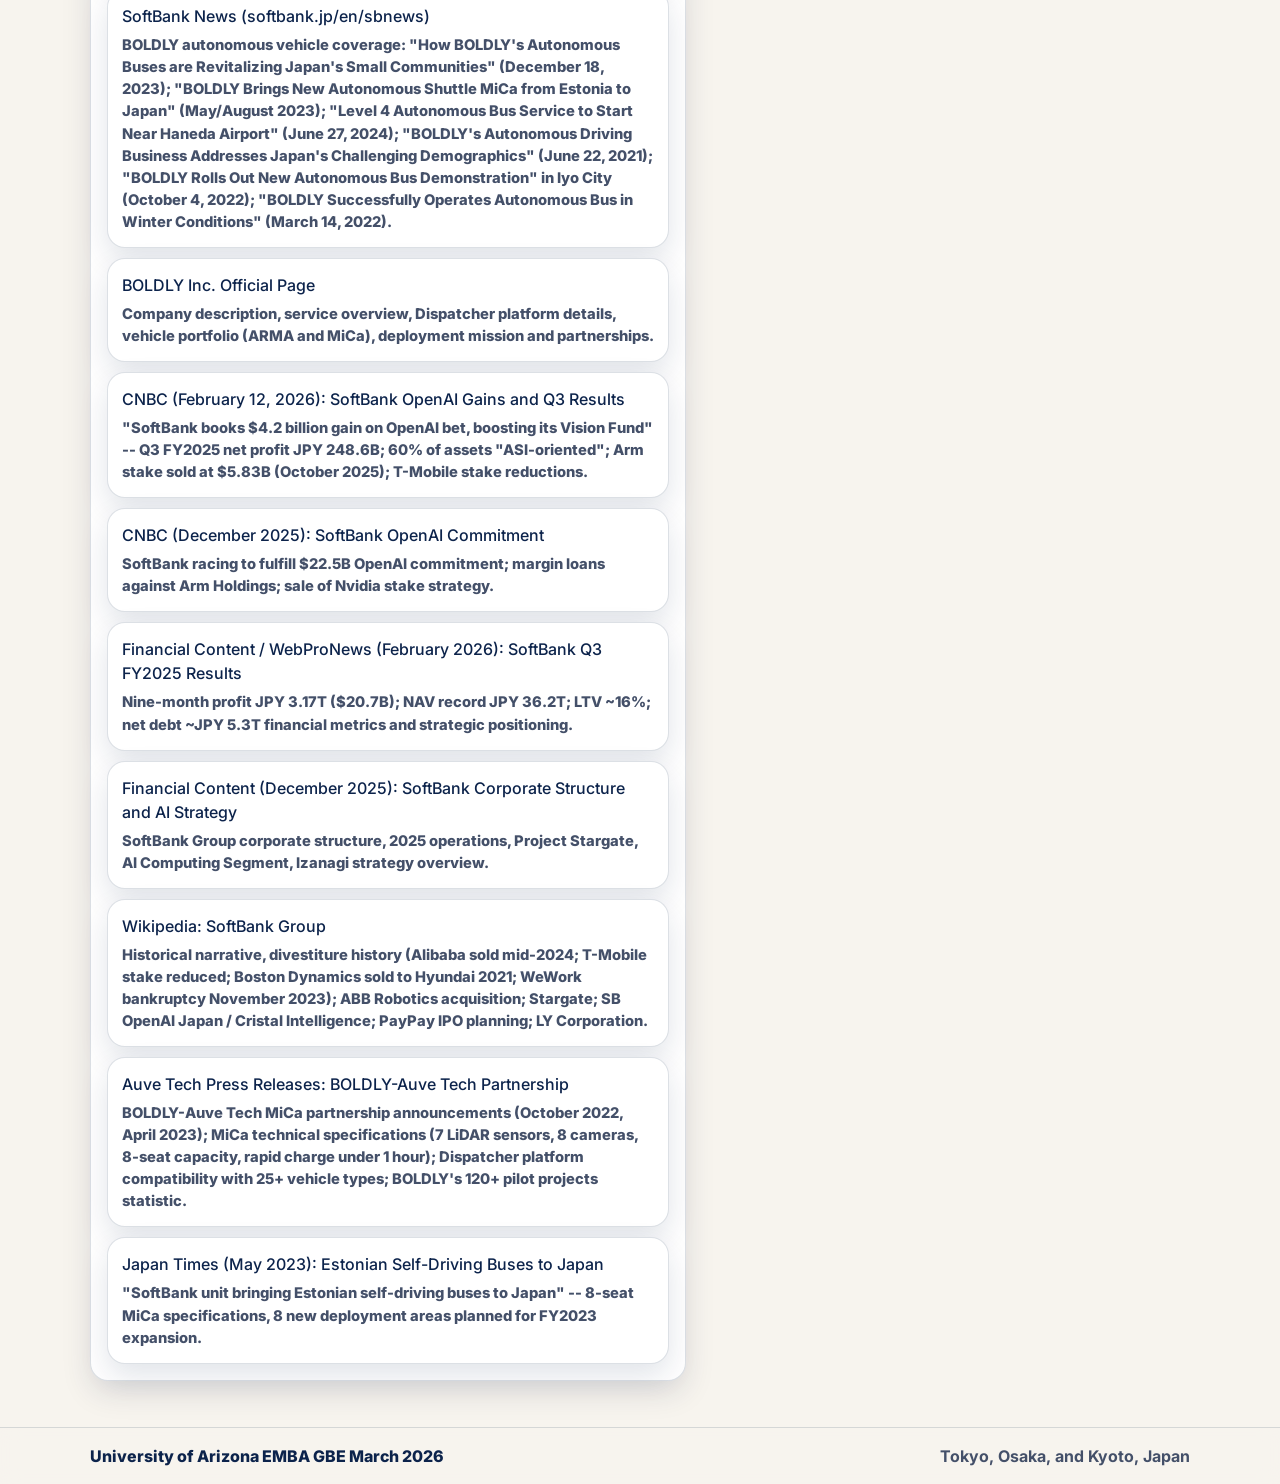
<file: softbank.html>
<!doctype html>
<html lang="en">
  <head>
    <meta charset="utf-8" />
    <meta name="viewport" content="width=device-width, initial-scale=1" />
    <title>SoftBank Group | Fact Sheet</title>
    <meta name="description" content="SoftBank Group company fact sheet with key information for EMBA research and preparation." />
    <link rel="icon" href="images/arizona-logo.svg" type="image/svg+xml" />
    <link rel="stylesheet" href="styles.css" />
    <link rel="preconnect" href="https://fonts.googleapis.com" />
    <link rel="preconnect" href="https://fonts.gstatic.com" crossorigin />
    <link href="https://fonts.googleapis.com/css2?family=Inter:wght@400;600;700&family=Noto+Serif+JP:wght@500;600&display=swap" rel="stylesheet"/>
  </head>
  <body>
    <a class="skip-link" href="#main">Skip to content</a>
    <header class="site-header">
      <div class="wrap header-inner">
        <a href="index.html" class="logo-link" aria-label="Company Fact Sheets home">
          <img src="images/eller-logo.png" alt="Eller School of Management logo" class="header-logo" />
        </a>
      </div>
    </header>

    <main id="main" class="site-main">
      <div class="wrap page">
        <div class="breadcrumbs">
          <a href="index.html">Home</a>
          <span aria-hidden="true">›</span>
          <span>SoftBank Group</span>
        </div>

        <section class="page-head">
          <div>
            <h1 class="page-title">SoftBank Group Corp.</h1>
            <p class="page-subtitle">ソフトバンクグループ | AI and Technology Investment, Holding Company | Tokyo, Japan</p>
          </div>
          <img src="images/softbank-logo.png" alt="SoftBank Group logo" class="page-head-logo" />
        </section>

        <div class="content-grid">
          <section class="panel">
            <h2>At a Glance</h2>
            <table class="kv" aria-label="Key facts about SoftBank Group">
              <tbody>
                <tr><th scope="row">Founded</th><td>1981 (software distribution); restructured as holding company 2006</td></tr>
                <tr><th scope="row">Headquarters</th><td>Tokyo, Japan (with offices London, Singapore, New York)</td></tr>
                <tr><th scope="row">Chairman &amp; Founder</th><td>Masayoshi Son</td></tr>
                <tr><th scope="row">Stock Exchange</th><td>Tokyo Stock Exchange (TYO: 9984)</td></tr>
                <tr><th scope="row">Market Capitalization</th><td>$144 billion USD</td></tr>
                <tr><th scope="row">Strategic Vision</th><td>ASI (Artificial Super Intelligence) and technology investment</td></tr>
                <tr><th scope="row">Key Holding</th><td>Arm Holdings (semiconductor IP and design)</td></tr>
                <tr><th scope="row">Website</th><td><a href="https://group.softbank/en" target="_blank" rel="noopener">group.softbank</a></td></tr>
              </tbody>
            </table>
          </section>

          <section class="panel">
            <h2>Company Overview</h2>
            <p>SoftBank Group Corp. is a Tokyo-headquartered technology investment and holding company that has undergone multiple strategic transformations over 40+ years. Founded in 1981 by Masayoshi Son as a software distributor, the company evolved into a telecommunications giant through a series of boldly acquisitions (Japan Telecom, Vodafone Japan). Since 2017, it has repositioned itself as a technology investor and artificial intelligence enabler, managing over $100 billion in investment capital through the SoftBank Vision Fund (SVF) and Vision Fund 2 (SVF2).</p>
            <p>SoftBank's current strategic focus centers on ASI (Artificial Super Intelligence)—a vision articulated by founder Masayoshi Son to identify and support companies that will be essential to AGI (Artificial General Intelligence) development and deployment. This represents a decisive pivot from its decade-long role as a venture capital-backed growth equity investor toward an AI-concentrated thesis.</p>
          </section>

          <section class="panel">
            <h2>History and Strategic Evolution</h2>
            <h3>Software Distribution Era (1981–1999)</h3>
            <p>Masayoshi Son founded SoftBank in 1981 to distribute computer software in Japan. The company became Japan's leading software distributor, capitalizing on the personal computer revolution and Japanese corporate software adoption.</p>

            <h3>Internet Boom and Venture Capital (2000–2005)</h3>
            <p>SoftBank transitioned aggressively into venture capital and internet investing during the dot-com boom, making high-profile investments in Yahoo!, Alibaba, and other internet companies. While many dot-com investments failed, holdings in Yahoo! Japan and early Alibaba positions became enormously valuable.</p>

            <h3>Telecommunications Consolidation (2000–2010)</h3>
            <p>SoftBank acquired Japan Telecom (2004), transforming from a software/VC investor into a major telecom operator. The 2006 acquisition of Vodafone Japan (rebranded SoftBank Mobile) made SoftBank one of Japan's "Big 3" mobile carriers, generating substantial recurring revenue and cash flow.</p>

            <h3>Vision Fund Era and AI Pivot (2017–Present)</h3>
            <p>In 2017, Masayoshi Son launched the SoftBank Vision Fund (SVF), a $98.6 billion investment vehicle co-funded by Saudi PIF and other institutional investors. SVF became the world's largest tech-focused venture fund, backing over 80 companies including Uber, WeWork, DoorDash, and others. A second fund (SVF2, launched 2020) followed.</p>
            <p>From 2023 onward, SoftBank has explicitly reoriented toward ASI (Artificial Super Intelligence), concentrating new investments in AI chips, AI software platforms, semiconductor companies, and infrastructure enablers critical to AGI development. This represents a decisive strategic shift from growth equity toward AI specialization.</p>
          </section>

          <section class="panel">
            <h2>Group Structure and Key Businesses</h2>
            <h3>Arm Holdings</h3>
            <p>SoftBank acquired Arm Holdings (British semiconductor IP company) for $32 billion in 2016. Arm designs the instruction set architecture used in virtually all mobile processors globally (iPhones, Samsung phones, etc.) and increasingly in servers, IoT, and AI chips. Arm is a core strategic holding for SoftBank's AI infrastructure thesis—AI chips require advanced CPU designs.</p>

            <h3>Digital Asset Investment</h3>
            <p>SoftBank has made strategic cryptocurrency and blockchain investments, though with more cautious approach than peak 2017–2018 crypto enthusiasm.</p>
           </section>

          <section class="panel">
            <h2>BOLDLY Inc.: Deep Dive—Autonomous Vehicle Subsidiary</h2>
            <h3>Overview and Mission</h3>
            <p>BOLDLY Inc. is a SoftBank subsidiary focused on Level 4 autonomous vehicles for solving Japan's mobility crisis, particularly in aging rural and regional areas facing severe driver shortages and declining population. BOLDLY represents SoftBank's concrete play in translating AI/autonomous vehicle technology into real-world infrastructure addressing a pressing social problem.</p>

            <h3>Problem It Solves</h3>
            <p>Japan faces a critical shortage of professional drivers (truckers, taxi drivers, delivery drivers) due to aging population, low birth rates, and young people's preference for urban non-driving lifestyles. Autonomous vehicles offer a solution to regional mobility crisis, delivery logistics, and senior transportation needs.</p>

            <h3>BOLDLY History and Milestones</h3>
            <p>BOLDLY was established (circa 2018) with mandate to develop and commercialize autonomous vehicle services in Japan. The company has conducted pilot operations in multiple prefectures, including autonomous shuttle services in rural areas, autonomous last-mile delivery, and autonomous taxi concepts.</p>

            <h3>Core Technology: The Dispatcher Platform</h3>
            <p>BOLDLY's proprietary "Dispatcher" is an autonomous vehicle management platform/software enabling coordinated fleet operations, route optimization, passenger matching, and safety management for autonomous shuttles and last-mile delivery vehicles. The Dispatcher integrates mapping, computer vision, decision-making algorithms, and real-time fleet coordination.</p>

            <h3>Vehicle Portfolio</h3>
            <p><strong>ARMA:</strong> A small autonomous shuttle vehicle for low-speed last-mile delivery and regional mobility (speeds up to 50 km/h). ARMA is designed for Japanese rural roads and tight urban spaces.</p>
            <p><strong>MiCa:</strong> A compact autonomous vehicle for last-mile package delivery, competing with autonomous robot alternatives. MiCa integrates into existing logistics networks.</p>

            <h3>Business Model</h3>
            <p>BOLDLY generates revenue through: (1) autonomous shuttle service operations (subscription/ticket sales), (2) logistics operator partnerships (providing autonomous last-mile fleet services), (3) local government partnerships (subsidized rural mobility services), and (4) licensing the Dispatcher platform to other AV operators.</p>

            <h3>Level 4 Autonomy and Regulatory Context</h3>
            <p>BOLDLY is developing Level 4 autonomous vehicles, meaning operation without human safety drivers in defined geographic areas. Japan's regulatory framework permits Level 4 testing and limited commercial operations in controlled environments (rural roads, specific prefectures). This contrasts with more restrictive regulations in other markets. BOLDLY operates within Japan's regulatory sandbox and has received government support for rural mobility pilots.</p>

            <h3>Social Impact Integration</h3>
            <p>A notable aspect of BOLDLY is explicit integration of social impact with commercial viability. The company markets itself as solving regional depopulation and aging society challenges while generating revenue, aligning with government sustainability goals and ESG narratives. This "profit-with-purpose" positioning appeals to Japanese stakeholders valuing social responsibility alongside ROI.</p>

            <h3>Recent Developments and Future Direction</h3>
            <p>BOLDLY continues expanding pilot operations, has announced commercial deployment timelines, and is positioning expansion into other Asian markets facing similar aging/driver shortage challenges (Southeast Asia). The company is also developing strategic partnerships with logistics companies, local governments, and telecommunications providers (SoftBank's telecom entity) to build integrated mobility ecosystems.</p>
          </section>

          <section class="panel">
            <h2>Corporate Strategy and ASI Vision</h2>
            <h3>From Growth Equity to AI Concentration</h3>
            <p>SoftBank has shifted from a diversified growth equity investor (SVF1 backed e-commerce, rideshare, workplace software, etc.) toward concentrated AI thesis. By 2024–2025, SoftBank is explicitly targeting AI companies: semiconductor leaders (Arm, NVIDIA relationships), AI software platforms, data infrastructure, and applied AI companies like BOLDLY.</p>

            <h3>ASI (Artificial Super Intelligence) Vision</h3>
            <p>Masayoshi Son has articulated an explicit vision that AGI/ASI development is the defining challenge of the 2020s–2030s, equivalent to the industrial revolution in historical significance. SoftBank positions itself as a primary backer of this transition, deploying capital to companies essential to ASI development. This provides strategic coherence to seemingly disparate investments but also concentrates portfolio risk in AI macro-thesis viability.</p>

            <h3>Portfolio Implications</h3>
            <p>SoftBank's concentration in AI means it benefits enormously from continued AI advances (Arm chips essential to AI, portfolio companies growing with AI adoption) while also being vulnerable if AI adoption slows, regulatory restrictions emerge, or competing technologies disrupt the AI paradigm.</p>
          </section>

          <section class="panel">
            <h2>Context for MBA Discussion: SoftBank Group</h2>
            <ul class="list">
              <li><strong>Founder-driven mega-cap company:</strong> How Masayoshi Son's personality, risk appetite, and strategic vision dominate SoftBank; implications for governance, board dynamics, and succession planning.</li>
              <li><strong>Holding company structure and transparency:</strong> Managing complex web of subsidiaries (Arm, SoftBank Corp, Vision Fund, BOLDLY, etc.) while maintaining parent company strategic control and clear communication with investors.</li>
              <li><strong>Vision Fund economics and LP relationships:</strong> Managing $100B+ in third-party capital (Saudi PIF, Japanese retail investors, institutional LPs); balancing returns, risk, and stakeholder expectations across multiple funds with different vintages.</li>
              <li><strong>Strategic pivot from growth equity to AI:</strong> How companies successfully re-orient investment thesis; managing legacy portfolio while shifting new capital allocation; communication challenges around strategy changes.</li>
              <li><strong>Geopolitical dimensions:</strong> SoftBank's exposure to U.S.-China tech competition, semiconductor supply chain vulnerabilities, and Japan's role as technology ally to the West.</li>
            </ul>
          </section>

          <section class="panel">
            <h2>Context for MBA Discussion: BOLDLY Inc.</h2>
            <ul class="list">
              <li><strong>Applied AI and autonomous systems commercialization:</strong> Moving from research/proof-of-concept to real-world fleet operations; operational and safety challenges of autonomous vehicles.</li>
              <li><strong>Regulatory advantage in emerging tech:</strong> How Japan's regulatory sandboxes and government support provide first-mover advantage vs. more restricted markets (EU, California).</li>
              <li><strong>Regional social challenges as business opportunity:</strong> Aging population, driver shortages, rural depopulation as market validation for autonomous vehicle services; designing business models around social needs.</li>
              <li><strong>Ecosystem and partnership strategy:</strong> BOLDLY's success dependent on partnerships with logistics, telecom, local governments, and other stakeholders; managing multiple stakeholder expectations.</li>
              <li><strong>Profitability timeline and capital intensity:</strong> Autonomous vehicle deployment is capital-intensive; BOLDLY's path to profitability and scaling challenges in capital-constrained geographies.</li>
            </ul>
          </section>

          <section class="panel">
            <h2>Sources</h2>
            <div class="sources">
              <a class="source-link" href="https://group.softbank/en" target="_blank" rel="noopener">
                <div>SoftBank Group Corp. Official Website</div>
                <div class="small">Corporate philosophy, strategy, group companies, press releases (OpenAI follow-on investment February 27 2026 cumulative $64.6B), DigitalBridge acquisition announcement (December 2025), Q3 FY2025 earnings briefing (February 12 2026).</div>
              </a>
              <a class="source-link" href="https://group.softbank/en/ir/financials/annual_reports/2025" target="_blank" rel="noopener">
                <div>SoftBank Group Annual Report 2025</div>
                <div class="small">CEO message from Masayoshi Son; subsidiaries and associates; Arm Holdings chip shipment data (325B+ chips, 50% of new hyperscaler server chips Arm-based in 2025); ASI platform vision and Project Izanagi strategy.</div>
              </a>
              <a class="source-link" href="https://group.softbank/media/Project/sbg/sbg/pdf/ir/presentations/2025/investor-presentation_q3fy2025_02_en.pdf" target="_blank" rel="noopener">
                <div>SoftBank Group Q2 FY2025 Earnings Investor Briefing (November 11, 2025)</div>
                <div class="small">NAV composition, SVF OpenAI value increase, LTV ratio, OpenAI follow-on investment financial details and strategic positioning.</div>
              </a>
              <a class="source-link" href="https://softbank.jp/en/sbnews/" target="_blank" rel="noopener">
                <div>SoftBank News (softbank.jp/en/sbnews)</div>
                <div class="small">BOLDLY autonomous vehicle coverage: "How BOLDLY's Autonomous Buses are Revitalizing Japan's Small Communities" (December 18, 2023); "BOLDLY Brings New Autonomous Shuttle MiCa from Estonia to Japan" (May/August 2023); "Level 4 Autonomous Bus Service to Start Near Haneda Airport" (June 27, 2024); "BOLDLY's Autonomous Driving Business Addresses Japan's Challenging Demographics" (June 22, 2021); "BOLDLY Rolls Out New Autonomous Bus Demonstration" in Iyo City (October 4, 2022); "BOLDLY Successfully Operates Autonomous Bus in Winter Conditions" (March 14, 2022).</div>
              </a>
              <a class="source-link" href="https://softbank.jp/en/drive/" target="_blank" rel="noopener">
                <div>BOLDLY Inc. Official Page</div>
                <div class="small">Company description, service overview, Dispatcher platform details, vehicle portfolio (ARMA and MiCa), deployment mission and partnerships.</div>
              </a>
              <a class="source-link" href="https://www.cnbc.com/" target="_blank" rel="noopener">
                <div>CNBC (February 12, 2026): SoftBank OpenAI Gains and Q3 Results</div>
                <div class="small">"SoftBank books $4.2 billion gain on OpenAI bet, boosting its Vision Fund" -- Q3 FY2025 net profit JPY 248.6B; 60% of assets "ASI-oriented"; Arm stake sold at $5.83B (October 2025); T-Mobile stake reductions.</div>
              </a>
              <a class="source-link" href="https://www.cnbc.com/" target="_blank" rel="noopener">
                <div>CNBC (December 2025): SoftBank OpenAI Commitment</div>
                <div class="small">SoftBank racing to fulfill $22.5B OpenAI commitment; margin loans against Arm Holdings; sale of Nvidia stake strategy.</div>
              </a>
              <a class="source-link" href="https://www.webpronews.com/" target="_blank" rel="noopener">
                <div>Financial Content / WebProNews (February 2026): SoftBank Q3 FY2025 Results</div>
                <div class="small">Nine-month profit JPY 3.17T ($20.7B); NAV record JPY 36.2T; LTV ~16%; net debt ~JPY 5.3T financial metrics and strategic positioning.</div>
              </a>
              <a class="source-link" href="https://www.webpronews.com/" target="_blank" rel="noopener">
                <div>Financial Content (December 2025): SoftBank Corporate Structure and AI Strategy</div>
                <div class="small">SoftBank Group corporate structure, 2025 operations, Project Stargate, AI Computing Segment, Izanagi strategy overview.</div>
              </a>
              <a class="source-link" href="https://en.wikipedia.org/wiki/SoftBank_Group" target="_blank" rel="noopener">
                <div>Wikipedia: SoftBank Group</div>
                <div class="small">Historical narrative, divestiture history (Alibaba sold mid-2024; T-Mobile stake reduced; Boston Dynamics sold to Hyundai 2021; WeWork bankruptcy November 2023); ABB Robotics acquisition; Stargate; SB OpenAI Japan / Cristal Intelligence; PayPay IPO planning; LY Corporation.</div>
              </a>
              <a class="source-link" href="https://www.auve.tech/" target="_blank" rel="noopener">
                <div>Auve Tech Press Releases: BOLDLY-Auve Tech Partnership</div>
                <div class="small">BOLDLY-Auve Tech MiCa partnership announcements (October 2022, April 2023); MiCa technical specifications (7 LiDAR sensors, 8 cameras, 8-seat capacity, rapid charge under 1 hour); Dispatcher platform compatibility with 25+ vehicle types; BOLDLY's 120+ pilot projects statistic.</div>
              </a>
              <a class="source-link" href="https://www.japantimes.co.jp/news/2023/05/18/business/corporate-business/japan-softbank-self-driving-cars-estonia//" target="_blank" rel="noopener">
                <div>Japan Times (May 2023): Estonian Self-Driving Buses to Japan</div>
                <div class="small">"SoftBank unit bringing Estonian self-driving buses to Japan" -- 8-seat MiCa specifications, 8 new deployment areas planned for FY2023 expansion.</div>
              </a>

            </div>
          </section>
        </div>
      </div>
    </main>

    <footer class="site-footer">
      <div class="wrap footer-inner">
        <p class="footer-text">University of Arizona EMBA GBE March 2026</p>
        <p class="footer-text subtle">Tokyo, Osaka, and Kyoto, Japan</p>
      </div>
    </footer>
  </body>
</html>
</file>
<file: styles.css>
/* styles.css */
/* University of Arizona themed, clean and modern, no Japanese styling */

/* UA palette */
:root {
  --ua-red: #ab0520;
  --ua-blue: #0c234b;
  --ua-sand: #f4ede2;

  --bg: #f7f4ee;
  --surface: #ffffff;
  --surface-2: #fbfbfd;

  --ink: #0b1220;
  --muted: #445069;

  --border: rgba(12, 35, 75, 0.14);
  --border-strong: rgba(12, 35, 75, 0.20);

  --shadow: 0 12px 30px rgba(12, 35, 75, 0.12);
  --shadow-soft: 0 8px 18px rgba(12, 35, 75, 0.10);

  --radius: 18px;
  --ring: rgba(171, 5, 32, 0.35);
  --max: 1100px;
}

*,
*::before,
*::after {
  box-sizing: border-box;
}

html,
body {
  height: 100%;
}

body {
  margin: 0;
  color: var(--ink);
  font-family: Inter, system-ui, -apple-system, Segoe UI, Roboto, Arial, sans-serif;
  line-height: 1.5;
  background: var(--bg);
}

/* Subtle UA background gradient only */
body::before {
  content: "";
  position: fixed;
  inset: 0;
  z-index: -2;
  background:
    radial-gradient(900px 500px at 10% 0%, rgba(171, 5, 32, 0.10), transparent 60%),
    radial-gradient(900px 500px at 90% 10%, rgba(12, 35, 75, 0.12), transparent 62%),
    linear-gradient(180deg, rgba(244, 237, 226, 0.70), rgba(255, 255, 255, 0.0));
}

/* Layout helpers */
.wrap {
  width: min(var(--max), calc(100% - 32px));
  margin: 0 auto;
}

.skip-link {
  position: absolute;
  left: -999px;
  top: 10px;
  background: var(--surface);
  padding: 10px 12px;
  border-radius: 12px;
  box-shadow: var(--shadow-soft);
}
.skip-link:focus {
  left: 16px;
  outline: 3px solid var(--ring);
}

/* Header */
.site-header {
  position: sticky;
  top: 0;
  z-index: 20;
  background: #ffffff;
  border-bottom: 1px solid var(--border);
}

.header-inner {
  display: flex;
  gap: 18px;
  align-items: center;
  justify-content: space-between;
  padding: 12px 0;
}

.logo-link {
  display: flex;
  align-items: center;
  flex-shrink: 0;
  outline: none;
}

.logo-link:focus-visible {
  outline: 3px solid var(--ring);
  outline-offset: 3px;
  border-radius: 6px;
}

.header-logo {
  display: block;
  height: 48px;
  width: auto;
}

.top-nav {
  display: flex;
  gap: 14px;
  flex-shrink: 0;
}

.top-nav-link {
  text-decoration: none;
  color: var(--ua-blue);
  font-weight: 700;
  padding: 9px 12px;
  border-radius: 12px;
}
.top-nav-link:hover {
  background: rgba(12, 35, 75, 0.06);
}
.top-nav-link:focus-visible {
  outline: 3px solid var(--ring);
}

/* Hero */
.hero {
  padding: 28px 0 10px 0;
}

.hero-inner {
  display: flex;
  gap: 18px;
  align-items: flex-start;
  justify-content: space-between;
}

.hero-title {
  margin: 0;
  font-size: clamp(1.45rem, 3vw, 2.05rem);
  color: var(--ink);
  letter-spacing: -0.01em;
}

.hero-text {
  margin: 10px 0 0 0;
  color: var(--muted);
  max-width: 75ch;
}

.hero-accent {
  display: none;
  align-items: center;
  gap: 10px;
  padding: 12px 14px;
  border-radius: 999px;
  background: var(--surface);
  border: 1px solid var(--border);
  box-shadow: var(--shadow-soft);
  white-space: nowrap;
}

.hero-accent .pill {
  font-weight: 800;
  color: var(--ua-blue);
}
.hero-accent .dot {
  width: 7px;
  height: 7px;
  border-radius: 99px;
  background: var(--ua-red);
}

@media (min-width: 850px) {
  .hero-accent {
    display: inline-flex;
  }
}

/* Sections */
.section-head {
  display: flex;
  gap: 12px;
  align-items: baseline;
  justify-content: space-between;
  margin: 22px 0 14px 0;
}

.section-title {
  margin: 0;
  font-size: 1.15rem;
  color: var(--ua-blue);
  letter-spacing: 0.01em;
}

.section-note {
  margin: 0;
  color: var(--muted);
  font-size: 0.95rem;
}

/* Company grid cards */
.companies {
  padding: 32px 0 26px 0;
}

.grid {
  display: grid;
  grid-template-columns: 1fr;
  gap: 14px;
}

@media (min-width: 700px) {
  .grid {
    grid-template-columns: repeat(2, minmax(0, 1fr));
    gap: 16px;
  }
}

.card {
  border-radius: var(--radius);
  overflow: hidden;
  background: var(--surface);
  border: 1px solid var(--border);
  box-shadow: var(--shadow);
  transition: all 0.2s ease;
}

.card:hover {
  box-shadow: 0 16px 40px rgba(12, 35, 75, 0.18);
  transform: scale(1.04);
  border-color: var(--ua-blue);
}

/* Source link pill styling - behaves like cards */
.source-link {
  display: block;
  border-radius: var(--radius);
  padding: 14px;
  background: var(--surface);
  border: 1px solid var(--border);
  box-shadow: var(--shadow);
  transition: all 0.2s ease;
  color: inherit;
  text-decoration: none;
}

.source-link:hover {
  box-shadow: 0 16px 40px rgba(12, 35, 75, 0.18);
  transform: scale(1.04);
  border-color: var(--ua-blue);
}

.source-link:focus-visible {
  outline: 3px solid var(--ring);
  outline-offset: -3px;
}

.source-link > div:first-child {
  font-weight: 500;
  color: var(--ua-blue);
  margin-bottom: 4px;
}

.card-link {
  display: grid;
  grid-template-columns: 92px 1fr;
  gap: 14px;
  padding: 14px;
  color: inherit;
  text-decoration: none;
  position: relative;
}

.card-link:focus-visible {
  outline: 3px solid var(--ring);
  outline-offset: -3px;
}

.logo-wrap {
  width: 92px;
  height: 92px;
  border-radius: 16px;
  background: var(--surface-2);
  border: 1px solid var(--border);
  display: grid;
  place-items: center;
  overflow: hidden;
}

.logo {
  width: 88%;
  height: 88%;
  object-fit: contain;
  display: block;
}

.logo-wrap.logo-fallback .logo {
  display: none;
}

.logo-fallback-text {
  display: none;
  font-weight: 900;
  font-size: 0.85rem;
  color: var(--ua-blue);
  letter-spacing: 0.06em;
  text-align: center;
  padding: 10px;
}
.logo-wrap.logo-fallback .logo-fallback-text {
  display: block;
}

.card-title {
  margin: 2px 0 0 0;
  font-size: 1.05rem;
}

.card-meta {
  margin: 4px 0 0 0;
  font-size: 0.92rem;
  color: var(--ua-red);
  font-weight: 800;
}

.card-desc {
  margin: 8px 0 0 0;
  color: var(--muted);
  font-size: 0.95rem;
  max-width: 70ch;
}

/* Fact sheet pages */
.page {
  padding: 18px 0 46px 0;
}

.breadcrumbs {
  display: flex;
  gap: 10px;
  align-items: center;
  margin: 10px 0 14px 0;
  font-weight: 700;
}
.breadcrumbs a {
  color: var(--ua-blue);
  text-decoration: none;
}
.breadcrumbs a:hover {
  text-decoration: underline;
}

.page-head {
  background: var(--surface);
  border: 1px solid var(--border);
  box-shadow: var(--shadow);
  border-radius: var(--radius);
  padding: 16px;
  display: flex;
  align-items: center;
  justify-content: space-between;
  gap: 16px;
}

.page-head-logo {
  height: 60px;
  max-width: 120px;
  object-fit: contain;
  flex-shrink: 0;
}

.page-title {
  margin: 0;
  font-size: clamp(1.35rem, 2.6vw, 1.95rem);
  color: var(--ink);
  letter-spacing: -0.01em;
}

.page-subtitle {
  margin: 8px 0 0 0;
  color: var(--muted);
  max-width: 80ch;
}

.badges {
  display: flex;
  flex-wrap: wrap;
  gap: 8px;
  margin-top: 12px;
}

.badge {
  font-weight: 800;
  font-size: 0.85rem;
  color: var(--ua-blue);
  background: rgba(12, 35, 75, 0.06);
  border: 1px solid var(--border);
  padding: 7px 10px;
  border-radius: 999px;
}

.badge.red {
  color: var(--ua-red);
  background: rgba(171, 5, 32, 0.08);
  border-color: rgba(171, 5, 32, 0.22);
}

.content-grid {
  display: grid;
  grid-template-columns: 1fr;
  gap: 14px;
  margin-top: 14px;
}

@media (min-width: 900px) {
  .content-grid {
    grid-template-columns: 1.1fr 0.9fr;
    gap: 16px;
  }
}

.panel {
  background: var(--surface);
  border-radius: var(--radius);
  border: 1px solid var(--border);
  box-shadow: var(--shadow);
  padding: 16px;
}

.panel:empty {
  background: transparent;
  border: none;
  box-shadow: none;
}

.panel h2 {
  margin: 0 0 10px 0;
  font-size: 1.05rem;
  color: var(--ua-blue);
}

.kv {
  width: 100%;
  border-collapse: collapse;
  font-size: 0.95rem;
}

.kv th,
.kv td {
  text-align: left;
  vertical-align: top;
  padding: 10px 8px;
  border-top: 1px solid rgba(12, 35, 75, 0.10);
}

.kv th {
  width: 38%;
  color: rgba(12, 35, 75, 0.95);
  font-weight: 900;
}

.kv td {
  color: var(--ink);
}

.panel a {
  color: var(--ua-blue);
  font-weight: 800;
  text-decoration: none;
}
.panel a:hover {
  text-decoration: underline;
}
.panel a:focus-visible {
  outline: 3px solid var(--ring);
  outline-offset: 3px;
}

.list {
  margin: 0;
  padding-left: 18px;
  color: var(--muted);
}
.list li {
  margin: 6px 0;
}

.sources {
  display: grid;
  gap: 10px;
}

.source-item {
  padding: 12px;
  border-radius: 14px;
  border: 1px solid var(--border);
  background: rgba(12, 35, 75, 0.04);
}

.small {
  font-size: 0.92rem;
  color: var(--muted);
  margin-top: 6px;
}

/* Footer */
.site-footer {
  border-top: 1px solid var(--border);
  background: rgba(247, 244, 238, 0.92);
  backdrop-filter: blur(10px);
}

.footer-inner {
  padding: 16px 0;
  display: flex;
  flex-wrap: wrap;
  gap: 10px 18px;
  align-items: center;
  justify-content: space-between;
}

.footer-text {
  margin: 0;
  color: var(--ua-blue);
  font-weight: 800;
}

.footer-text.subtle {
  font-weight: 700;
  color: var(--muted);
}

/* Small screens */
@media (max-width: 420px) {
  .top-nav {
    display: none;
  }

  .card-link {
    grid-template-columns: 78px 1fr;
  }

  .logo-wrap {
    width: 78px;
    height: 78px;
    border-radius: 14px;
  }

  .header-logo {
    height: 40px;
  }
}
</file>
